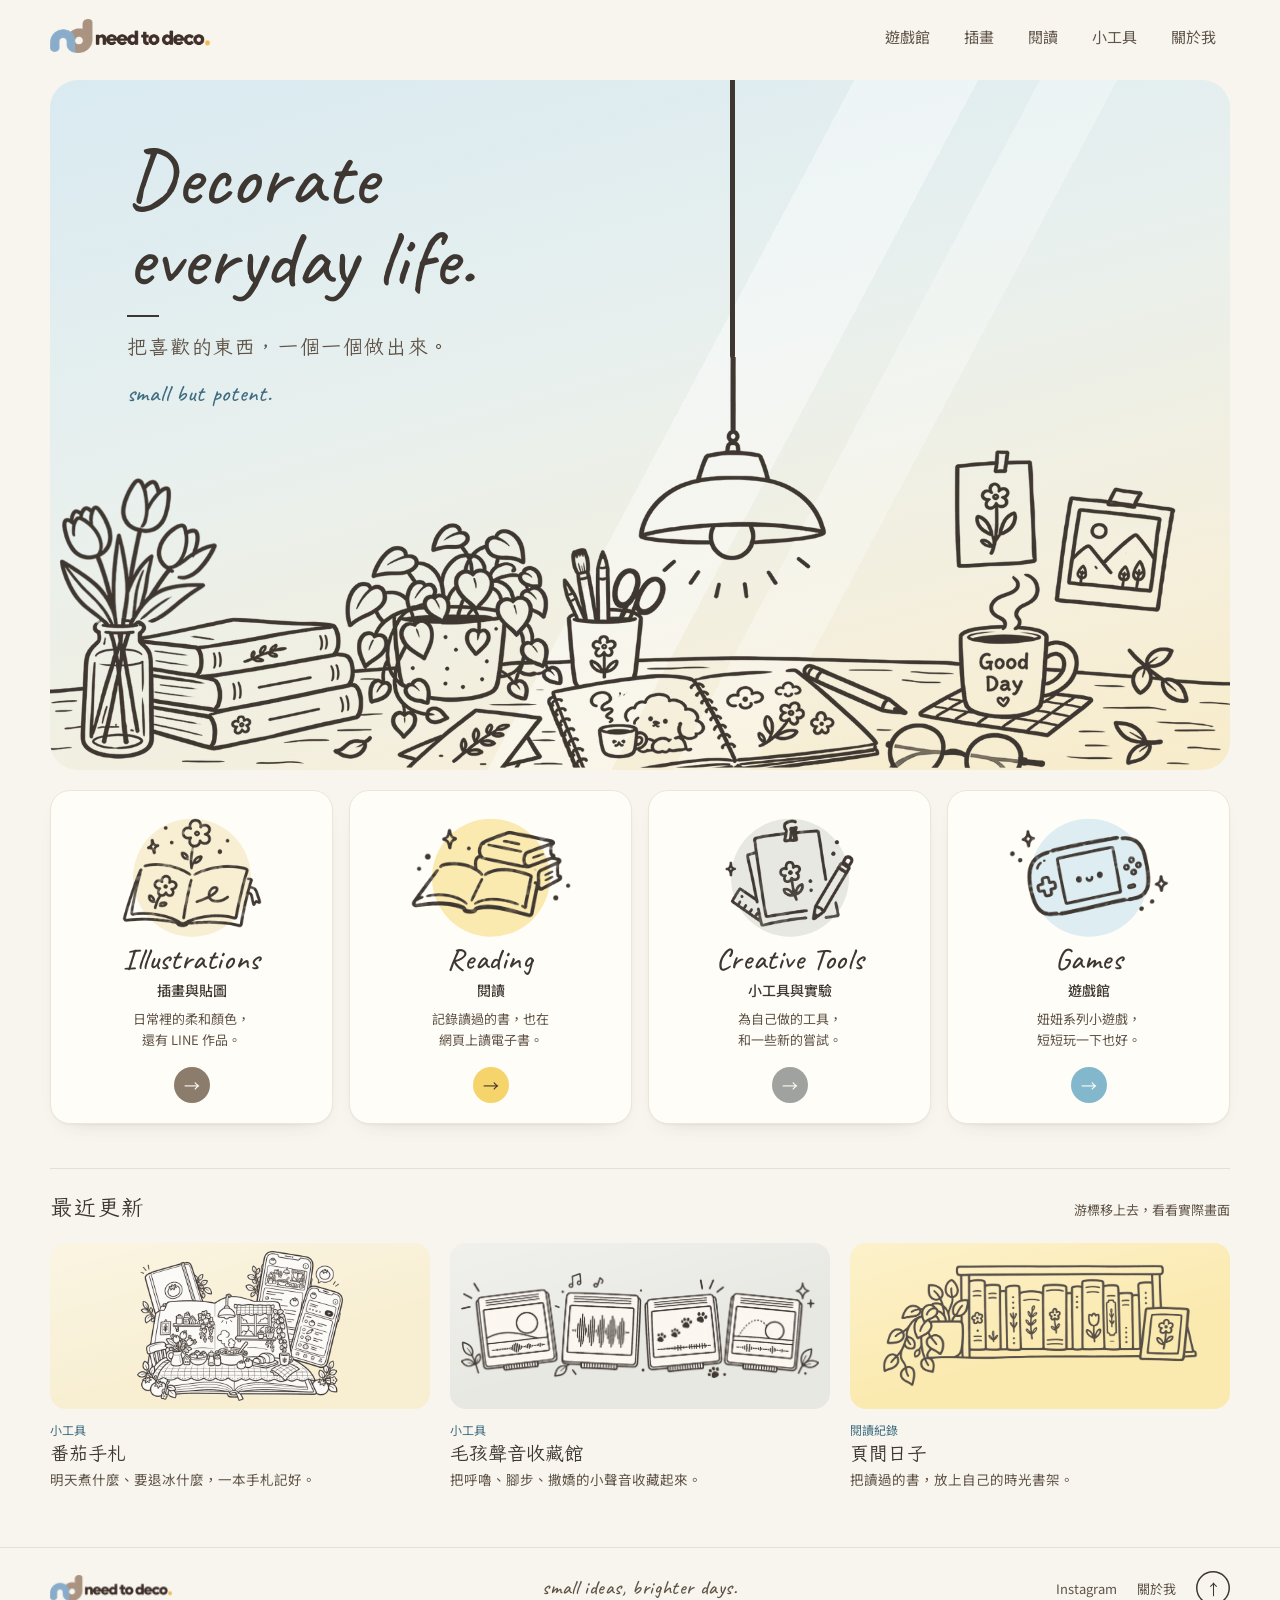
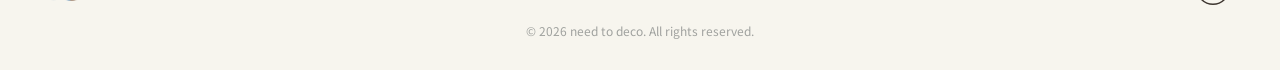
<file: index.html>
<!doctype html>
<html lang="zh-Hant">
<head>
  <meta charset="utf-8" />
  <meta name="viewport" content="width=device-width, initial-scale=1" />
  <meta name="theme-color" content="#f7f5ee" />
  <title>need to deco｜Phoebe 的遊戲、插畫與小工具</title>
  <meta name="description" content="need to deco：Phoebe 的作品小屋，收著妞妞系列遊戲、插畫、LINE 貼圖和自己做的網頁小工具。" />
  <meta property="og:title" content="need to deco｜Phoebe 的遊戲、插畫與小工具" />
  <meta property="og:description" content="need to deco：Phoebe 的作品小屋，收著妞妞系列遊戲、插畫、LINE 貼圖和自己做的網頁小工具。" />
  <link rel="icon" type="image/png" sizes="64x64" href="assets/needtodeco-mark-64.png" />
  <link rel="icon" type="image/png" sizes="192x192" href="assets/needtodeco-mark-192.png" />
  <link rel="apple-touch-icon" href="assets/needtodeco-touch-180.png" />
  <link rel="preconnect" href="https://fonts.googleapis.com">
  <link rel="preconnect" href="https://fonts.gstatic.com" crossorigin>
  <link href="https://fonts.googleapis.com/css2?family=Caveat:wght@500;600&family=Iansui&family=Noto+Sans+TC:wght@400;500;700&display=swap" rel="stylesheet">
  <link rel="stylesheet" href="styles.css?v=79" />
</head>
<body>
  <header class="site-header">
    <div class="shell header-inner">
      <a class="brand" href="index.html" aria-label="need to deco 首頁">
        <img src="assets/needtodeco-logo.png" alt="need to deco" width="1000" height="213" />
      </a>
      <nav class="nav" aria-label="主要導覽">
        <a href="games.html">遊戲館</a>
        <a href="illustrations.html">插畫</a>
        <a href="reading.html">閱讀</a>
        <a href="tools.html">小工具</a>
        <a href="about.html">關於我</a>
      </nav>
      <button class="menu-btn" aria-label="開啟選單" aria-expanded="false">選單</button>
    </div>
  </header>
  <main id="top">
    <section class="hero shell" aria-labelledby="hero-title">
      <div class="hero-copy">
        <h1 id="hero-title" lang="en"><span class="ink-line">Decorate</span><br><span class="ink-line">everyday life.</span></h1>
        <p class="hero-zh">把喜歡的東西，一個一個做出來。</p>
        <p class="hero-sub" lang="en">small but potent.</p>
      </div>
      <div class="hero-art-wrap"><span class="lamp-glow" aria-hidden="true"></span><button type="button" class="lamp-switch" aria-pressed="false" aria-label="開燈"></button><svg class="desk-fx" viewBox="0 0 1800 630" preserveAspectRatio="none" aria-hidden="true">
          <g class="steam" fill="none" stroke="#3e3630" stroke-width="7" stroke-linecap="round">
            <path class="wisp w1" d="M1446 404 q-9 -12 0 -24 q9 -12 0 -24"/>
            <path class="wisp w2" d="M1478 402 q9 -13 0 -26 q-9 -13 0 -26"/>
            <path class="wisp w3" d="M1510 405 q-8 -11 0 -22 q8 -11 0 -22"/>
          </g>
          <g class="bubble">
            <image href="assets/woof-bubble.webp" x="925" y="352" width="200" height="160.5"/>
            <image class="heart" href="assets/woof-heart.webp" x="1112" y="340" width="54" height="44"/>
          </g>
        </svg>
        <button type="button" class="desk-hit hit-cup" aria-label="咖啡杯，點一下冒熱氣"></button>
        <button type="button" class="desk-hit hit-tulip" aria-label="鬱金香，碰一下會搖一搖"></button>
        <button type="button" class="desk-hit hit-dog" aria-label="素描本裡的妞妞，點一下跟她打招呼"></button>
        <img class="hero-tulips" src="assets/hero-tulips.webp" alt="" aria-hidden="true" width="265" height="228" />
        <img class="hero-art" src="assets/hero-desk-base.webp" alt="手繪線稿：書桌上有鬱金香、書本、盆栽、筆筒、吊燈、畫著妞妞的素描本和寫著 Good Day 的咖啡杯" width="1800" height="630" /></div>
    </section>

    <section class="shell cats" aria-label="作品分類">
      <div class="cat-grid">
        <a class="cat-card c-puff" href="illustrations.html">
          <span class="cat-icon"><img src="assets/icon-illustrations.png" alt="" loading="lazy" /></span>
          <span class="cat-en" lang="en">Illustrations</span>
          <span class="cat-zh">插畫與貼圖</span>
          <span class="cat-desc">日常裡的柔和顏色，還有 LINE 作品。</span>
          <span class="cat-go" aria-hidden="true">→</span>
        </a>
        <a class="cat-card c-sun" href="reading.html">
          <span class="cat-icon"><img src="assets/icon-reading.png" alt="" loading="lazy" /></span>
          <span class="cat-en" lang="en">Reading</span>
          <span class="cat-zh">閱讀</span>
          <span class="cat-desc">記錄讀過的書，也在網頁上讀電子書。</span>
          <span class="cat-go" aria-hidden="true">→</span>
        </a>
        <a class="cat-card c-stone" href="tools.html">
          <span class="cat-icon"><img src="assets/icon-tools.png" alt="" loading="lazy" /></span>
          <span class="cat-en" lang="en">Creative Tools</span>
          <span class="cat-zh">小工具與實驗</span>
          <span class="cat-desc">為自己做的工具，和一些新的嘗試。</span>
          <span class="cat-go" aria-hidden="true">→</span>
        </a>
        <a class="cat-card c-sky" href="games.html">
          <span class="cat-icon"><img src="assets/icon-games.png" alt="" loading="lazy" /></span>
          <span class="cat-en" lang="en">Games</span>
          <span class="cat-zh">遊戲館</span>
          <span class="cat-desc">妞妞系列小遊戲，短短玩一下也好。</span>
          <span class="cat-go" aria-hidden="true">→</span>
        </a>
      </div>
    </section>

    <section class="shell recent" aria-labelledby="recent-title">
      <div class="row-head">
        <h2 id="recent-title">最近更新</h2>
        <p class="row-hint"><span class="hint-hover">游標移上去，看看實際畫面</span><span class="hint-touch">滑到卡片時，線稿會變成實際畫面</span></p>
      </div>
      <div class="recent-grid">
        <a class="recent-card" href="tomato-notes.html">
          <span class="recent-img c-puff">
            <img class="sketch" style="inset:5% 4%;width:92%;height:90%" src="assets/tomato/sketch-tomato-hand.webp?v=2" alt="" loading="lazy" />
            <img class="real" src="assets/tomato/tomato-card.webp?v=2" alt="番茄手札的實際畫面：紅色布面手札和手機上的明天菜單" loading="lazy" />
          </span>
          <span class="recent-kind">小工具</span>
          <span class="recent-name">番茄手札</span>
          <span class="recent-desc">明天煮什麼、要退冰什麼，一本手札記好。</span>
        </a>
        <a class="recent-card" href="pet-sound-archive.html">
          <span class="recent-img c-stone">
            <img class="sketch" style="inset:6% 3%;width:94%;height:88%" src="assets/sketch-pet-sound.webp" alt="" loading="lazy" />
            <img class="real" src="assets/pet-sound-shot.webp" alt="毛孩聲音收藏館的實際畫面：四張毛孩聲音標本卡" loading="lazy" />
          </span>
          <span class="recent-kind">小工具</span>
          <span class="recent-name">毛孩聲音收藏館</span>
          <span class="recent-desc">把呼嚕、腳步、撒嬌的小聲音收藏起來。</span>
        </a>
        <a class="recent-card" href="pages-between-days.html">
          <span class="recent-img c-sun">
            <img class="sketch" src="assets/sketch-pages-between-days.webp" alt="" loading="lazy" />
            <img class="real" src="assets/pages-between-days-shelf.webp" alt="頁間日子的實際畫面：依月份排列、放滿書封的木書架" loading="lazy" />
          </span>
          <span class="recent-kind">閱讀紀錄</span>
          <span class="recent-name">頁間日子</span>
          <span class="recent-desc">把讀過的書，放上自己的時光書架。</span>
        </a>
      </div>
    </section>
  </main>
  <footer class="site-footer">
    <div class="shell footer-inner">
      <a class="footer-brand" href="index.html"><img src="assets/needtodeco-logo.png" alt="need to deco" width="1000" height="213" loading="lazy" /></a>
      <p class="footer-motto" lang="en">small ideas, brighter days.</p>
      <nav class="footer-links" aria-label="外部連結">
        <a href="https://www.instagram.com/needtodeco/" target="_blank" rel="noreferrer">Instagram</a>
        <a href="about.html">關於我</a>
        <a href="#top" class="to-top" aria-label="回到最上面">↑</a>
      </nav>
    </div>
    <p class="shell copyright">© 2026 need to deco. All rights reserved.</p>
  </footer>
  <script src="script.js?v=75"></script>
</body>
</html>
</file>
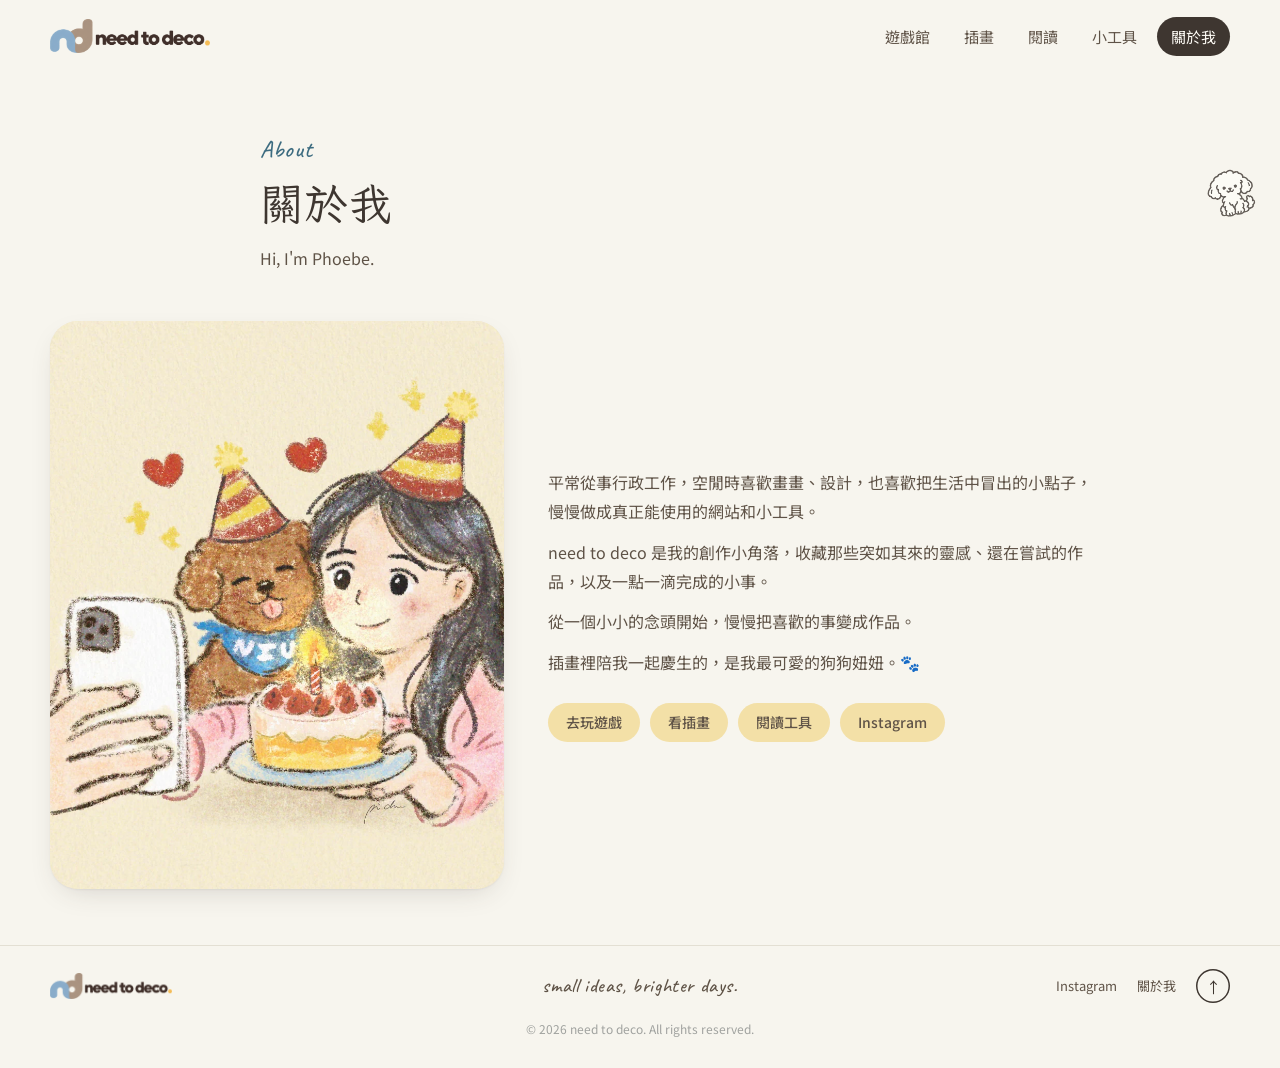
<file: about.html>
<!doctype html>
<html lang="zh-Hant">
<head>
  <meta charset="utf-8" />
  <meta name="viewport" content="width=device-width, initial-scale=1" />
  <meta name="theme-color" content="#f7f5ee" />
  <title>關於我｜need to deco</title>
  <meta name="description" content="關於 Phoebe 與 need to deco。" />
  <meta property="og:title" content="關於我｜need to deco" />
  <meta property="og:description" content="關於 Phoebe 與 need to deco。" />
  <link rel="icon" type="image/png" sizes="64x64" href="assets/needtodeco-mark-64.png" />
  <link rel="icon" type="image/png" sizes="192x192" href="assets/needtodeco-mark-192.png" />
  <link rel="apple-touch-icon" href="assets/needtodeco-touch-180.png" />
  <link rel="preconnect" href="https://fonts.googleapis.com">
  <link rel="preconnect" href="https://fonts.gstatic.com" crossorigin>
  <link href="https://fonts.googleapis.com/css2?family=Caveat:wght@500;600&family=Iansui&family=Noto+Sans+TC:wght@400;500;700&display=swap" rel="stylesheet">
  <link rel="stylesheet" href="styles.css?v=79" />
</head>
<body>
  <header class="site-header">
    <div class="shell header-inner">
      <a class="brand" href="index.html" aria-label="need to deco 首頁">
        <img src="assets/needtodeco-logo.png" alt="need to deco" width="1000" height="213" />
      </a>
      <nav class="nav" aria-label="主要導覽">
        <a href="games.html">遊戲館</a>
        <a href="illustrations.html">插畫</a>
        <a href="reading.html">閱讀</a>
        <a href="tools.html">小工具</a>
        <a href="about.html" aria-current="page">關於我</a>
      </nav>
      <button class="menu-btn" aria-label="開啟選單" aria-expanded="false">選單</button>
    </div>
  </header>
  <main id="top">
    <section class="page-head shell">
      <p class="page-en" lang="en">About</p>
      <h1>關於我</h1>
      <p class="page-lead">Hi, I'm Phoebe.</p>
    </section>
    <section class="shell block about">
      <div class="about-art is-photo"><img src="assets/about-birthday.webp" width="880" height="1100" alt="手繪插畫：戴著派對帽的我和我的狗狗妞妞，捧著生日蛋糕一起自拍" loading="lazy" /></div>
      <div class="about-copy">
        <p>平常從事行政工作，空閒時喜歡畫畫、設計，也喜歡把生活中冒出的小點子，慢慢做成真正能使用的網站和小工具。</p>
        <p>need to deco 是我的創作小角落，收藏那些突如其來的靈感、還在嘗試的作品，以及一點一滴完成的小事。</p>
        <p>從一個小小的念頭開始，慢慢把喜歡的事變成作品。</p>
        <p>插畫裡陪我一起慶生的，是我最可愛的狗狗妞妞。🐾</p>
        <div class="pill-links"><a href="games.html">去玩遊戲</a><a href="illustrations.html">看插畫</a><a href="reading.html">閱讀工具</a><a href="https://www.instagram.com/needtodeco/" target="_blank" rel="noreferrer">Instagram</a></div>
      </div>
    </section>

    <button type="button" class="niu-peek" data-spot="about" style="right:2%;top:12%;--rot:-12deg" aria-label="找到躲起來的妞妞了！"><img src="assets/niuniu-peek.webp" alt="" width="180" height="181" /></button>
  </main>
  <footer class="site-footer">
    <div class="shell footer-inner">
      <a class="footer-brand" href="index.html"><img src="assets/needtodeco-logo.png" alt="need to deco" width="1000" height="213" loading="lazy" /></a>
      <p class="footer-motto" lang="en">small ideas, brighter days.</p>
      <nav class="footer-links" aria-label="外部連結">
        <a href="https://www.instagram.com/needtodeco/" target="_blank" rel="noreferrer">Instagram</a>
        <a href="about.html">關於我</a>
        <a href="#top" class="to-top" aria-label="回到最上面">↑</a>
      </nav>
    </div>
    <p class="shell copyright">© 2026 need to deco. All rights reserved.</p>
  </footer>
  <script src="script.js?v=75"></script>
</body>
</html>
</file>
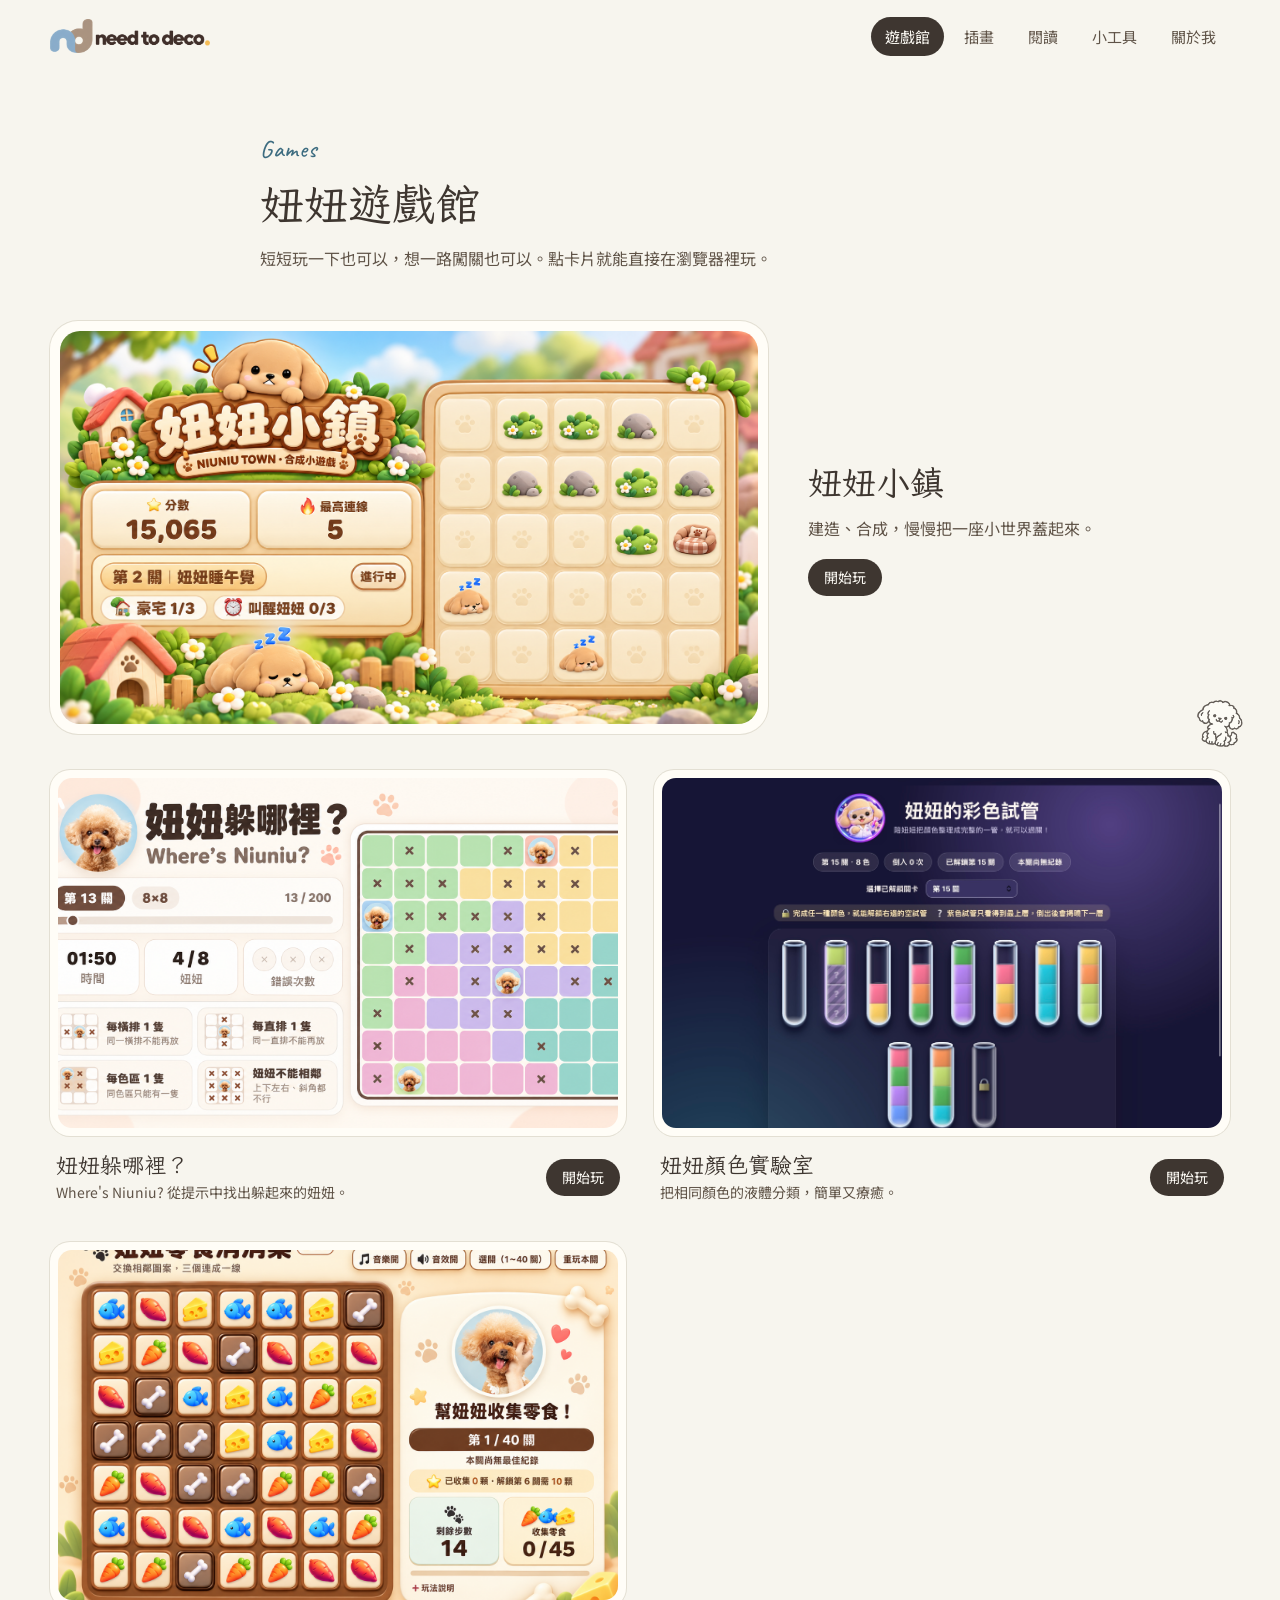
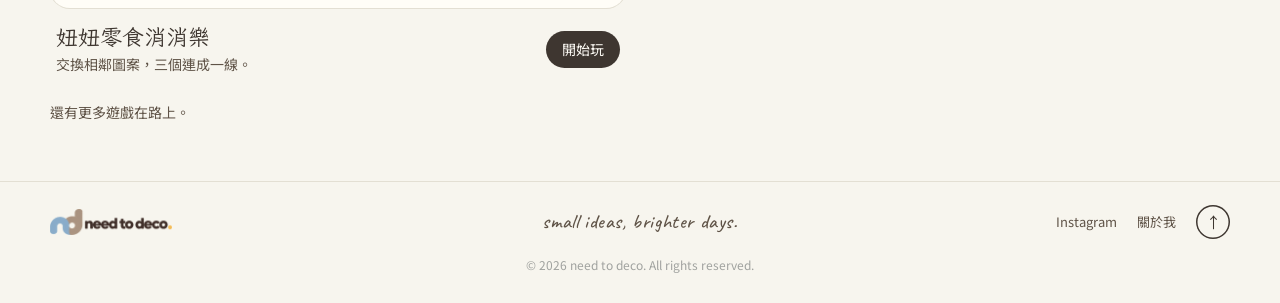
<file: games.html>
<!doctype html>
<html lang="zh-Hant">
<head>
  <meta charset="utf-8" />
  <meta name="viewport" content="width=device-width, initial-scale=1" />
  <meta name="theme-color" content="#f7f5ee" />
  <title>妞妞遊戲館｜need to deco</title>
  <meta name="description" content="妞妞系列網頁小遊戲：妞妞小鎮、妞妞躲哪裡、顏色實驗室、零食消消樂。" />
  <meta property="og:title" content="妞妞遊戲館｜need to deco" />
  <meta property="og:description" content="妞妞系列網頁小遊戲：妞妞小鎮、妞妞躲哪裡、顏色實驗室、零食消消樂。" />
  <link rel="icon" type="image/png" sizes="64x64" href="assets/needtodeco-mark-64.png" />
  <link rel="icon" type="image/png" sizes="192x192" href="assets/needtodeco-mark-192.png" />
  <link rel="apple-touch-icon" href="assets/needtodeco-touch-180.png" />
  <link rel="preconnect" href="https://fonts.googleapis.com">
  <link rel="preconnect" href="https://fonts.gstatic.com" crossorigin>
  <link href="https://fonts.googleapis.com/css2?family=Caveat:wght@500;600&family=Iansui&family=Noto+Sans+TC:wght@400;500;700&display=swap" rel="stylesheet">
  <link rel="stylesheet" href="styles.css?v=79" />
</head>
<body>
  <header class="site-header">
    <div class="shell header-inner">
      <a class="brand" href="index.html" aria-label="need to deco 首頁">
        <img src="assets/needtodeco-logo.png" alt="need to deco" width="1000" height="213" />
      </a>
      <nav class="nav" aria-label="主要導覽">
        <a href="games.html" aria-current="page">遊戲館</a>
        <a href="illustrations.html">插畫</a>
        <a href="reading.html">閱讀</a>
        <a href="tools.html">小工具</a>
        <a href="about.html">關於我</a>
      </nav>
      <button class="menu-btn" aria-label="開啟選單" aria-expanded="false">選單</button>
    </div>
  </header>
  <main id="top">
    <section class="page-head shell">
      <p class="page-en" lang="en">Games</p>
      <h1>妞妞遊戲館</h1>
      <p class="page-lead">短短玩一下也可以，想一路闖關也可以。點卡片就能直接在瀏覽器裡玩。</p>
    </section>
    <section class="shell block">
      <div class="work-grid">
        <a class="work-card feature" href="https://town.needtodeco.com/" target="_blank" rel="noreferrer">
          <span class="work-screen"><img class="" src="assets/town-actual.png" alt="妞妞小鎮遊戲畫面" loading="lazy" /></span>
          <span class="work-meta"><span class="work-name">妞妞小鎮</span><span class="work-desc">建造、合成，慢慢把一座小世界蓋起來。</span><span class="work-go">開始玩</span></span>
        </a>
        <a class="work-card" href="https://hide.needtodeco.com/" target="_blank" rel="noreferrer">
          <span class="work-screen"><img class="" src="assets/find-actual.png" alt="妞妞躲哪裡？遊戲畫面" loading="lazy" /></span>
          <span class="work-meta"><span class="work-name">妞妞躲哪裡？</span><span class="work-desc">Where's Niuniu? 從提示中找出躲起來的妞妞。</span><span class="work-go">開始玩</span></span>
        </a>
        <a class="work-card" href="https://color.needtodeco.com/" target="_blank" rel="noreferrer">
          <span class="work-screen"><img class="pos-top" src="assets/tubes-actual.jpg?v=2" alt="妞妞顏色實驗室遊戲畫面" loading="lazy" /></span>
          <span class="work-meta"><span class="work-name">妞妞顏色實驗室</span><span class="work-desc">把相同顏色的液體分類，簡單又療癒。</span><span class="work-go">開始玩</span></span>
        </a>
        <a class="work-card" href="https://match.needtodeco.com/" target="_blank" rel="noreferrer">
          <span class="work-screen"><img class="" src="assets/match3-actual.png" alt="妞妞零食消消樂遊戲畫面" loading="lazy" /></span>
          <span class="work-meta"><span class="work-name">妞妞零食消消樂</span><span class="work-desc">交換相鄰圖案，三個連成一線。</span><span class="work-go">開始玩</span></span>
        </a>
      </div>
      <p class="more-note">還有更多遊戲在路上。</p>
    </section>

    <button type="button" class="niu-peek" data-spot="games" style="right:3%;top:38%;--rot:12deg" aria-label="找到躲起來的妞妞了！"><img src="assets/niuniu-peek.webp" alt="" width="180" height="181" /></button>
  </main>
  <footer class="site-footer">
    <div class="shell footer-inner">
      <a class="footer-brand" href="index.html"><img src="assets/needtodeco-logo.png" alt="need to deco" width="1000" height="213" loading="lazy" /></a>
      <p class="footer-motto" lang="en">small ideas, brighter days.</p>
      <nav class="footer-links" aria-label="外部連結">
        <a href="https://www.instagram.com/needtodeco/" target="_blank" rel="noreferrer">Instagram</a>
        <a href="about.html">關於我</a>
        <a href="#top" class="to-top" aria-label="回到最上面">↑</a>
      </nav>
    </div>
    <p class="shell copyright">© 2026 need to deco. All rights reserved.</p>
  </footer>
  <script src="script.js?v=75"></script>
</body>
</html>
</file>
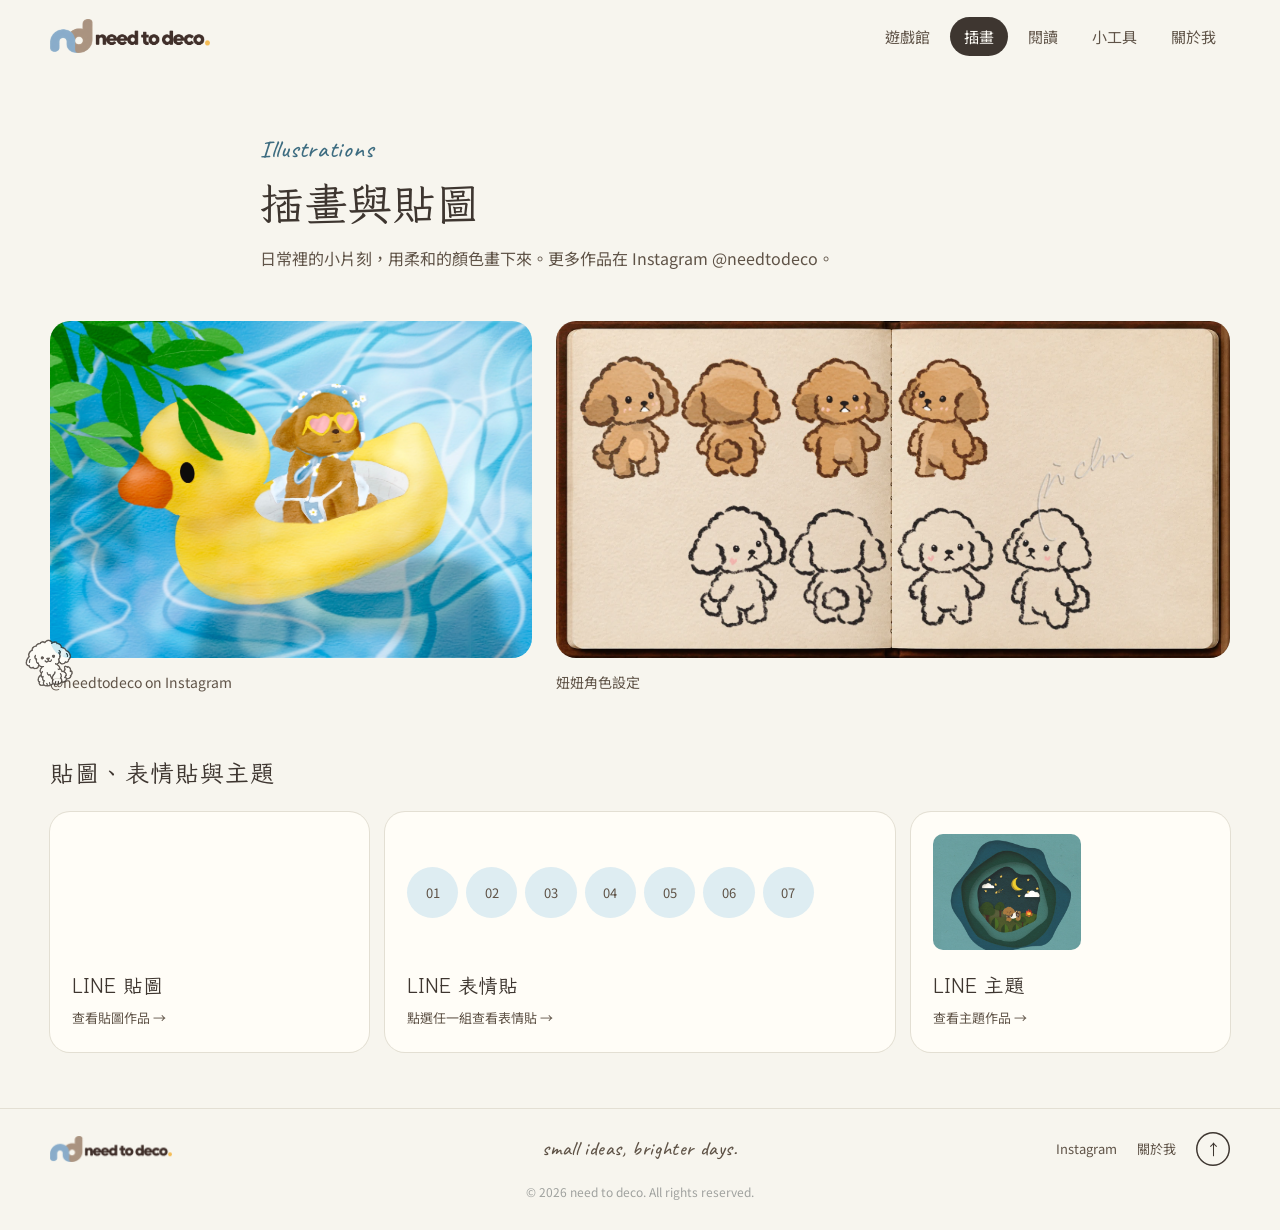
<file: illustrations.html>
<!doctype html>
<html lang="zh-Hant">
<head>
  <meta charset="utf-8" />
  <meta name="viewport" content="width=device-width, initial-scale=1" />
  <meta name="theme-color" content="#f7f5ee" />
  <title>插畫與貼圖｜need to deco</title>
  <meta name="description" content="needtodeco 的插畫、妞妞角色設定，以及 LINE 貼圖、表情貼與主題。" />
  <meta property="og:title" content="插畫與貼圖｜need to deco" />
  <meta property="og:description" content="needtodeco 的插畫、妞妞角色設定，以及 LINE 貼圖、表情貼與主題。" />
  <link rel="icon" type="image/png" sizes="64x64" href="assets/needtodeco-mark-64.png" />
  <link rel="icon" type="image/png" sizes="192x192" href="assets/needtodeco-mark-192.png" />
  <link rel="apple-touch-icon" href="assets/needtodeco-touch-180.png" />
  <link rel="preconnect" href="https://fonts.googleapis.com">
  <link rel="preconnect" href="https://fonts.gstatic.com" crossorigin>
  <link href="https://fonts.googleapis.com/css2?family=Caveat:wght@500;600&family=Iansui&family=Noto+Sans+TC:wght@400;500;700&display=swap" rel="stylesheet">
  <link rel="stylesheet" href="styles.css?v=79" />
</head>
<body>
  <header class="site-header">
    <div class="shell header-inner">
      <a class="brand" href="index.html" aria-label="need to deco 首頁">
        <img src="assets/needtodeco-logo.png" alt="need to deco" width="1000" height="213" />
      </a>
      <nav class="nav" aria-label="主要導覽">
        <a href="games.html">遊戲館</a>
        <a href="illustrations.html" aria-current="page">插畫</a>
        <a href="reading.html">閱讀</a>
        <a href="tools.html">小工具</a>
        <a href="about.html">關於我</a>
      </nav>
      <button class="menu-btn" aria-label="開啟選單" aria-expanded="false">選單</button>
    </div>
  </header>
  <main id="top">
    <section class="page-head shell">
      <p class="page-en" lang="en">Illustrations</p>
      <h1>插畫與貼圖</h1>
      <p class="page-lead">日常裡的小片刻，用柔和的顏色畫下來。更多作品在 Instagram @needtodeco。</p>
    </section>
    <section class="shell block">
      <div class="illus-gallery">
        <a class="illus-pic pic-duck" href="https://www.instagram.com/needtodeco/" target="_blank" rel="noreferrer">
          <img src="assets/illustration-cover.jpg" alt="needtodeco 插畫：妞妞坐在黃色小鴨泳圈上" loading="lazy" width="2048" height="1430" />
          <span class="pic-label">@needtodeco on Instagram</span>
        </a>
        <figure class="illus-pic pic-sheet">
          <img src="assets/niuniu-sheet.webp" alt="妞妞角色設定：正面、背面與側面的上色稿和線稿" loading="lazy" width="1774" height="887" />
          <figcaption class="pic-label">妞妞角色設定</figcaption>
        </figure>
      </div>
    </section>
    <section class="shell block">
      <div class="line-store-panel" id="line">
        <h3 class="sub-title">貼圖、表情貼與主題</h3>

        <div class="line-store-grid">
          <a class="line-product line-product-feature" href="https://store.line.me/stickershop/product/17339391/zh-Hant?utm_source=gnsh_stickerDetail" target="_blank" rel="noreferrer">
            <span class="line-thumb"><img src="https://stickershop.line-scdn.net/stickershop/v1/product/17339391/LINEStorePC/main.png" alt="LINE 貼圖封面" loading="lazy" onerror="this.parentElement.remove()" /></span>
            <strong>LINE 貼圖</strong>
            <span>查看貼圖作品 →</span>
          </a>

          <div class="line-product line-emoji-group">
            <div class="emoji-links" aria-label="LINE 表情貼作品">
              <a href="https://store.line.me/emojishop/product/6298157a02450a0831387b84/zh-Hant" target="_blank" rel="noreferrer" aria-label="LINE 表情貼 01"><span>01</span><img src="https://stickershop.line-scdn.net/sticonshop/v1/product/6298157a02450a0831387b84/iPhone/main.png" alt="" loading="lazy" onerror="this.remove()" /></a>
              <a href="https://store.line.me/emojishop/product/681dbb161405823fb2ed10bc/zh-Hant?lang=zh-Hant&amp;utm_source=gnsh_sticonDetail" target="_blank" rel="noreferrer" aria-label="LINE 表情貼 02"><span>02</span><img src="https://stickershop.line-scdn.net/sticonshop/v1/product/681dbb161405823fb2ed10bc/iPhone/main.png" alt="" loading="lazy" onerror="this.remove()" /></a>
              <a href="https://store.line.me/emojishop/product/6878ae0548df014043ba25ea/zh-Hant" target="_blank" rel="noreferrer" aria-label="LINE 表情貼 03"><span>03</span><img src="https://stickershop.line-scdn.net/sticonshop/v1/product/6878ae0548df014043ba25ea/iPhone/main.png" alt="" loading="lazy" onerror="this.remove()" /></a>
              <a href="https://store.line.me/emojishop/product/683409067c063c41352eb0d3/zh-Hant" target="_blank" rel="noreferrer" aria-label="LINE 表情貼 04"><span>04</span><img src="https://stickershop.line-scdn.net/sticonshop/v1/product/683409067c063c41352eb0d3/iPhone/main.png" alt="" loading="lazy" onerror="this.remove()" /></a>
              <a href="https://store.line.me/emojishop/product/68537244690f116e3be35861/zh-Hant" target="_blank" rel="noreferrer" aria-label="LINE 表情貼 05"><span>05</span><img src="https://stickershop.line-scdn.net/sticonshop/v1/product/68537244690f116e3be35861/iPhone/main.png" alt="" loading="lazy" onerror="this.remove()" /></a>
              <a href="https://store.line.me/emojishop/product/685e3877eaa20a6f72d6ddb5/zh-Hant" target="_blank" rel="noreferrer" aria-label="LINE 表情貼 06"><span>06</span><img src="https://stickershop.line-scdn.net/sticonshop/v1/product/685e3877eaa20a6f72d6ddb5/iPhone/main.png" alt="" loading="lazy" onerror="this.remove()" /></a>
              <a href="https://store.line.me/emojishop/product/684a8bc9690f116e3be34178/zh-Hant" target="_blank" rel="noreferrer" aria-label="LINE 表情貼 07"><span>07</span><img src="https://stickershop.line-scdn.net/sticonshop/v1/product/684a8bc9690f116e3be34178/iPhone/main.png" alt="" loading="lazy" onerror="this.remove()" /></a>
            </div>
            <strong>LINE 表情貼</strong>
            <span>點選任一組查看表情貼 →</span>
          </div>

          <a class="line-product line-product-theme" href="https://store.line.me/themeshop/product/181d70fa-5ddb-4bf8-8a29-758d72087d2b/zh-Hant?lang=zh-Hant&amp;ref=lsh_themeDetail" target="_blank" rel="noreferrer">
            <span class="line-thumb line-thumb-theme"><img src="assets/line-theme.png" data-line-theme="181d70fa-5ddb-4bf8-8a29-758d72087d2b" alt="LINE 主題封面" /></span>
            <strong>LINE 主題</strong>
            <span>查看主題作品 →</span>
          </a>
        </div>
      </div>
    </section>

    <button type="button" class="niu-peek" data-spot="illustrations" style="left:2%;top:58%;--rot:-10deg" aria-label="找到躲起來的妞妞了！"><img src="assets/niuniu-peek.webp" alt="" width="180" height="181" /></button>
  </main>
  <footer class="site-footer">
    <div class="shell footer-inner">
      <a class="footer-brand" href="index.html"><img src="assets/needtodeco-logo.png" alt="need to deco" width="1000" height="213" loading="lazy" /></a>
      <p class="footer-motto" lang="en">small ideas, brighter days.</p>
      <nav class="footer-links" aria-label="外部連結">
        <a href="https://www.instagram.com/needtodeco/" target="_blank" rel="noreferrer">Instagram</a>
        <a href="about.html">關於我</a>
        <a href="#top" class="to-top" aria-label="回到最上面">↑</a>
      </nav>
    </div>
    <p class="shell copyright">© 2026 need to deco. All rights reserved.</p>
  </footer>
  <script src="script.js?v=75"></script>
</body>
</html>
</file>
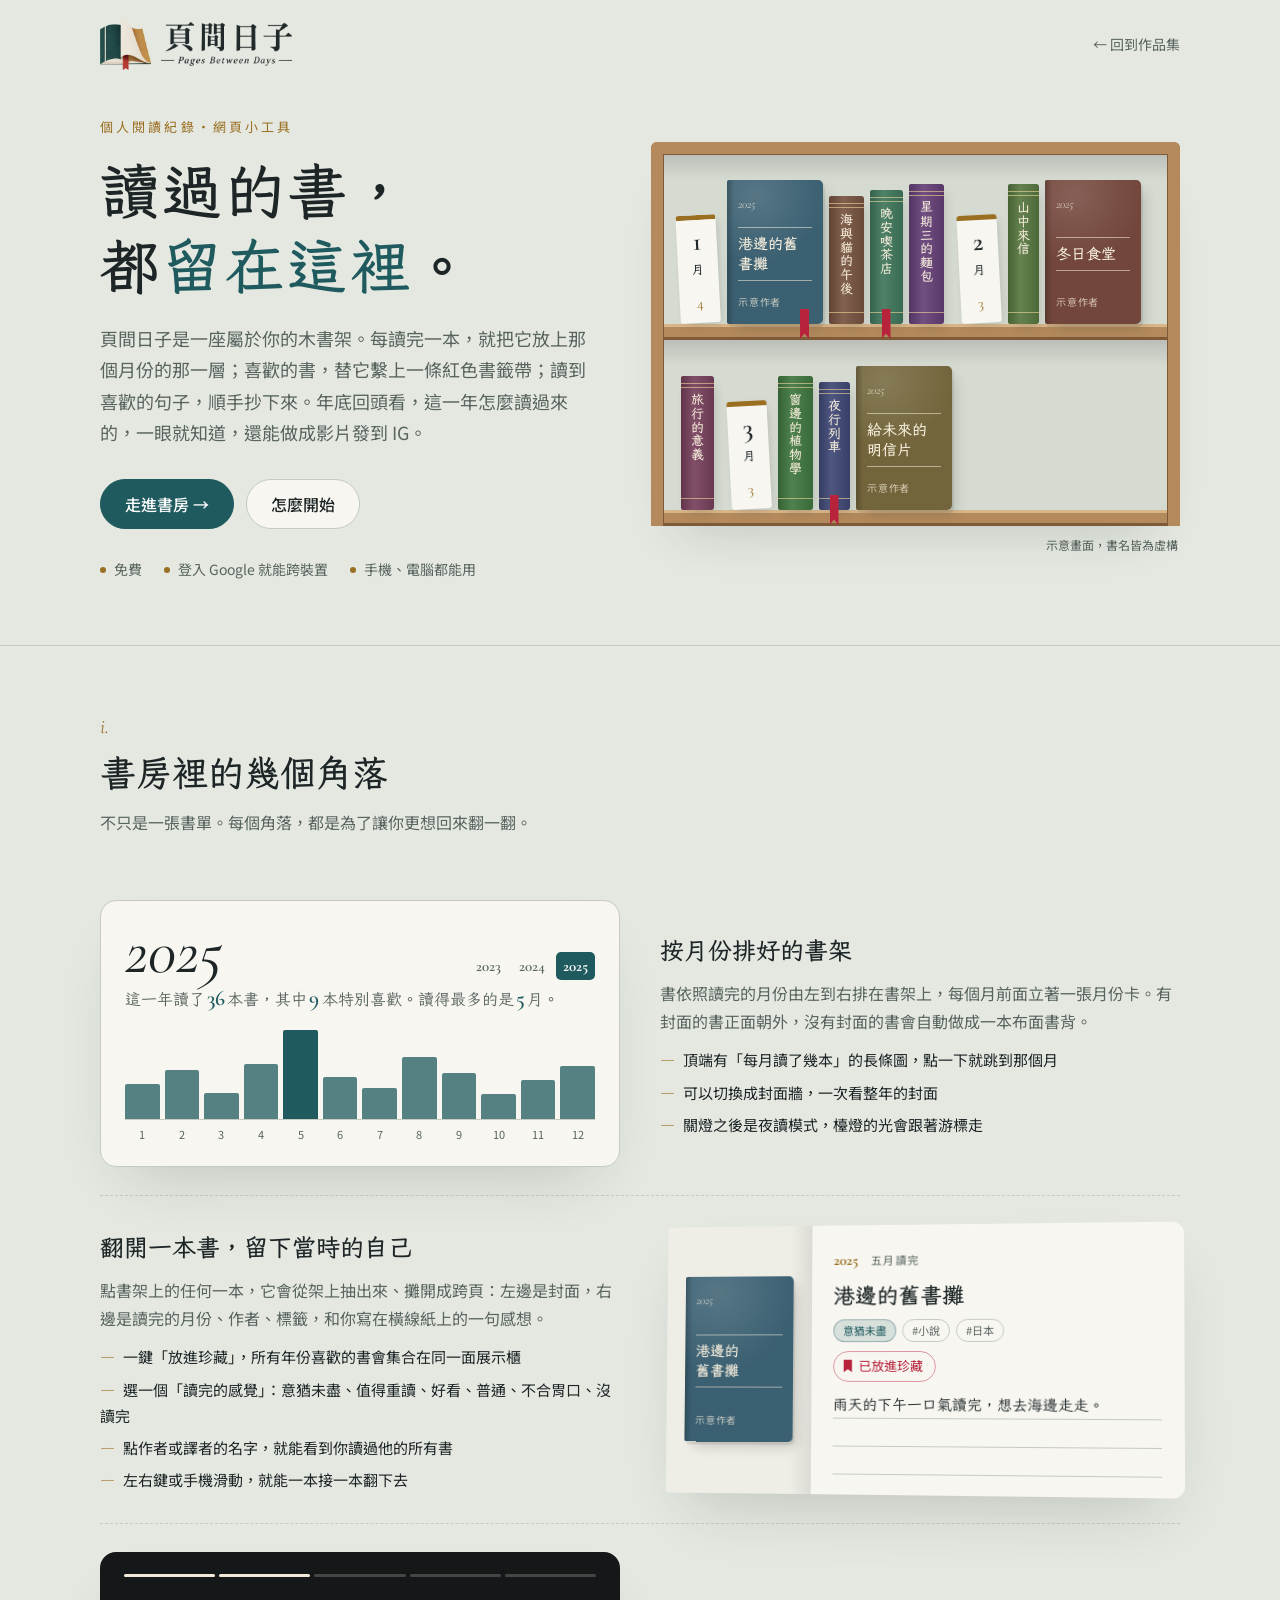
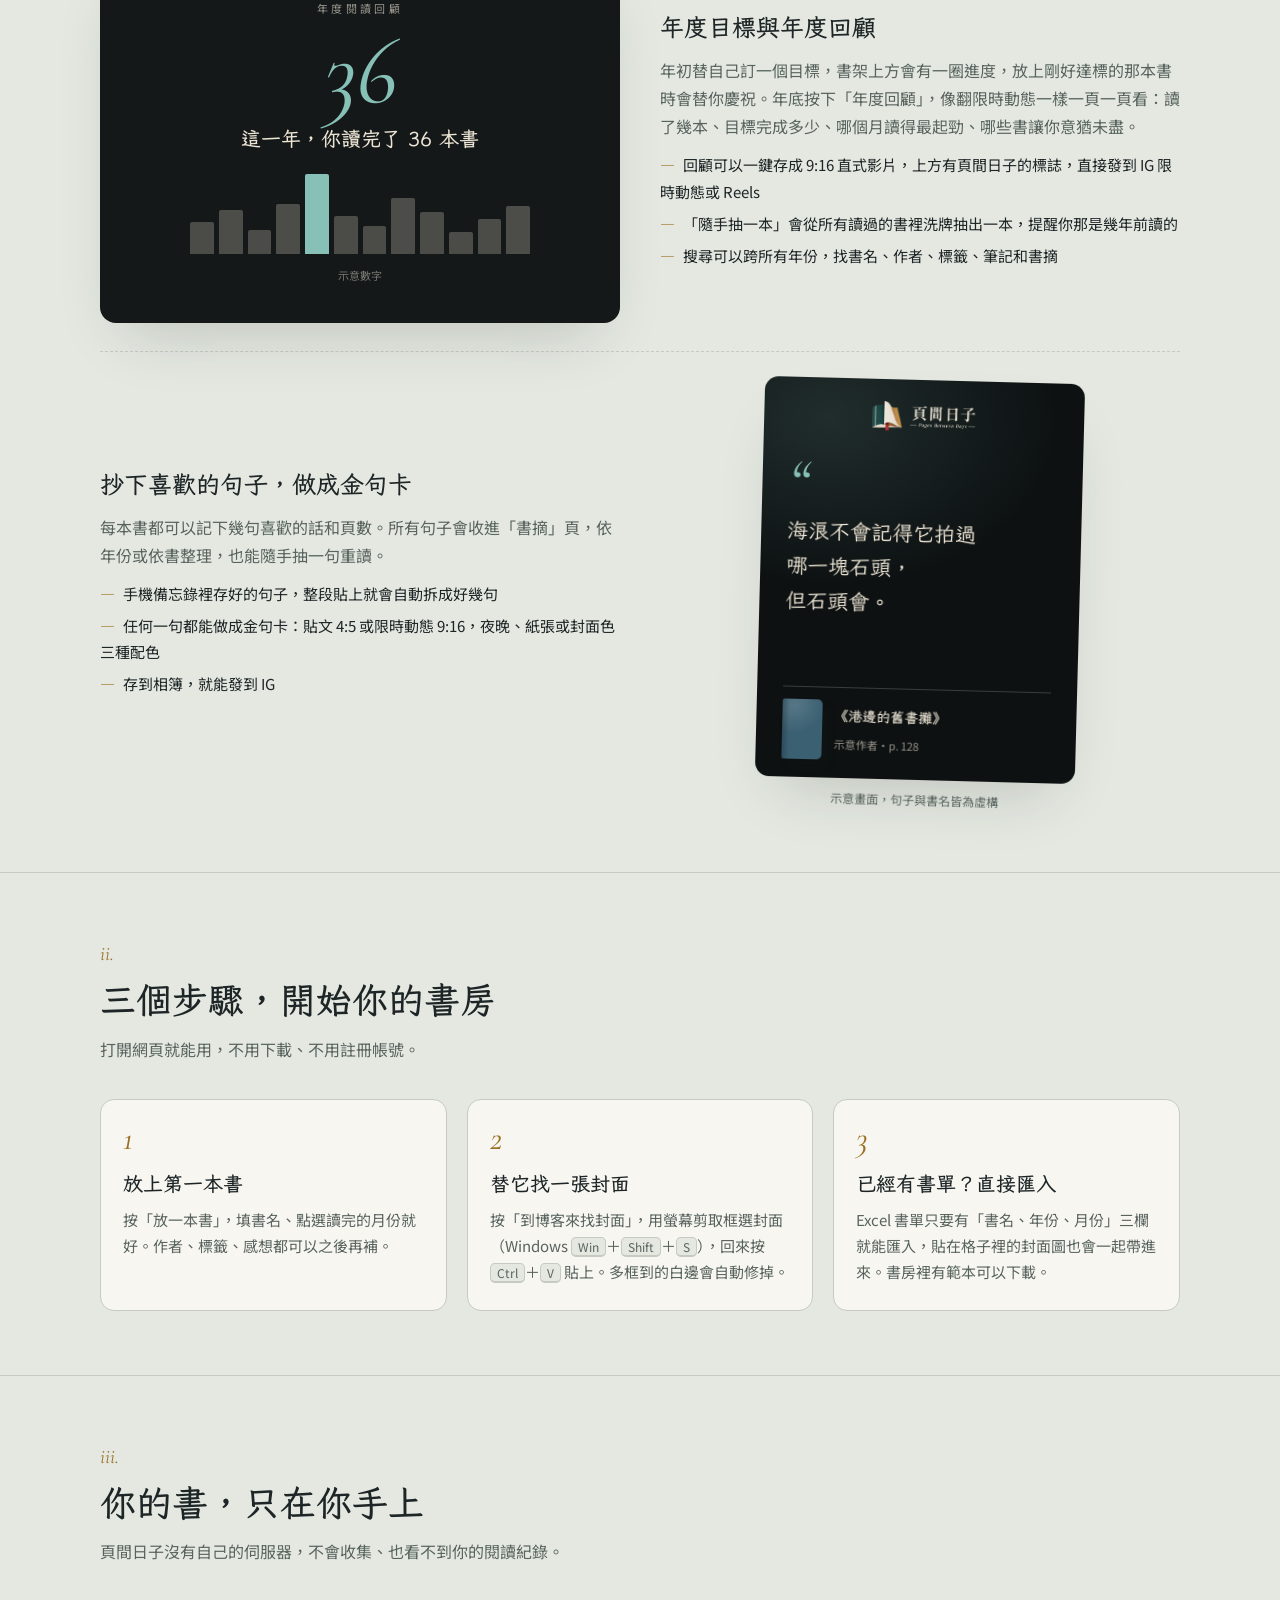
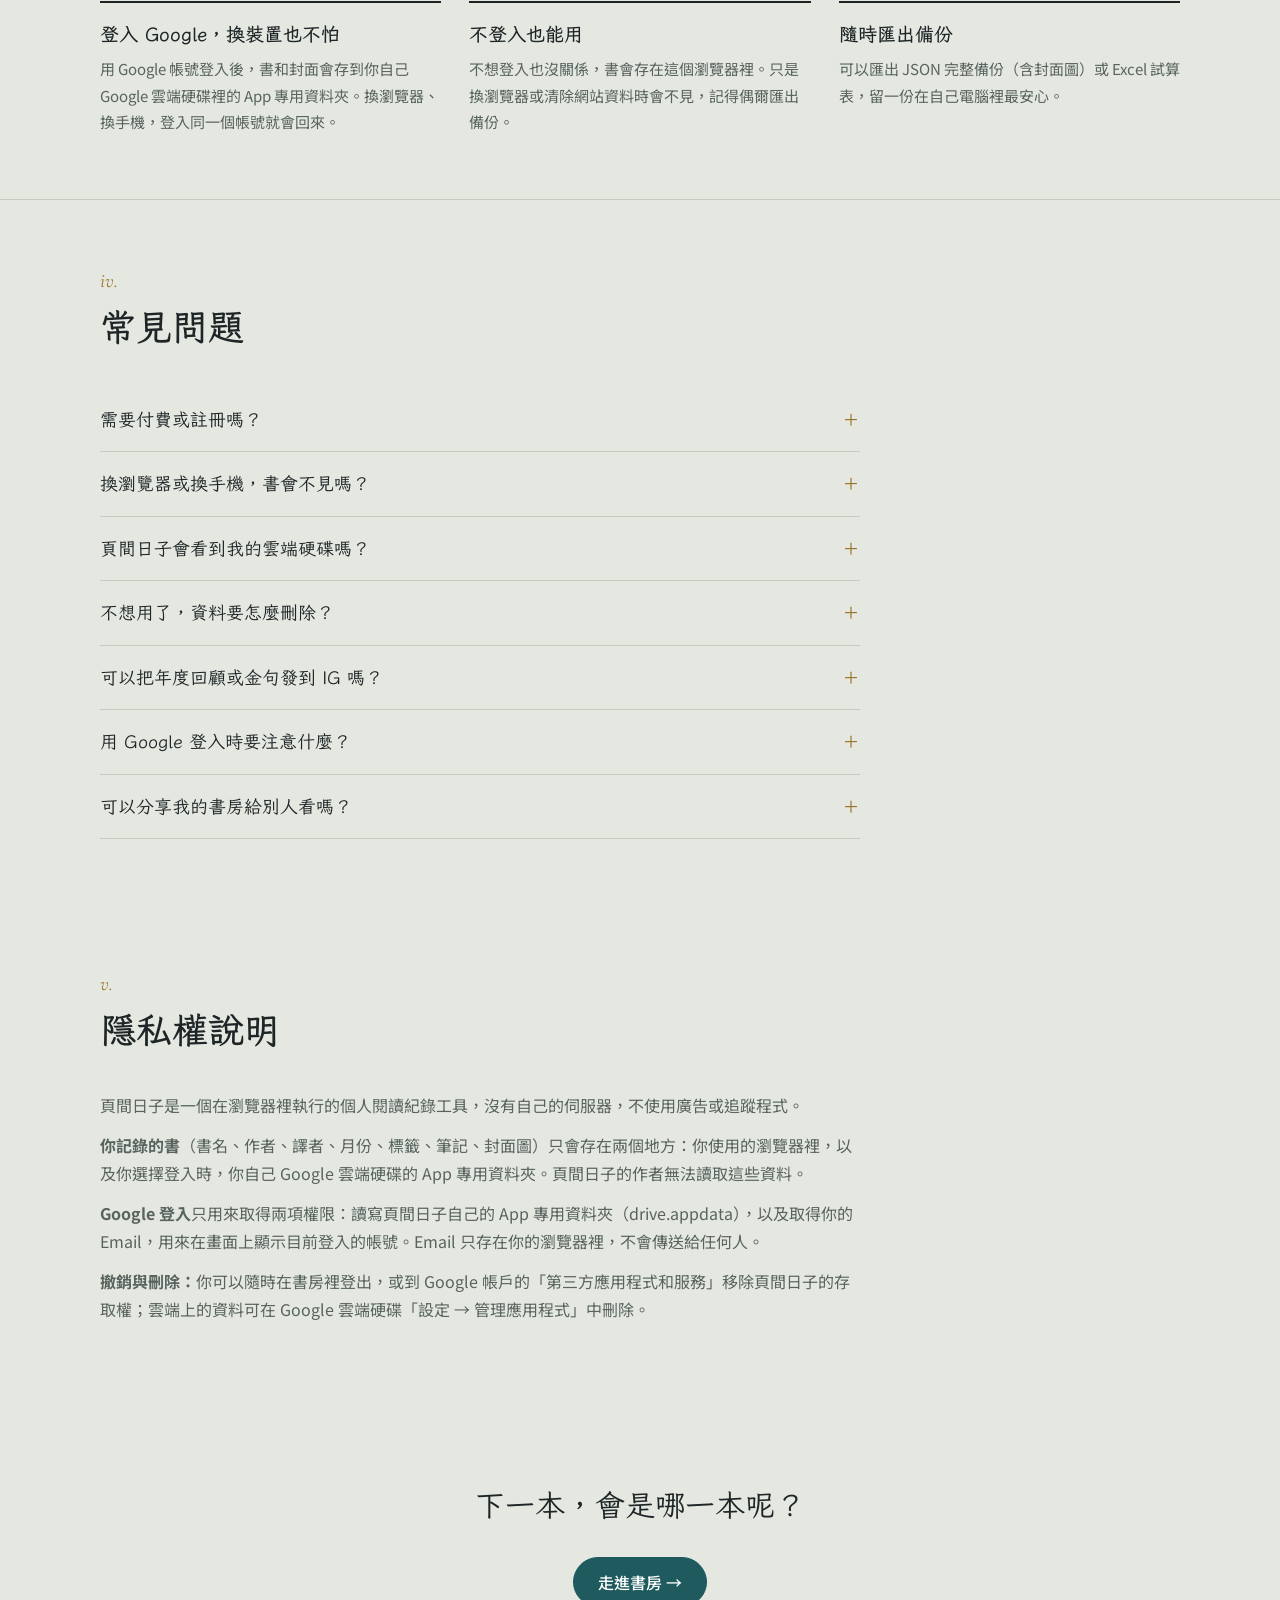
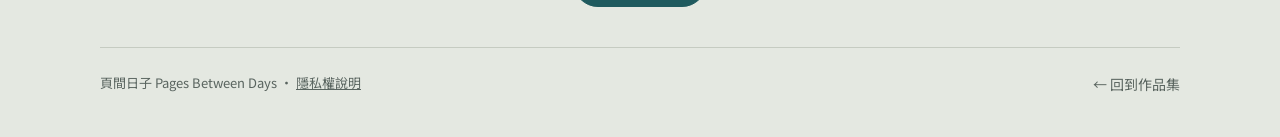
<file: pages-between-days.html>
<!DOCTYPE html>
<html lang="zh-Hant">
<head>
<meta charset="utf-8">
<meta name="viewport" content="width=device-width, initial-scale=1, viewport-fit=cover">
<title>頁間日子 Pages Between Days</title>
<meta name="description" content="頁間日子：把讀過的書，一本一本放上自己的書架。按月份排列的書櫃、珍藏書籤、讀完的感覺、書摘金句卡、年度目標和可以發到 IG 的年度回顧影片。免費、免註冊，資料只存在你自己手上。">
<link rel="icon" type="image/png" href="[data-uri]">
<link rel="preconnect" href="https://fonts.googleapis.com">
<link rel="preconnect" href="https://fonts.gstatic.com" crossorigin>
<link rel="stylesheet" href="https://fonts.googleapis.com/css2?family=Cormorant+Garamond:ital,wght@0,500;0,600;1,500;1,600&family=LXGW+WenKai+TC:wght@400;700&family=Noto+Sans+TC:wght@400;500;700&display=swap">
<style>
/* Layout: 一張書房的導覽單。開頭是一座正在被放上書的木書架，接著用三個「書房裡的角落」介紹功能，最後是開始使用的三步和資料保管方式。 */
:root{
  --wall:#e4e8e1; --wall-2:#d6dbd2; --paper:#f7f6f1; --paper-2:#eeede6;
  --ink:#1d2526; --ink-soft:#59645f; --rule:#c5cbc1;
  --wood-hi:#d9b68a; --wood:#b48a5c; --wood-lo:#7e5a37;
  --accent:#1f5a5e; --accent-ink:#ffffff; --brass:#9a6f22; --ribbon:#b8233c;
  --night:#141819; --night-ink:#ece4d4; --shadow:rgba(32,38,32,.20);
  --f-display:"LXGW WenKai TC","Noto Serif TC","PingFang TC",serif;
  --f-body:"Noto Sans TC","PingFang TC","Microsoft JhengHei",system-ui,sans-serif;
  --f-num:"Cormorant Garamond",Georgia,"Times New Roman",serif;
  color-scheme:light;
}
@media (prefers-color-scheme: dark){
  :root:not([data-theme="light"]){
    --wall:#141819; --wall-2:#1b2022; --paper:#22282a; --paper-2:#1b2022;
    --ink:#ece4d4; --ink-soft:#a59e90; --rule:#343c3e;
    --wood-hi:#6e4c31; --wood:#4f3420; --wood-lo:#2a1a0f;
    --accent:#86c0b6; --accent-ink:#0f1a1a; --brass:#d8ad5c; --ribbon:#e05a6f;
    --night:#0d1112; --night-ink:#ece4d4; --shadow:rgba(0,0,0,.55);
    color-scheme:dark;
  }
}
:root[data-theme="dark"]{
  --wall:#141819; --wall-2:#1b2022; --paper:#22282a; --paper-2:#1b2022;
  --ink:#ece4d4; --ink-soft:#a59e90; --rule:#343c3e;
  --wood-hi:#6e4c31; --wood:#4f3420; --wood-lo:#2a1a0f;
  --accent:#86c0b6; --accent-ink:#0f1a1a; --brass:#d8ad5c; --ribbon:#e05a6f;
  --night:#0d1112; --night-ink:#ece4d4; --shadow:rgba(0,0,0,.55);
  color-scheme:dark;
}
[hidden]{display:none!important}
*{box-sizing:border-box}
html{background:var(--wall)}
body{margin:0;background:var(--wall);color:var(--ink);font-family:var(--f-body);font-size:16px;line-height:1.75;-webkit-font-smoothing:antialiased}
img{max-width:100%}
a{color:inherit}
:focus-visible{outline:2px solid var(--accent);outline-offset:3px;border-radius:4px}
.wrap{max-width:1120px;margin:0 auto;padding-inline:20px}

/* 頁首 */
.top{display:flex;align-items:center;justify-content:space-between;gap:12px;padding-block:18px}
.brand{display:flex;align-items:center;gap:10px;text-decoration:none}
.brand .ic{height:52px;width:auto;display:block}
.brand .wm{display:block;height:44px;aspect-ratio:357/120;background:var(--ink);-webkit-mask:url([data-uri]) left center/contain no-repeat;mask:url([data-uri]) left center/contain no-repeat}
.back{font-size:14px;color:var(--ink-soft);text-decoration:none;white-space:nowrap}
.back:hover{color:var(--ink)}

/* 開場 */
.hero{display:grid;grid-template-columns:minmax(0,1fr) minmax(0,1.05fr);gap:48px;align-items:center;padding-block:28px 64px}
.eyebrow{font-size:13px;letter-spacing:.24em;color:var(--brass);margin:0 0 14px}
h1{font-family:var(--f-display);font-weight:700;font-size:clamp(36px,5.4vw,60px);line-height:1.25;margin:0;text-wrap:balance;letter-spacing:.04em}
h1 em{font-style:normal;color:var(--accent)}
.lead{font-size:18px;color:var(--ink-soft);max-width:30em;margin:20px 0 30px;text-wrap:pretty}
.ctas{display:flex;gap:12px;flex-wrap:wrap}
.btn{display:inline-flex;align-items:center;gap:8px;height:50px;padding:0 24px;border-radius:999px;font-weight:500;text-decoration:none;border:1px solid var(--rule);background:var(--paper);transition:transform .2s,border-color .2s}
.btn:hover{border-color:var(--ink-soft);transform:translateY(-2px)}
.btn.primary{background:var(--accent);border-color:var(--accent);color:var(--accent-ink)}
.facts{display:flex;gap:22px;flex-wrap:wrap;margin-top:28px;font-size:14px;color:var(--ink-soft)}
.facts span::before{content:"";display:inline-block;width:6px;height:6px;border-radius:50%;background:var(--brass);margin-right:8px;vertical-align:2px}

/* 書架插畫 */
.case{--row:186px;position:relative;border:12px solid var(--wood);border-bottom-width:0;border-radius:6px 6px 0 0;padding:0 18px;display:flex;flex-wrap:wrap;align-items:flex-end;column-gap:6px;box-shadow:inset 0 0 0 1px var(--wood-lo),0 30px 50px -30px var(--shadow);
  background:linear-gradient(to bottom,rgba(0,0,0,.13) 0,transparent 26px,transparent calc(100% - 16px),var(--wood-hi) calc(100% - 16px),var(--wood-hi) calc(100% - 13px),var(--wood) calc(100% - 13px),var(--wood) calc(100% - 3px),var(--wood-lo) calc(100% - 3px)) 0 0/100% var(--row) repeat-y,var(--wall-2)}
.slot{height:var(--row);display:flex;align-items:flex-end;padding-bottom:16px;flex:none}
.bk{position:relative;display:block;animation:drop .8s cubic-bezier(.3,1.35,.5,1) both;animation-delay:calc(var(--i) * 70ms + 200ms);transition:transform .25s}
.bk:hover{transform:translateY(-10px) rotate(-1.5deg)}
@keyframes drop{from{transform:translateY(-120px) rotate(-5deg);opacity:0}to{transform:none;opacity:1}}
.sp{display:flex;justify-content:center;width:var(--w);height:var(--h);padding-top:16px;border-radius:2px 3px 3px 2px;color:#f5ecda;box-shadow:4px 6px 12px -4px var(--shadow);background:
  linear-gradient(180deg,transparent 7px,rgba(255,226,160,.55) 7px 8px,transparent 8px 11px,rgba(255,226,160,.55) 11px 12px,transparent 12px calc(100% - 12px),rgba(255,226,160,.55) calc(100% - 12px) calc(100% - 11px),transparent calc(100% - 11px)),
  linear-gradient(90deg,rgba(0,0,0,.18),rgba(255,255,255,.08) 40%,rgba(0,0,0,.12)),hsl(var(--c) 30% 36%)}
.sp span{writing-mode:vertical-rl;text-orientation:upright;font-family:var(--f-display);font-weight:700;font-size:13px;letter-spacing:.06em;line-height:1.1;height:calc(100% - 28px);overflow:hidden;white-space:nowrap}
.fc{display:flex;flex-direction:column;justify-content:space-between;width:96px;height:144px;padding:14px 11px;border-radius:2px 5px 5px 2px;color:#f6eedc;box-shadow:2px 3px 0 rgba(0,0,0,.08),6px 8px 14px -4px var(--shadow);background:radial-gradient(120% 80% at 30% 10%,rgba(255,255,255,.14),transparent 60%),hsl(var(--c) 32% 34%);position:relative;overflow:hidden}
.fc::after{content:"";position:absolute;inset:0 auto 0 0;width:7px;background:linear-gradient(90deg,rgba(0,0,0,.22),transparent)}
.fc b{font-family:var(--f-display);font-size:15px;line-height:1.35;border-top:1px solid rgba(246,238,220,.55);border-bottom:1px solid rgba(246,238,220,.55);padding:6px 0}
.fc small{font-family:var(--f-num);font-style:italic;font-size:12px;opacity:.75}
.fc i{font-style:normal;font-size:10px;opacity:.7;letter-spacing:.08em}
.rb{position:absolute;right:14px;bottom:-15px;width:9px;height:30px;background:var(--ribbon);clip-path:polygon(0 0,100% 0,100% 100%,50% 82%,0 100%);transform-origin:top center;animation:sway 5s ease-in-out infinite}
.sp + .rb{right:calc(50% - 4px)}
@keyframes sway{0%,100%{transform:rotate(0)}50%{transform:rotate(5deg)}}
.tag{height:var(--row);display:flex;align-items:flex-end;padding-bottom:16px;margin-left:12px;flex:none}
.tag:first-child{margin-left:0}
.tag div{width:40px;height:108px;display:flex;flex-direction:column;align-items:center;gap:4px;padding:9px 0 7px;background:var(--paper);border-top:5px solid var(--brass);border-radius:3px;box-shadow:3px 4px 10px -3px var(--shadow);transform:rotate(-3deg);transform-origin:bottom left}
.tag b{font-family:var(--f-num);font-size:26px;line-height:1;font-weight:600}
.tag small{font-family:var(--f-display);font-size:12px;font-weight:700}
.tag em{font-style:normal;font-family:var(--f-num);font-size:15px;color:var(--brass);margin-top:auto}
.case-note{font-size:12px;color:var(--ink-soft);text-align:right;margin:8px 2px 0}

/* 區段 */
section{padding-block:64px}
.sec-head{max-width:640px;margin-bottom:36px}
.sec-head .no{font-family:var(--f-num);font-style:italic;font-size:20px;color:var(--brass)}
h2{font-family:var(--f-display);font-size:clamp(26px,3.4vw,36px);line-height:1.35;margin:4px 0 10px;text-wrap:balance}
.sec-head p{margin:0;color:var(--ink-soft)}
.divider{border:0;border-top:1px solid var(--rule);margin:0}

/* 功能角落 */
.corner{display:grid;grid-template-columns:minmax(0,1fr) minmax(0,1fr);gap:40px;align-items:center;padding-block:28px}
.corner + .corner{border-top:1px dashed var(--rule)}
.corner:nth-of-type(even) .visual{order:-1}
.corner h3{font-family:var(--f-display);font-size:24px;margin:0 0 8px}
.corner p{margin:0 0 12px;color:var(--ink-soft)}
.corner ul{margin:0;padding:0;list-style:none;display:flex;flex-direction:column;gap:6px;font-size:15px}
.corner li::before{content:"—";color:var(--brass);margin-right:8px}
.visual{min-width:0}

/* 翻開的書 示意 */
.spread{display:grid;grid-template-columns:150px minmax(0,1fr);background:var(--paper);border-radius:4px 12px 12px 4px;box-shadow:0 30px 60px -24px var(--shadow);overflow:hidden;transform:perspective(1200px) rotateY(-6deg) rotateX(2deg)}
.spread .l{background:linear-gradient(90deg,transparent 85%,rgba(0,0,0,.08)),var(--paper-2);display:flex;align-items:center;justify-content:center;padding:24px 18px}
.spread .r{padding:22px 22px 20px;display:flex;flex-direction:column;gap:9px;min-width:0}
.when{font-size:11px;letter-spacing:.14em;color:var(--ink-soft)}
.when b{font-family:var(--f-num);font-size:15px;color:var(--brass);letter-spacing:0}
.spread h4{font-family:var(--f-display);font-size:22px;margin:0;line-height:1.3}
.chips{display:flex;gap:6px;flex-wrap:wrap}
.chips span{font-size:11px;border:1px solid var(--rule);border-radius:999px;padding:1px 9px;color:var(--ink-soft)}
.fav{display:inline-flex;align-items:center;gap:6px;font-size:13px;color:var(--ribbon);border:1px solid color-mix(in srgb,var(--ribbon) 45%,transparent);border-radius:999px;padding:3px 12px 3px 9px;align-self:flex-start}
.fav svg{width:10px;height:14px;fill:var(--ribbon)}
.lined{font-family:var(--f-display);font-size:15px;line-height:28px;background:repeating-linear-gradient(180deg,transparent 0 27px,var(--rule) 27px 28px);min-height:84px}

/* 年度回顧 示意 */
.review{background:var(--night);color:var(--night-ink);border-radius:16px;padding:22px 24px 26px;box-shadow:0 30px 60px -24px var(--shadow);text-align:center}
.review .bars-top{display:flex;gap:4px;margin-bottom:22px}
.review .bars-top i{flex:1;height:3px;border-radius:2px;background:rgba(241,233,216,.22)}
.review .bars-top i.on{background:#f1e9d8}
.review .k{font-size:11px;letter-spacing:.3em;color:rgba(241,233,216,.6)}
.review .big{font-family:var(--f-num);font-style:italic;font-size:96px;line-height:.9;color:#86c0b6;margin:10px 0 6px}
.review h4{font-family:var(--f-display);font-size:20px;margin:0 0 18px}
.rh{display:grid;grid-template-columns:repeat(12,1fr);gap:5px;align-items:end;height:80px;max-width:340px;margin:0 auto}
.rh i{border-radius:2px 2px 0 0;background:rgba(241,233,216,.25);height:var(--v)}
.rh i.top{background:#86c0b6}
.review .note{font-size:11px;color:rgba(241,233,216,.45);margin-top:12px}

/* 年份卡 示意 */
.yearcard{background:var(--paper);border:1px solid var(--rule);border-radius:16px;padding:22px 24px;box-shadow:0 30px 60px -28px var(--shadow)}
.yc-top{display:flex;align-items:flex-end;justify-content:space-between;gap:10px}
.yc-num{font-family:var(--f-num);font-style:italic;font-size:64px;line-height:.9}
.yc-tabs{display:flex;gap:4px;font-family:var(--f-num);font-size:15px;font-weight:600}
.yc-tabs i{font-style:normal;color:var(--ink-soft);padding:1px 7px}
.yc-tabs b{background:var(--accent);color:var(--accent-ink);border-radius:5px;padding:1px 7px}
.yc-sum{font-family:var(--f-display);font-size:16px;margin:12px 0 16px}
.yc-sum em{font-style:normal;font-family:var(--f-num);font-weight:600;font-size:1.35em;color:var(--accent);padding:0 .1em}
.rh.light{max-width:none;height:90px;border-bottom:1px solid var(--rule)}
.rh.light i{background:var(--accent);opacity:.75}.rh.light i.top{opacity:1}
.rm{display:grid;grid-template-columns:repeat(12,1fr);gap:5px;font-size:11px;color:var(--ink-soft);text-align:center;margin-top:5px}
/* 抽一本 示意 */
.draw{position:relative;height:250px;display:flex;align-items:center;justify-content:center}
.draw .fc{position:absolute;width:118px;height:177px;transform:rotate(var(--r)) translateX(var(--x));transition:transform .5s cubic-bezier(.2,.8,.2,1)}
.draw:hover .fc{transform:rotate(calc(var(--r) * 1.6)) translateX(calc(var(--x) * 1.5))}
.draw .fc b{font-size:17px}
.draw .msg{position:absolute;bottom:-6px;left:0;right:0;text-align:center;font-family:var(--f-display);color:var(--brass);font-size:15px}

/* 三步 */
.steps{display:grid;grid-template-columns:repeat(3,minmax(0,1fr));gap:20px;counter-reset:s}
.step{background:var(--paper);border:1px solid var(--rule);border-radius:14px;padding:22px 22px 24px}
.step .n{font-family:var(--f-num);font-style:italic;font-size:34px;line-height:1;color:var(--brass)}
.step h3{font-family:var(--f-display);font-size:20px;margin:10px 0 6px}
.step p{margin:0;color:var(--ink-soft);font-size:15px}
kbd{font-family:var(--f-body);font-size:12px;border:1px solid var(--rule);border-bottom-width:2px;border-radius:5px;padding:0 6px;background:var(--wall);white-space:nowrap}

/* 資料 */
.keep{display:grid;grid-template-columns:repeat(3,minmax(0,1fr));gap:28px}
.keep div{border-top:2px solid var(--ink);padding-top:14px}
.keep h3{font-family:var(--f-display);font-size:19px;margin:0 0 6px}
.keep p{margin:0;color:var(--ink-soft);font-size:15px}

/* 問答 */
.faq{max-width:760px}
.faq details{border-bottom:1px solid var(--rule);padding:16px 0}
.faq summary{cursor:pointer;font-family:var(--f-display);font-size:18px;list-style:none;display:flex;justify-content:space-between;gap:12px}
.faq summary::-webkit-details-marker{display:none}
.faq summary::after{content:"＋";color:var(--brass);flex:none}
.faq details[open] summary::after{content:"－"}
.faq p{margin:10px 0 0;color:var(--ink-soft)}
.privacy .faq p{margin:0 0 12px}

/* 結尾 */
.end{text-align:center;padding-block:80px 40px}
.end p.q{font-family:var(--f-display);font-size:clamp(22px,3vw,30px);margin:0 0 26px}
footer{border-top:1px solid var(--rule);padding-block:24px 40px;font-size:13px;color:var(--ink-soft);display:flex;justify-content:space-between;gap:12px;flex-wrap:wrap}

@media (max-width:860px){
  .hero{grid-template-columns:1fr;gap:36px;padding-block:12px 40px}
  .corner{grid-template-columns:1fr;gap:22px}
  .corner:nth-of-type(even) .visual{order:0}
  .steps,.keep{grid-template-columns:1fr}
  section{padding-block:44px}
}
@media (max-width:520px){
  .brand .ic{height:42px}.brand .wm{height:36px}
  .case{--row:150px;border-width:8px;padding:0 8px;column-gap:4px}
  .fc{width:74px;height:111px;padding:10px 8px}.fc b{font-size:12px}
  .sp{height:calc(var(--h) * .78);width:calc(var(--w) * .85)}.sp span{font-size:11px}
  .tag{margin-left:8px}.tag div{width:32px;height:86px}.tag b{font-size:21px}
  .spread{grid-template-columns:1fr;transform:none}
  .spread .l{padding:20px}
  .lead{font-size:16px}
}
@media (prefers-reduced-motion: reduce){*,*::before,*::after{animation:none!important;transition:none!important}}
.chips .feel{background:color-mix(in srgb,var(--accent) 14%,transparent);color:var(--accent);border-color:color-mix(in srgb,var(--accent) 35%,transparent)}
.qcard{position:relative;max-width:320px;margin:0 auto;aspect-ratio:4/5;background:radial-gradient(120% 70% at 20% 10%,rgba(134,192,182,.16),transparent 60%),#0d1112;color:#f1e9d8;border-radius:14px;padding:22px 26px 18px;box-shadow:0 30px 60px -24px var(--shadow);display:flex;flex-direction:column;transform:rotate(1.5deg)}
.qc-logo{display:flex;align-items:center;justify-content:center;gap:8px}
.qc-logo img{height:30px}
.qc-logo .wm{display:block;height:22px;aspect-ratio:357/120;background:#f1e9d8;-webkit-mask:url([data-uri]) left center/contain no-repeat;mask:url([data-uri]) left center/contain no-repeat}
.qc-mark{font-family:var(--f-num);font-style:italic;font-size:64px;line-height:.6;color:#86c0b6;margin-top:34px}
.qcard .qc-text{flex:1;margin:12px 0 0;font-family:var(--f-display);font-size:21px;line-height:1.65;color:#f1e9d8}
.qc-src{display:flex;align-items:center;gap:12px;padding-top:12px;border-top:1px solid rgba(241,233,216,.2)}
.qc-src b{display:block;font-family:var(--f-display);font-size:14px}
.qc-src small{font-size:11px;color:rgba(241,233,216,.6)}
.qcard .note{position:absolute;left:0;right:0;bottom:-30px;text-align:center;font-size:12px;color:var(--ink-soft);margin:0}
</style>

</head>
<body>
<div class="wrap">
  <header class="top">
    <a class="brand" href="#" aria-label="頁間日子 Pages Between Days">
      <img class="ic" src="[data-uri]" alt="">
      <span class="wm" aria-hidden="true"></span>
    </a>
    <a class="back" href="reading.html">← 回到作品集</a>
  </header>

  <div class="hero">
    <div>
      <p class="eyebrow">個人閱讀紀錄・網頁小工具</p>
      <h1>讀過的書，<br>都<em>留在這裡</em>。</h1>
      <p class="lead">頁間日子是一座屬於你的木書架。每讀完一本，就把它放上那個月份的那一層；喜歡的書，替它繫上一條紅色書籤帶；讀到喜歡的句子，順手抄下來。年底回頭看，這一年怎麼讀過來的，一眼就知道，還能做成影片發到 IG。</p>
      <div class="ctas">
        <a class="btn primary" href="https://pages.needtodeco.com/">走進書房 →</a>
        <a class="btn" href="#start">怎麼開始</a>
      </div>
      <div class="facts"><span>免費</span><span>登入 Google 就能跨裝置</span><span>手機、電腦都能用</span></div>
    </div>
    <div>
      <div class="case" id="case" aria-label="示意的書架：一月到三月的書"></div>
      <p class="case-note">示意畫面，書名皆為虛構</p>
    </div>
  </div>
</div>

<hr class="divider">

<div class="wrap">
  <section>
    <div class="sec-head"><span class="no">i.</span><h2>書房裡的幾個角落</h2><p>不只是一張書單。每個角落，都是為了讓你更想回來翻一翻。</p></div>

    <div class="corner">
      <div>
        <h3>按月份排好的書架</h3>
        <p>書依照讀完的月份由左到右排在書架上，每個月前面立著一張月份卡。有封面的書正面朝外，沒有封面的書會自動做成一本布面書背。</p>
        <ul><li>頂端有「每月讀了幾本」的長條圖，點一下就跳到那個月</li><li>可以切換成封面牆，一次看整年的封面</li><li>關燈之後是夜讀模式，檯燈的光會跟著游標走</li></ul>
      </div>
      <div class="visual">
        <div class="yearcard" aria-hidden="true">
          <div class="yc-top"><span class="yc-num">2025</span><span class="yc-tabs"><i>2023</i><i>2024</i><b>2025</b></span></div>
          <p class="yc-sum">這一年讀了<em>36</em>本書，其中<em>9</em>本特別喜歡。讀得最多的是<em>5</em>月。</p>
          <div class="rh light"><i style="--v:40%"></i><i style="--v:55%"></i><i style="--v:30%"></i><i style="--v:62%"></i><i class="top" style="--v:100%"></i><i style="--v:48%"></i><i style="--v:35%"></i><i style="--v:70%"></i><i style="--v:52%"></i><i style="--v:28%"></i><i style="--v:44%"></i><i style="--v:60%"></i></div>
          <div class="rm"><span>1</span><span>2</span><span>3</span><span>4</span><span>5</span><span>6</span><span>7</span><span>8</span><span>9</span><span>10</span><span>11</span><span>12</span></div>
        </div>
      </div>
    </div>

    <div class="corner">
      <div>
        <h3>翻開一本書，留下當時的自己</h3>
        <p>點書架上的任何一本，它會從架上抽出來、攤開成跨頁：左邊是封面，右邊是讀完的月份、作者、標籤，和你寫在橫線紙上的一句感想。</p>
        <ul><li>一鍵「放進珍藏」，所有年份喜歡的書會集合在同一面展示櫃</li><li>選一個「讀完的感覺」：意猶未盡、值得重讀、好看、普通、不合胃口、沒讀完</li><li>點作者或譯者的名字，就能看到你讀過他的所有書</li><li>左右鍵或手機滑動，就能一本接一本翻下去</li></ul>
      </div>
      <div class="visual">
        <div class="spread" aria-hidden="true">
          <div class="l"><div class="fc" style="--c:200;width:112px;height:168px"><small>2025</small><b>港邊的<br>舊書攤</b><i>示意作者</i></div></div>
          <div class="r">
            <div class="when"><b>2025</b>　五月讀完</div>
            <h4>港邊的舊書攤</h4>
            <div class="chips"><span class="feel">意猶未盡</span><span>#小說</span><span>#日本</span></div>
            <span class="fav"><svg viewBox="0 0 14 20"><path d="M1 1h12v18l-6-4.5L1 19z"/></svg>已放進珍藏</span>
            <div class="lined">雨天的下午一口氣讀完，想去海邊走走。</div>
          </div>
        </div>
      </div>
    </div>

    <div class="corner">
      <div>
        <h3>年度目標與年度回顧</h3>
        <p>年初替自己訂一個目標，書架上方會有一圈進度，放上剛好達標的那本書時會替你慶祝。年底按下「年度回顧」，像翻限時動態一樣一頁一頁看：讀了幾本、目標完成多少、哪個月讀得最起勁、哪些書讓你意猶未盡。</p>
        <ul><li>回顧可以一鍵存成 9:16 直式影片，上方有頁間日子的標誌，直接發到 IG 限時動態或 Reels</li><li>「隨手抽一本」會從所有讀過的書裡洗牌抽出一本，提醒你那是幾年前讀的</li><li>搜尋可以跨所有年份，找書名、作者、標籤、筆記和書摘</li></ul>
      </div>
      <div class="visual">
        <div class="review" aria-hidden="true">
          <div class="bars-top"><i class="on"></i><i class="on"></i><i></i><i></i><i></i></div>
          <div class="k">年度閱讀回顧</div>
          <div class="big">36</div>
          <h4>這一年，你讀完了 36 本書</h4>
          <div class="rh"><i style="--v:40%"></i><i style="--v:55%"></i><i style="--v:30%"></i><i style="--v:62%"></i><i class="top" style="--v:100%"></i><i style="--v:48%"></i><i style="--v:35%"></i><i style="--v:70%"></i><i style="--v:52%"></i><i style="--v:28%"></i><i style="--v:44%"></i><i style="--v:60%"></i></div>
          <p class="note">示意數字</p>
        </div>
      </div>
    </div>

    <div class="corner">
      <div>
        <h3>抄下喜歡的句子，做成金句卡</h3>
        <p>每本書都可以記下幾句喜歡的話和頁數。所有句子會收進「書摘」頁，依年份或依書整理，也能隨手抽一句重讀。</p>
        <ul><li>手機備忘錄裡存好的句子，整段貼上就會自動拆成好幾句</li><li>任何一句都能做成金句卡：貼文 4:5 或限時動態 9:16，夜晚、紙張或封面色三種配色</li><li>存到相簿，就能發到 IG</li></ul>
      </div>
      <div class="visual">
        <div class="qcard" aria-hidden="true">
          <div class="qc-logo"><img src="[data-uri]" alt=""><span class="wm"></span></div>
          <div class="qc-mark">“</div>
          <p class="qc-text">海浪不會記得它拍過<br>哪一塊石頭，<br>但石頭會。</p>
          <div class="qc-src"><div class="fc" style="--c:200;width:40px;height:60px"></div><span><b>《港邊的舊書攤》</b><small>示意作者・p. 128</small></span></div>
          <p class="note">示意畫面，句子與書名皆為虛構</p>
        </div>
      </div>
    </div>
  </section>
</div>

<hr class="divider">

<div class="wrap">
  <section id="start">
    <div class="sec-head"><span class="no">ii.</span><h2>三個步驟，開始你的書房</h2><p>打開網頁就能用，不用下載、不用註冊帳號。</p></div>
    <div class="steps">
      <div class="step"><div class="n">1</div><h3>放上第一本書</h3><p>按「放一本書」，填書名、點選讀完的月份就好。作者、標籤、感想都可以之後再補。</p></div>
      <div class="step"><div class="n">2</div><h3>替它找一張封面</h3><p>按「到博客來找封面」，用螢幕剪取框選封面（Windows <kbd>Win</kbd>＋<kbd>Shift</kbd>＋<kbd>S</kbd>），回來按 <kbd>Ctrl</kbd>＋<kbd>V</kbd> 貼上。多框到的白邊會自動修掉。</p></div>
      <div class="step"><div class="n">3</div><h3>已經有書單？直接匯入</h3><p>Excel 書單只要有「書名、年份、月份」三欄就能匯入，貼在格子裡的封面圖也會一起帶進來。書房裡有範本可以下載。</p></div>
    </div>
  </section>
</div>

<hr class="divider">

<div class="wrap">
  <section>
    <div class="sec-head"><span class="no">iii.</span><h2>你的書，只在你手上</h2><p>頁間日子沒有自己的伺服器，不會收集、也看不到你的閱讀紀錄。</p></div>
    <div class="keep">
      <div><h3>登入 Google，換裝置也不怕</h3><p>用 Google 帳號登入後，書和封面會存到你自己 Google 雲端硬碟裡的 App 專用資料夾。換瀏覽器、換手機，登入同一個帳號就會回來。</p></div>
      <div><h3>不登入也能用</h3><p>不想登入也沒關係，書會存在這個瀏覽器裡。只是換瀏覽器或清除網站資料時會不見，記得偶爾匯出備份。</p></div>
      <div><h3>隨時匯出備份</h3><p>可以匯出 JSON 完整備份（含封面圖）或 Excel 試算表，留一份在自己電腦裡最安心。</p></div>
    </div>
  </section>
</div>

<hr class="divider">

<div class="wrap">
  <section>
    <div class="sec-head"><span class="no">iv.</span><h2>常見問題</h2></div>
    <div class="faq">
      <details><summary>需要付費或註冊嗎？</summary><p>不用。打開網頁就能直接使用，也沒有廣告。</p></details>
      <details><summary>換瀏覽器或換手機，書會不見嗎？</summary><p>有登入 Google 帳號就不會。在新的瀏覽器或手機打開頁間日子，用同一個 Google 帳號登入，書就會自動回來。沒登入的話，書只存在原本的瀏覽器裡。</p></details>
      <details><summary>頁間日子會看到我的雲端硬碟嗎？</summary><p>不會。頁間日子只申請「App 專用資料夾」的權限，只能讀寫它自己建立的那個隱藏資料夾，看不到也碰不到你雲端硬碟裡的其他檔案。</p></details>
      <details><summary>不想用了，資料要怎麼刪除？</summary><p>在書房選單按「清空這台裝置的書房」可以刪除這個瀏覽器裡的資料。雲端上的資料，可以到 Google 雲端硬碟的「設定 → 管理應用程式」找到頁間日子，選「刪除隱藏的應用程式資料」。</p></details>
      <details><summary>可以把年度回顧或金句發到 IG 嗎？</summary><p>可以。在年度回顧按「存成影片」，會做出一支 9:16 的直式影片；在書摘按「做成金句卡」，會做出一張圖片。用手機的話，按「分享或存到相簿」存進照片，就能在 IG 發佈。影片沒有聲音，可以在 IG 裡挑配樂。</p></details>
      <details><summary>用 Google 登入時要注意什麼？</summary><p>登入畫面會列出「查看、建立及刪除此應用程式本身在您 Google 雲端硬碟中的設定資料」，請記得把右邊那一格打勾，書才能存到雲端硬碟。這個權限只能存取頁間日子自己的資料夾，看不到你雲端硬碟裡的其他檔案。</p></details>
      <details><summary>可以分享我的書房給別人看嗎？</summary><p>目前不行，書房是只給自己看的。可以把網址分享給朋友，讓他們建立自己的書房。</p></details>
    </div>
  </section>

  <section id="privacy" class="privacy">
    <div class="sec-head"><span class="no">v.</span><h2>隱私權說明</h2></div>
    <div class="faq" style="color:var(--ink-soft)">
      <p>頁間日子是一個在瀏覽器裡執行的個人閱讀紀錄工具，沒有自己的伺服器，不使用廣告或追蹤程式。</p>
      <p><b>你記錄的書</b>（書名、作者、譯者、月份、標籤、筆記、封面圖）只會存在兩個地方：你使用的瀏覽器裡，以及你選擇登入時，你自己 Google 雲端硬碟的 App 專用資料夾。頁間日子的作者無法讀取這些資料。</p>
      <p><b>Google 登入</b>只用來取得兩項權限：讀寫頁間日子自己的 App 專用資料夾（drive.appdata），以及取得你的 Email，用來在畫面上顯示目前登入的帳號。Email 只存在你的瀏覽器裡，不會傳送給任何人。</p>
      <p><b>撤銷與刪除：</b>你可以隨時在書房裡登出，或到 Google 帳戶的「第三方應用程式和服務」移除頁間日子的存取權；雲端上的資料可在 Google 雲端硬碟「設定 → 管理應用程式」中刪除。</p>
    </div>
  </section>

  <div class="end">
    <p class="q">下一本，會是哪一本呢？</p>
    <a class="btn primary" href="https://pages.needtodeco.com/">走進書房 →</a>
  </div>

  <footer><span>頁間日子 Pages Between Days ・ <a href="#privacy">隱私權說明</a></span><a class="back" href="reading.html">← 回到作品集</a></footer>
</div>

<script>
// 示意書架：虛構書名
(function(){
  const months=[
    {m:1,books:[{t:'港邊的舊書攤',c:200,face:1,fav:1},{t:'海與貓的午後',c:20},{t:'晚安喫茶店',c:150,fav:1},{t:'星期三的麵包',c:280}]},
    {m:2,books:[{t:'山中來信',c:95},{t:'冬日食堂',c:12,face:1},{t:'旅行的意義',c:330}]},
    {m:3,books:[{t:'窗邊的植物學',c:120},{t:'夜行列車',c:230,fav:1},{t:'給未來的明信片',c:45,face:1}]}
  ];
  const h=s=>{let x=0;for(const ch of s)x=(x*31+ch.charCodeAt(0))%997;return x};
  let i=0,html='';
  for(const g of months){
    html+=`<div class="tag"><div><b>${g.m}</b><small>月</small><em>${g.books.length}</em></div></div>`;
    for(const b of g.books){
      const rib=b.fav?'<span class="rb"></span>':'';
      if(b.face)html+=`<div class="slot"><span class="bk" style="--i:${i++}"><span class="fc" style="--c:${b.c}"><small>2025</small><b>${b.t}</b><i>示意作者</i></span>${rib}</span></div>`;
      else{const w=Math.round(Math.min(48,Math.max(30,22+b.t.length*2.2))),hh=128+(h(b.t)%5)*6;html+=`<div class="slot"><span class="bk" style="--i:${i++}"><span class="sp" style="--c:${b.c};--w:${w}px;--h:${hh}px"><span>${b.t}</span></span>${rib}</span></div>`}
    }
  }
  document.getElementById('case').innerHTML=html;
})();
</script>
</body>
</html>
</file>
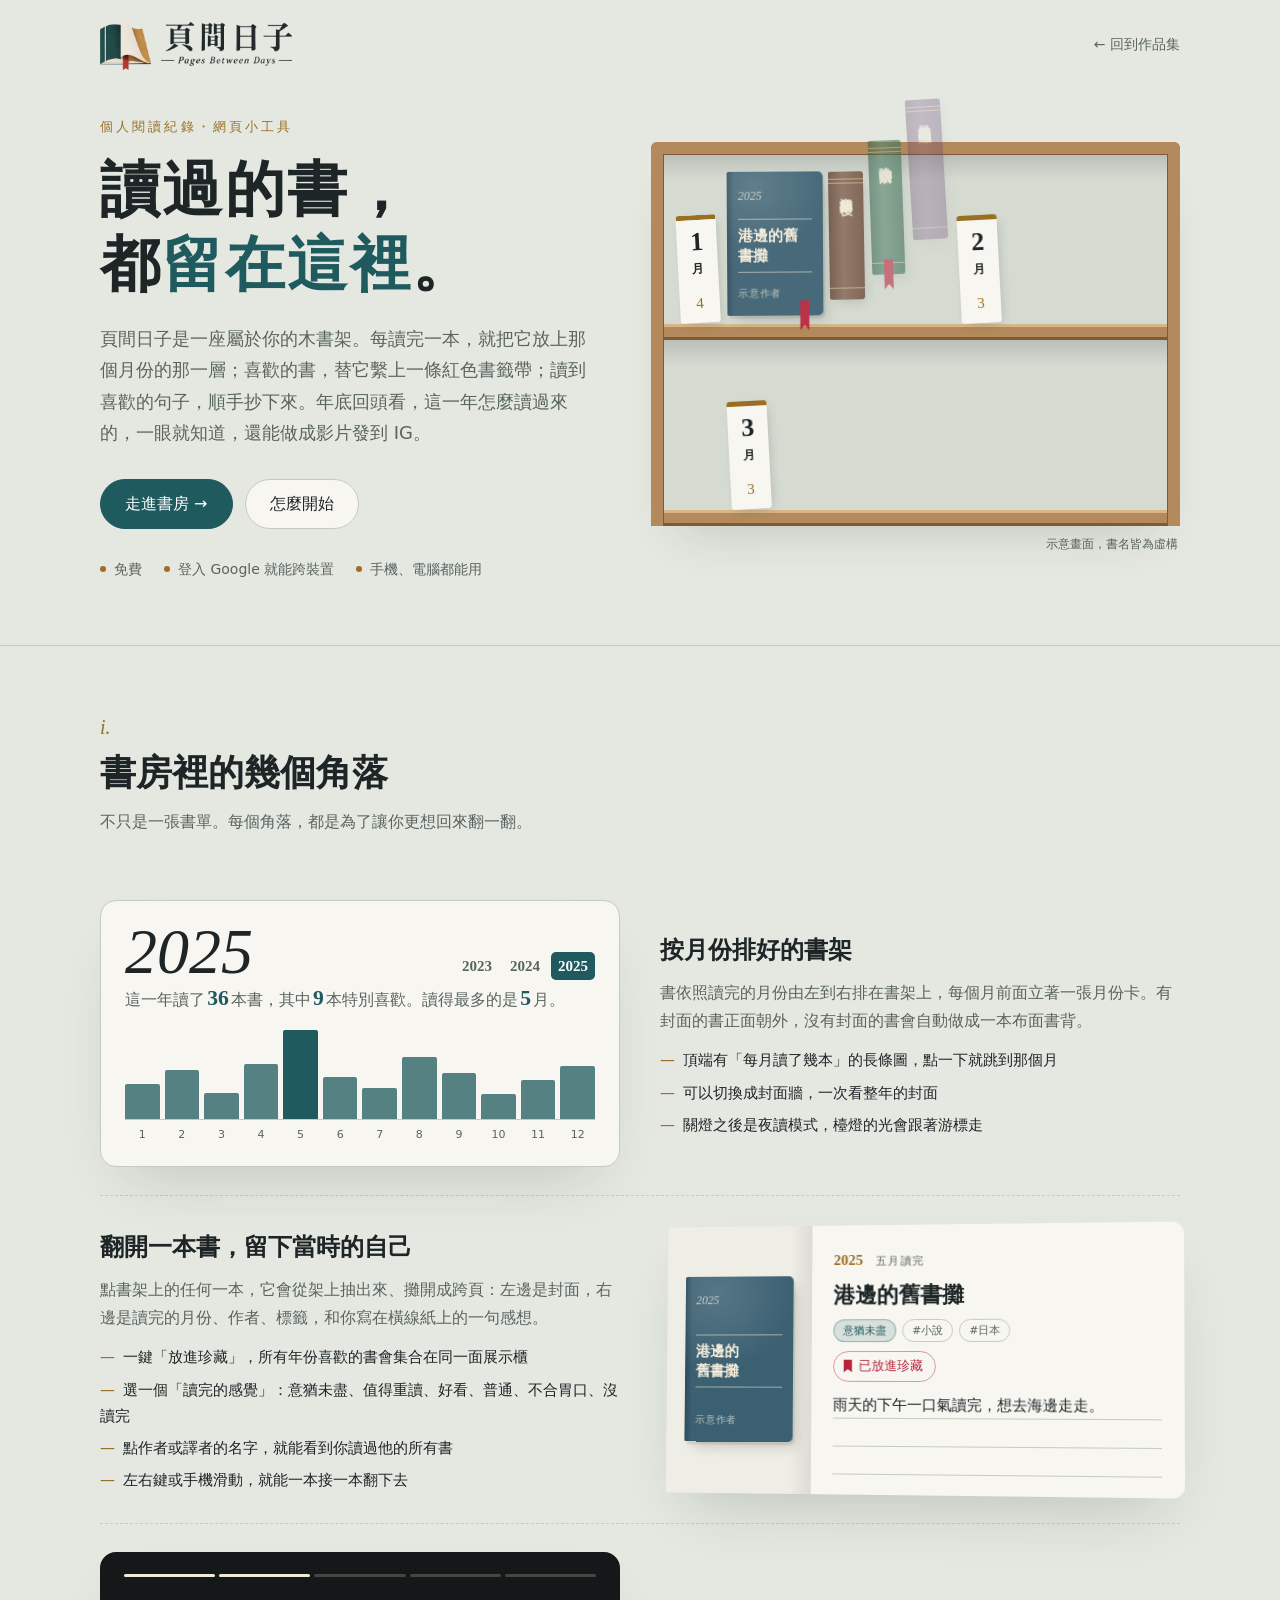
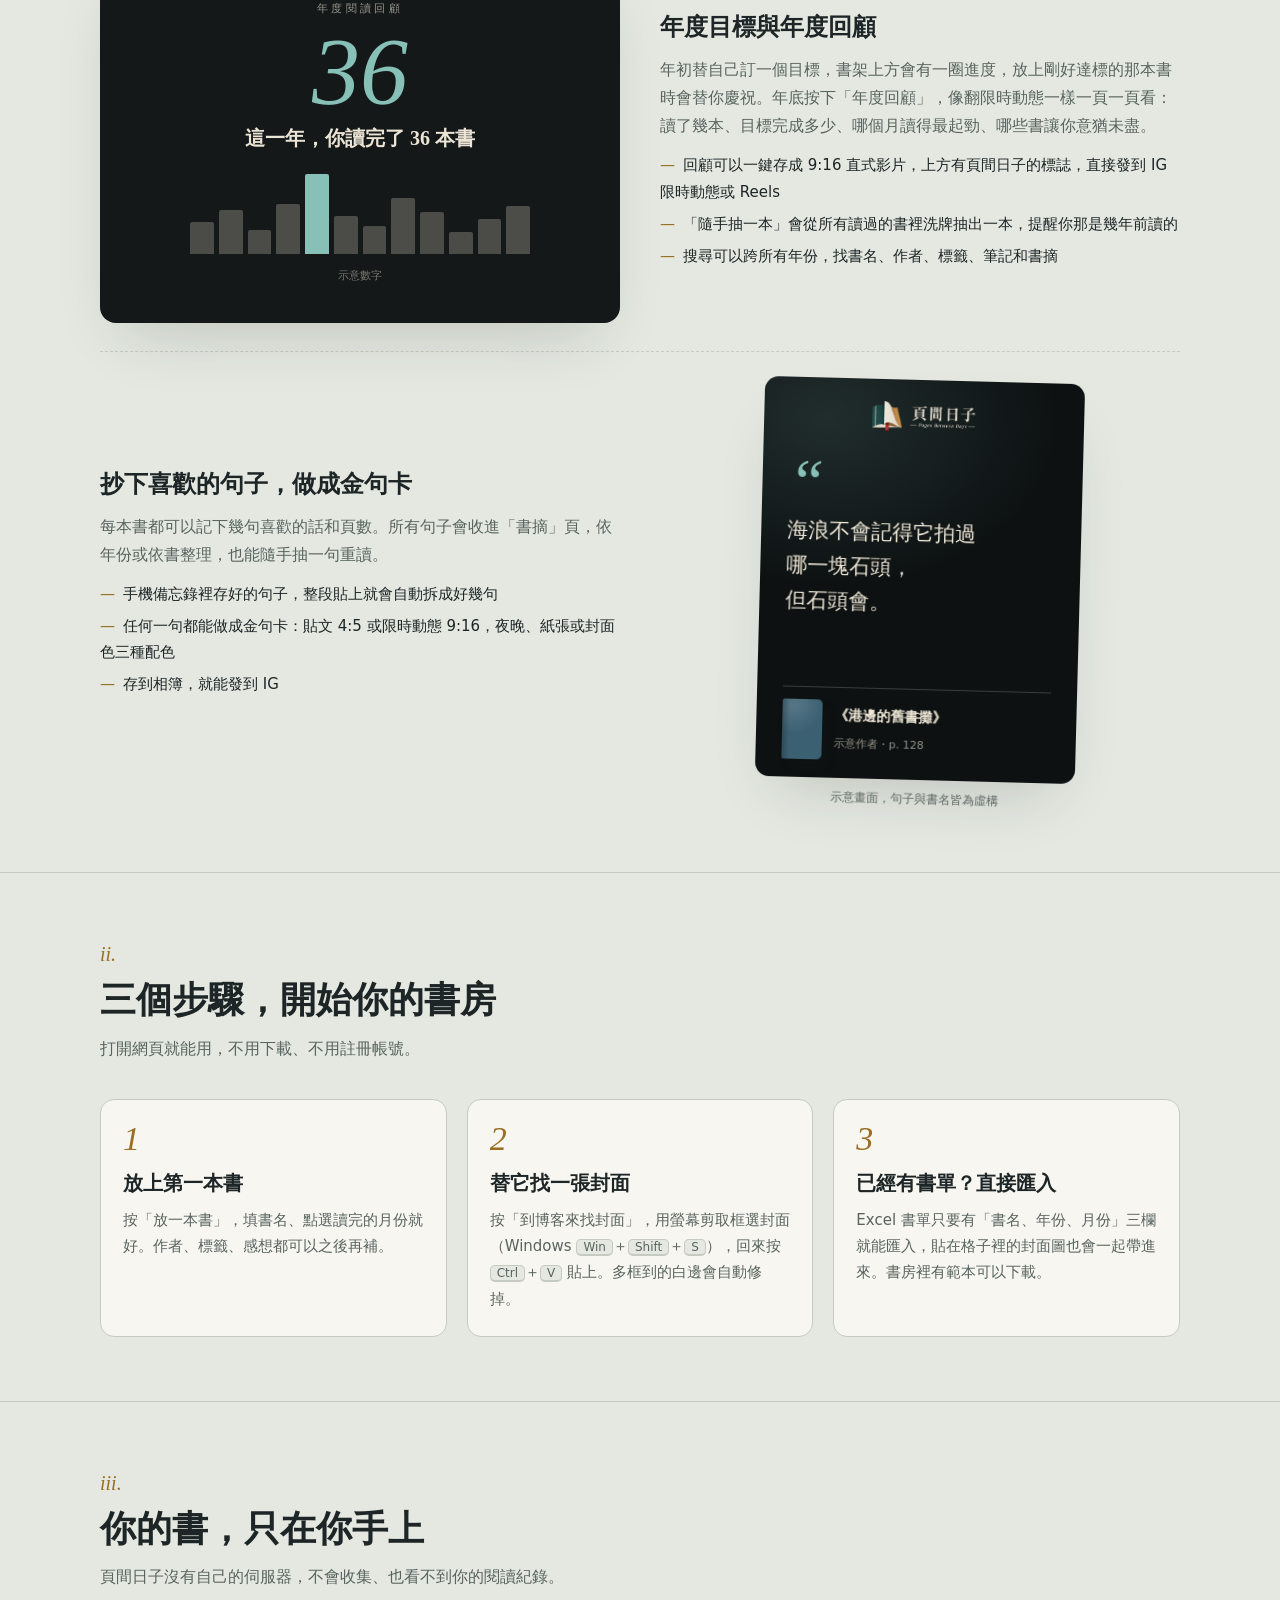
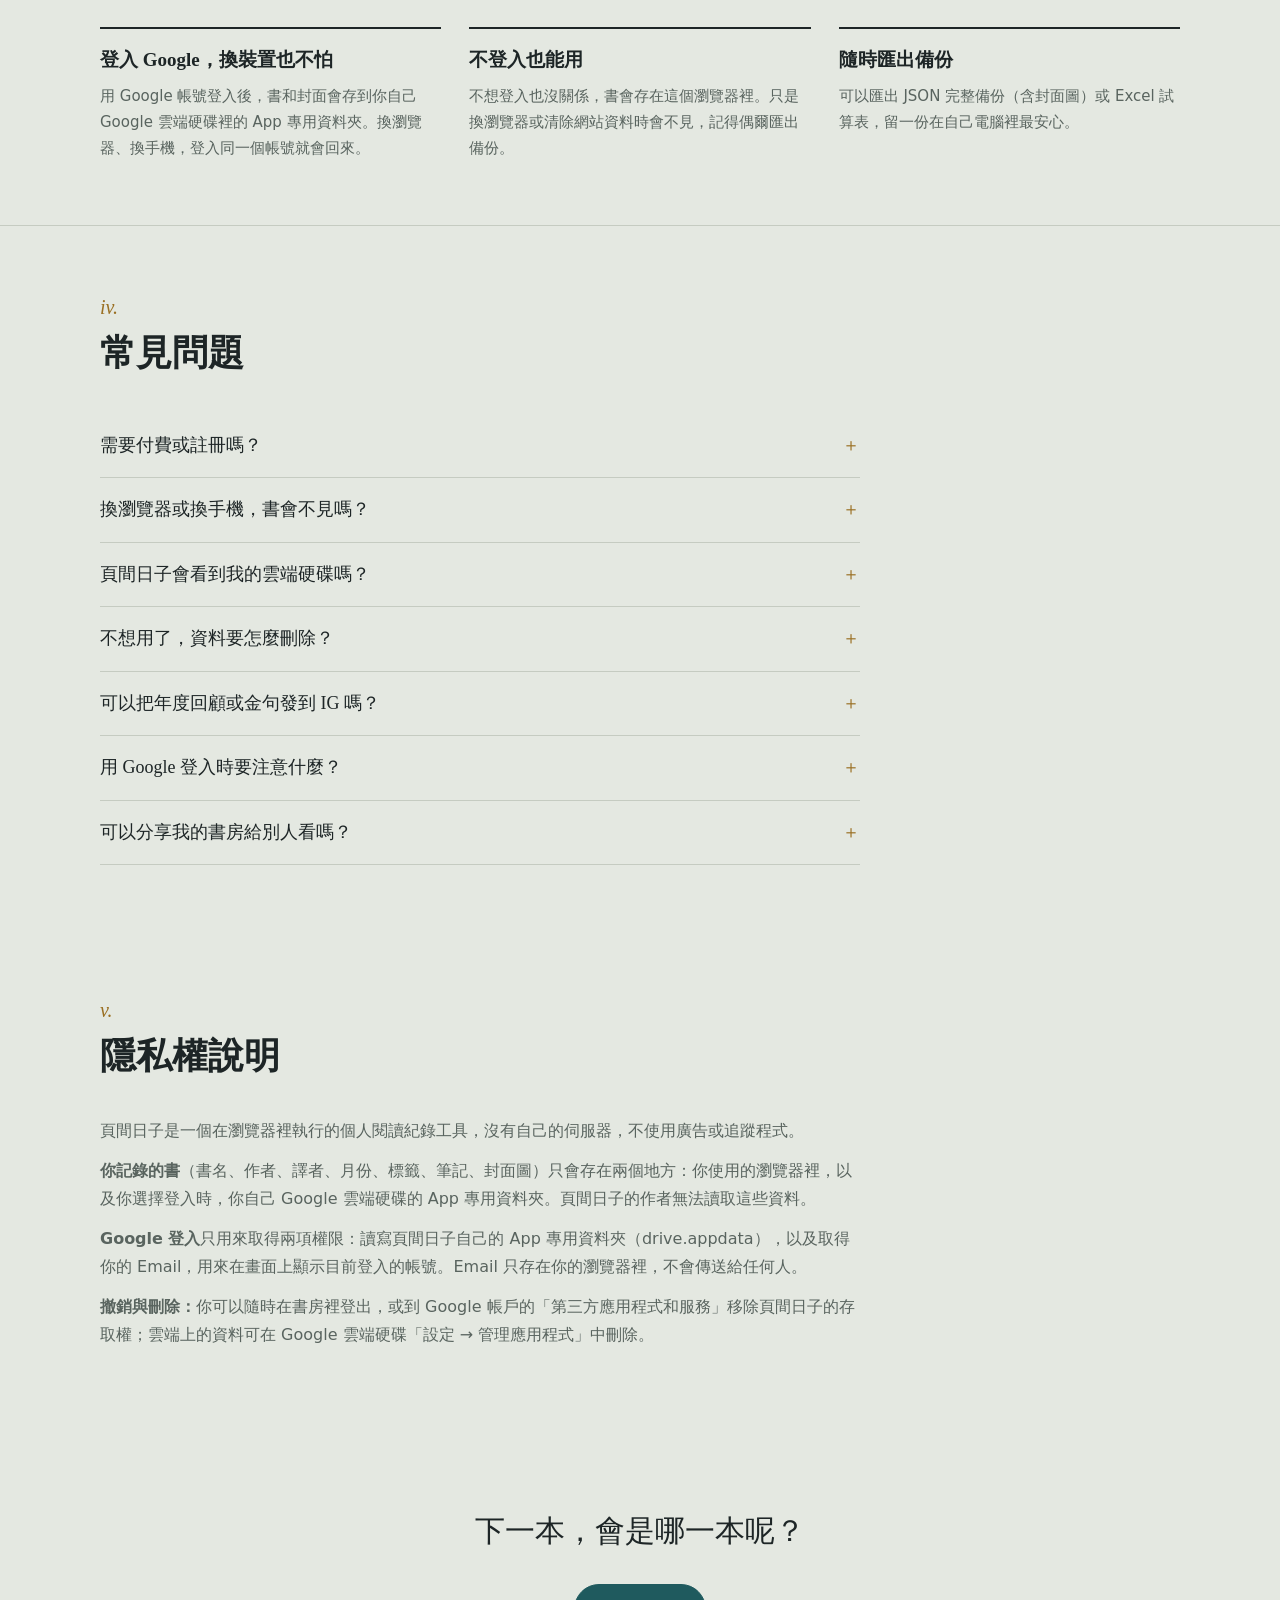
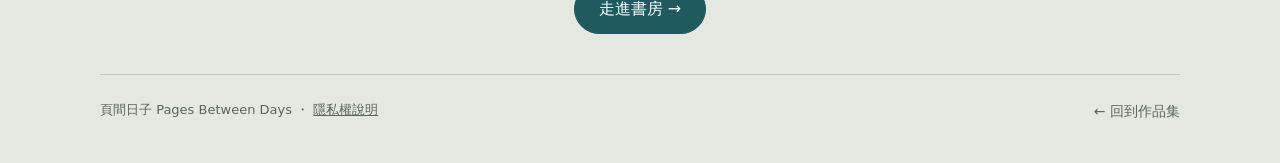
<file: pages-kept.html>
<!doctype html>
<html lang="zh-Hant">
<head>
<meta charset="utf-8">
<meta name="viewport" content="width=device-width, initial-scale=1">
<title>頁間日子 Pages Between Days</title>
<meta http-equiv="refresh" content="0; url=pages-between-days.html">
<link rel="canonical" href="pages-between-days.html">
</head>
<body style="font-family:system-ui,sans-serif;padding:24px">
<p>拾頁書房已改名為「頁間日子」，正在帶你前往<a href="pages-between-days.html">新頁面</a>。</p>
</body>
</html>
</file>
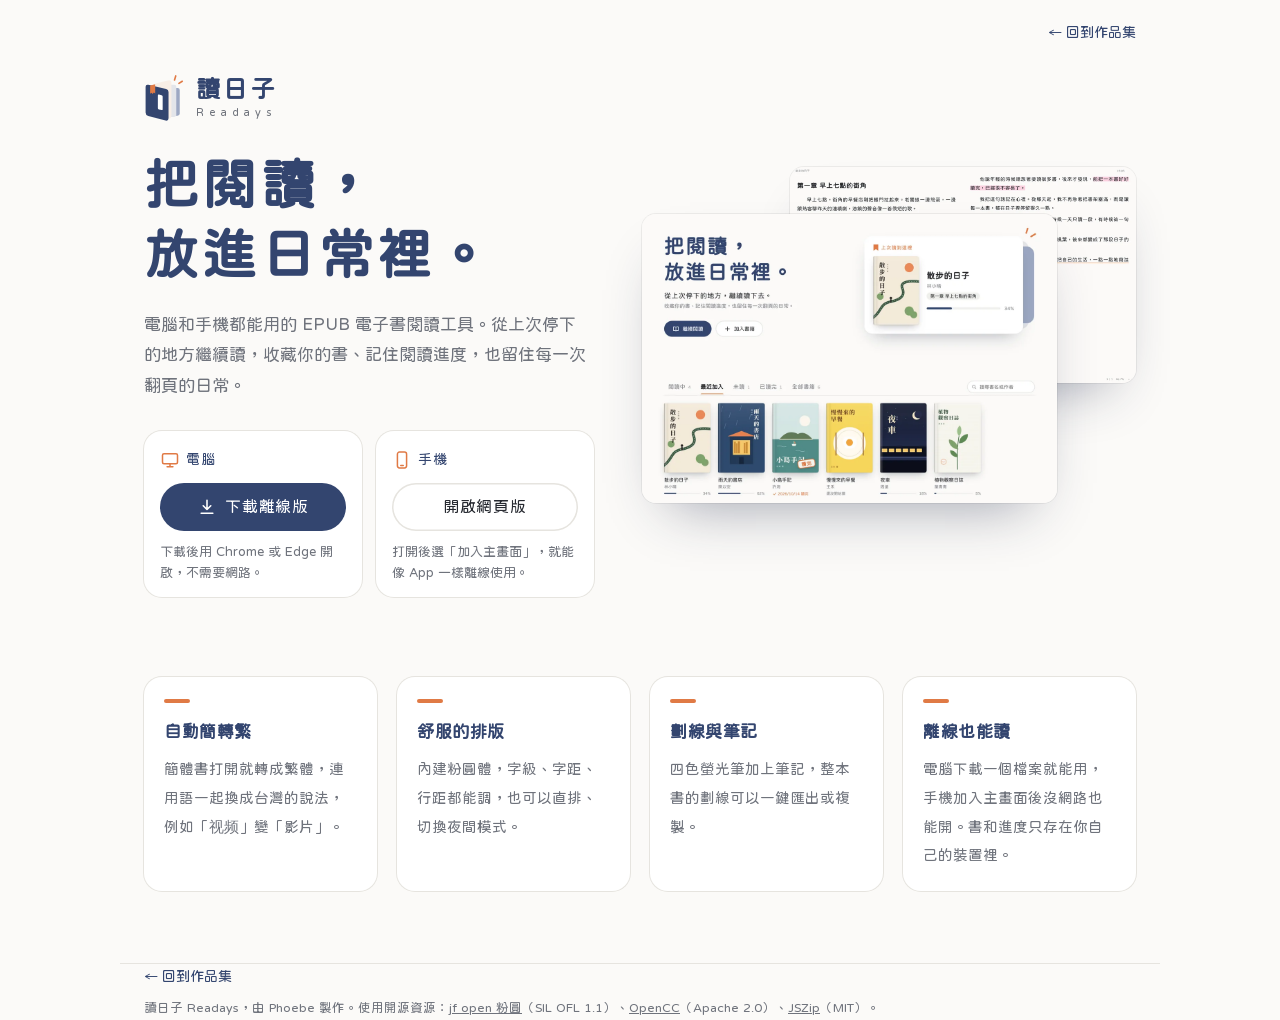
<file: readays.html>
<!doctype html>
<html lang="zh-Hant-TW">
<head>
<meta charset="utf-8">
<meta name="viewport" content="width=device-width,initial-scale=1">
<title>讀日子 Readays｜EPUB 閱讀工具</title>
<meta name="description" content="電腦和手機都能用的 EPUB 電子書閱讀工具：自動簡轉繁、粉圓體閱讀、劃線筆記，書只存在你自己的裝置。">
<link rel="icon" type="image/svg+xml" href="[data-uri]">
<style>
@font-face{font-family:"Huninn";src:url([data-uri]) format("woff");font-display:swap}
:root{--ink:#33456f;--orange:#e07a45;--paper:#fbfaf8;--text:#262930;--muted:#6f737c;--line:#e6e4df;--card:#fff}
@media (prefers-color-scheme:dark){:root{--ink:#aebde4;--paper:#16171a;--text:#dedbd4;--muted:#9a9ca3;--line:#2c2e34;--card:#1f2025}}
*{box-sizing:border-box}
body{margin:0;background:var(--paper);color:var(--text);font-family:"Huninn","PingFang TC","Noto Sans TC","Microsoft JhengHei",sans-serif;line-height:1.8;-webkit-font-smoothing:antialiased}
img{display:block;max-width:100%;height:auto}
.wrap{max-width:1040px;margin:0 auto;padding:0 24px}

.hero{display:grid;grid-template-columns:1fr 1.1fr;gap:48px;align-items:center;padding-top:28px;padding-bottom:56px}
.brand{display:flex;align-items:center;gap:12px;margin-bottom:28px}
.brand svg{width:40px;height:48px}
.brand b{display:block;font-size:24px;letter-spacing:.14em;color:var(--ink);line-height:1}
.brand small{display:block;font-size:11px;letter-spacing:.42em;color:var(--muted);margin-top:6px;line-height:1}
h1{margin:0;font-size:clamp(36px,5vw,54px);line-height:1.3;letter-spacing:.08em;color:var(--ink)}
.lead{margin:20px 0 0;font-size:17px;color:var(--muted);max-width:26em}
.cta{display:flex;flex-wrap:wrap;gap:12px;margin-top:30px}
.btn{display:inline-flex;align-items:center;height:48px;padding:0 26px;border-radius:999px;font-size:16px;text-decoration:none;letter-spacing:.04em}
.btn.primary{background:var(--ink);color:#fff}
@media (prefers-color-scheme:dark){.btn.primary{color:#141822}}
.btn.line{box-shadow:inset 0 0 0 1.5px var(--line);color:var(--text)}
.btn.line:hover{box-shadow:inset 0 0 0 1.5px var(--ink)}

.shots{position:relative;padding:0 0 120px 0}
.shots .pc{border-radius:14px;overflow:hidden;box-shadow:0 28px 56px -28px rgba(30,40,70,.45),0 0 0 1px rgba(0,0,0,.06)}
.shots .back{width:70%;margin-left:auto}
.shots .front{position:absolute;left:0;bottom:0;width:84%}
.btn svg{width:20px;height:20px;margin-right:8px;fill:none;stroke:currentColor;stroke-width:1.9;stroke-linecap:round;stroke-linejoin:round}
.ways{display:grid;grid-template-columns:1fr 1fr;gap:14px;margin-top:30px;max-width:520px}
.way{display:flex;flex-direction:column;align-items:flex-start;gap:10px;padding:16px 16px 14px;border-radius:18px;background:var(--card);box-shadow:0 0 0 1px var(--line)}
.way .who{display:flex;align-items:center;gap:6px;font-size:14px;color:var(--ink);letter-spacing:.06em}
.way .who svg{width:20px;height:20px;fill:none;stroke:var(--orange);stroke-width:1.8;stroke-linecap:round;stroke-linejoin:round}
.way .btn{width:100%;justify-content:center;padding:0 16px}
.way p{margin:0;font-size:13px;line-height:1.65;color:var(--muted)}
@media (hover:none) and (pointer:coarse){.way-phone{order:-1}.way-phone .btn{background:var(--ink);color:#fff;box-shadow:none}.way-pc .btn{background:none;color:var(--text);box-shadow:inset 0 0 0 1.5px var(--line)}}
.pc-note{display:flex;align-items:center;gap:8px;margin:16px 0 0;font-size:14.5px;color:var(--muted)}
.pc-note svg{width:20px;height:20px;flex:none;fill:none;stroke:var(--orange);stroke-width:1.8;stroke-linecap:round;stroke-linejoin:round}

.features{display:grid;grid-template-columns:repeat(4,1fr);gap:20px;padding-top:24px;padding-bottom:72px}
.features div{background:var(--card);border-radius:18px;padding:22px 20px;box-shadow:0 0 0 1px var(--line)}
.features b{display:block;font-size:17px;color:var(--ink);margin-bottom:6px;letter-spacing:.03em}
.features span{font-size:14.5px;color:var(--muted);line-height:1.75}
.features i{display:block;width:26px;height:4px;border-radius:2px;background:var(--orange);margin-bottom:14px}

footer{border-top:1px solid var(--line);padding-top:22px;padding-bottom:36px;font-size:12.5px;color:var(--muted)}
footer a{color:var(--muted)}
.top{display:flex;justify-content:flex-end;padding-top:20px}
.top .home,footer .home{font-size:14px;color:var(--ink);text-decoration:none}
footer .home{display:inline-block;margin-bottom:8px}
.top .home:hover{text-decoration:underline}
footer .home:hover{text-decoration:underline}

@media (max-width:860px){
  .hero{grid-template-columns:1fr;padding-top:36px;gap:36px}
  .features{grid-template-columns:1fr 1fr}
}
@media (max-width:520px){
  .wrap{padding:0 16px}
  .features{grid-template-columns:1fr}
  .ways{grid-template-columns:1fr}
  .shots{padding-bottom:40px}
}
</style>
</head>
<body>
<header class="wrap top"><a class="home" href="reading.html">← 回到作品集</a></header>
<main class="wrap">
  <section class="hero">
    <div>
      <div class="brand">
        <svg viewBox="0 0 300 360" aria-hidden="true"><line x1="238" y1="22" x2="229" y2="52" stroke="#E07A45" stroke-width="12" stroke-linecap="round"/><line x1="262" y1="78" x2="287" y2="62" stroke="#E07A45" stroke-width="12" stroke-linecap="round"/><rect x="208" y="112" width="60" height="208" rx="16" fill="#9DA8C3"/><rect x="180" y="88" width="62" height="242" rx="16" fill="#E3E5EA"/><path d="M86 78 L180 56 Q206 50 206 76 L206 318 Q206 340 184 342 L122 346 Z" fill="#F8EEE6"/><path d="M12 104 Q12 84 32 88 L166 120 Q184 124 184 142 L184 340 Q184 362 162 357 L32 322 Q12 317 12 296 Z" fill="#33456F"/><path d="M46 94 L84 84 L84 154 L74 146 L64 158 L56 148 L46 156 Z" fill="#E07A45"/><path d="M104 168 Q104 160 112 162 L132 166 Q140 168 140 176 L140 272 Q140 280 132 278 L112 274 Q104 272 104 264 Z" fill="#fff"/></svg>
        <span><b>讀日子</b><small>Readays</small></span>
      </div>
      <h1>把閱讀，<br>放進日常裡。</h1>
      <p class="lead">電腦和手機都能用的 EPUB 電子書閱讀工具。從上次停下的地方繼續讀，收藏你的書、記住閱讀進度，也留住每一次翻頁的日常。</p>
      <div class="ways">
        <div class="way way-pc">
          <span class="who"><svg viewBox="0 0 24 24" aria-hidden="true"><rect x="3" y="4.5" width="18" height="12" rx="1.8"/><path d="M8.5 20h7M12 16.5V20"/></svg>電腦</span>
          <a class="btn primary" href="readays/index.html" download="讀日子.html"><svg viewBox="0 0 24 24" aria-hidden="true"><path d="M12 4v11M7.5 10.5L12 15l4.5-4.5M5 19.5h14"/></svg>下載離線版</a>
          <p>下載後用 Chrome 或 Edge 開啟，不需要網路。</p>
        </div>
        <div class="way way-phone">
          <span class="who"><svg viewBox="0 0 24 24" aria-hidden="true"><rect x="6.5" y="2.5" width="11" height="19" rx="2.5"/><path d="M10.5 18.5h3"/></svg>手機</span>
          <a class="btn line" href="readays/">開啟網頁版</a>
          <p>打開後選「加入主畫面」，就能像 App 一樣離線使用。</p>
        </div>
      </div>
    </div>
    <div class="shots">
      <img class="pc back" src="[data-uri]" width="1200" height="750" alt="讀日子的閱讀與劃線畫面">
      <img class="pc front" src="[data-uri]" width="1200" height="836" alt="讀日子的書櫃畫面：上次讀到這裡與最近加入的書">
    </div>
  </section>

  <section class="features">
    <div><i></i><b>自動簡轉繁</b><span>簡體書打開就轉成繁體，連用語一起換成台灣的說法，例如「视频」變「影片」。</span></div>
    <div><i></i><b>舒服的排版</b><span>內建粉圓體，字級、字距、行距都能調，也可以直排、切換夜間模式。</span></div>
    <div><i></i><b>劃線與筆記</b><span>四色螢光筆加上筆記，整本書的劃線可以一鍵匯出或複製。</span></div>
    <div><i></i><b>離線也能讀</b><span>電腦下載一個檔案就能用，手機加入主畫面後沒網路也能開。書和進度只存在你自己的裝置裡。</span></div>
  </section>
</main>
<footer class="wrap"><a class="home" href="reading.html">← 回到作品集</a><br>讀日子 Readays，由 Phoebe 製作。使用開源資源：<a href="https://github.com/justfont/open-huninn-font">jf open 粉圓</a>（SIL OFL 1.1）、<a href="https://github.com/BYVoid/OpenCC">OpenCC</a>（Apache 2.0）、<a href="https://stuk.github.io/jszip/">JSZip</a>（MIT）。</footer>
</body>
</html>
</file>
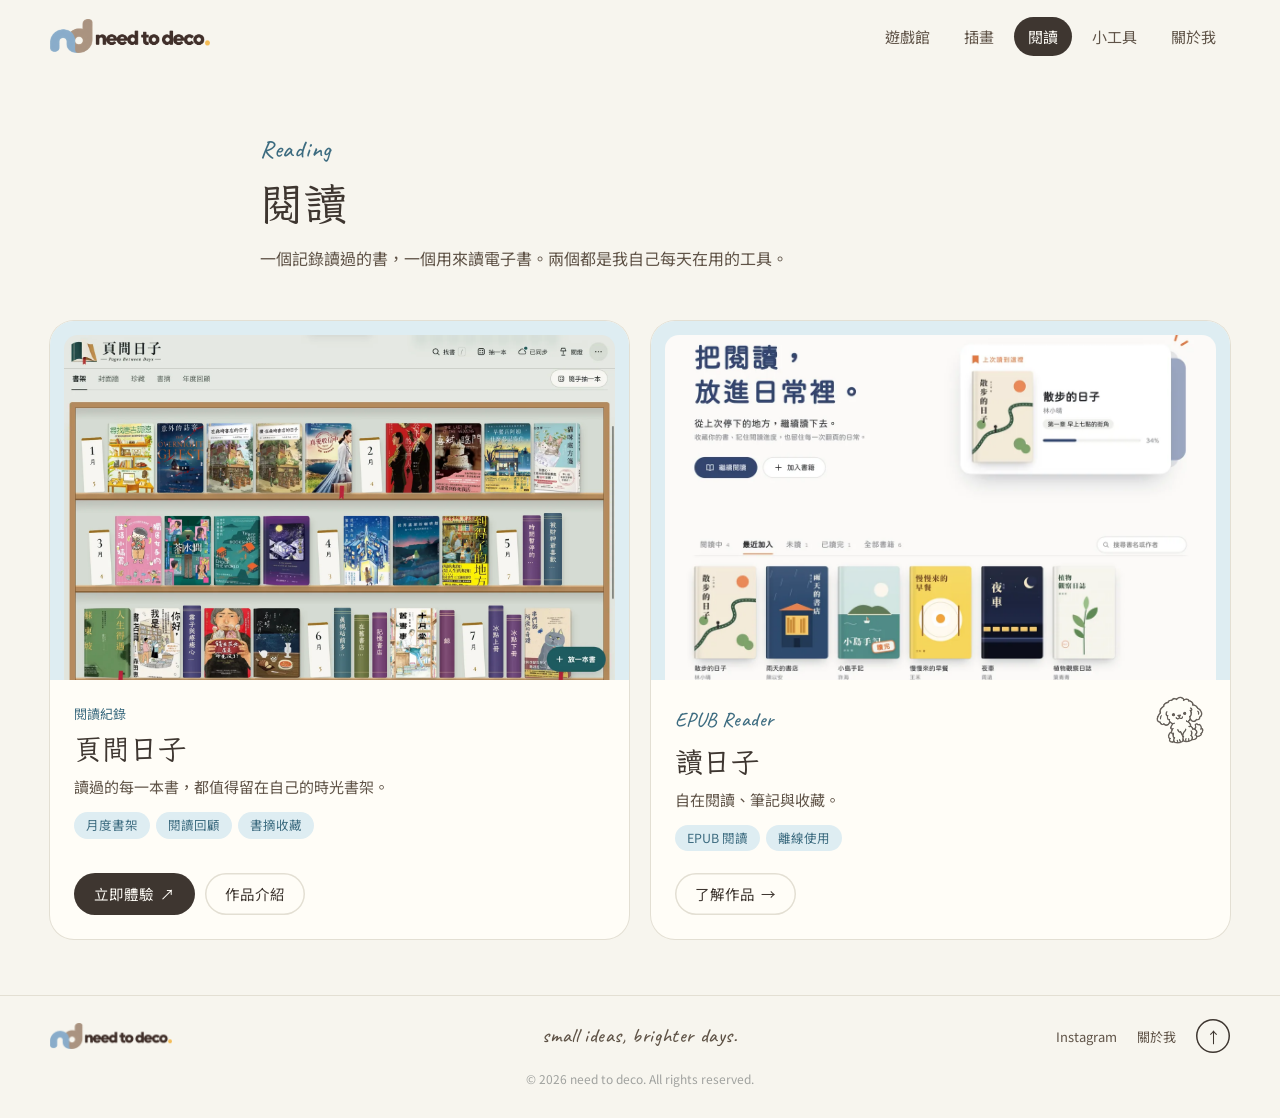
<file: reading.html>
<!doctype html>
<html lang="zh-Hant">
<head>
  <meta charset="utf-8" />
  <meta name="viewport" content="width=device-width, initial-scale=1" />
  <meta name="theme-color" content="#f7f5ee" />
  <title>閱讀｜need to deco</title>
  <meta name="description" content="頁間日子（閱讀紀錄書架）與讀日子（EPUB 閱讀工具）。" />
  <meta property="og:title" content="閱讀｜need to deco" />
  <meta property="og:description" content="頁間日子（閱讀紀錄書架）與讀日子（EPUB 閱讀工具）。" />
  <link rel="icon" type="image/png" sizes="64x64" href="assets/needtodeco-mark-64.png" />
  <link rel="icon" type="image/png" sizes="192x192" href="assets/needtodeco-mark-192.png" />
  <link rel="apple-touch-icon" href="assets/needtodeco-touch-180.png" />
  <link rel="preconnect" href="https://fonts.googleapis.com">
  <link rel="preconnect" href="https://fonts.gstatic.com" crossorigin>
  <link href="https://fonts.googleapis.com/css2?family=Caveat:wght@500;600&family=Iansui&family=Noto+Sans+TC:wght@400;500;700&display=swap" rel="stylesheet">
  <link rel="stylesheet" href="styles.css?v=79" />
</head>
<body>
  <header class="site-header">
    <div class="shell header-inner">
      <a class="brand" href="index.html" aria-label="need to deco 首頁">
        <img src="assets/needtodeco-logo.png" alt="need to deco" width="1000" height="213" />
      </a>
      <nav class="nav" aria-label="主要導覽">
        <a href="games.html">遊戲館</a>
        <a href="illustrations.html">插畫</a>
        <a href="reading.html" aria-current="page">閱讀</a>
        <a href="tools.html">小工具</a>
        <a href="about.html">關於我</a>
      </nav>
      <button class="menu-btn" aria-label="開啟選單" aria-expanded="false">選單</button>
    </div>
  </header>
  <main id="top">
    <section class="page-head shell">
      <p class="page-en" lang="en">Reading</p>
      <h1>閱讀</h1>
      <p class="page-lead">一個記錄讀過的書，一個用來讀電子書。兩個都是我自己每天在用的工具。</p>
    </section>
    <section class="shell block">
      <div class="tools-grid">
          <article class="tool-card" aria-labelledby="tool-pbd">
            <div class="tool-media">
              <img src="assets/pages-between-days-shelf.webp" alt="頁間日子的書架畫面：依月份排列、放滿書封的木書架" width="1600" height="1000" loading="lazy" />
            </div>
            <div class="tool-body">
              <p class="tool-kicker">閱讀紀錄</p>
              <h3 id="tool-pbd" class="tool-name">頁間日子</h3>
              <p class="tool-desc">讀過的每一本書，都值得留在自己的時光書架。</p>
              <ul class="tool-tags" aria-label="功能">
                <li>月度書架</li><li>閱讀回顧</li><li>書摘收藏</li>
              </ul>
              <div class="tool-actions">
                <a class="tool-btn is-primary" href="https://pages.needtodeco.com/" target="_blank" rel="noreferrer">立即體驗<span class="tool-btn-ext" aria-hidden="true">↗</span><span class="visually-hidden">（另開新視窗）</span></a>
                <a class="tool-btn is-secondary" href="pages-between-days.html">作品介紹</a>
              </div>
            </div>
          </article>
          <article class="tool-card" aria-labelledby="tool-readays">
            <div class="tool-media">
              <img src="assets/readays-cover.webp" alt="讀日子的書櫃畫面：上次讀到這裡與最近加入的書" width="1200" height="836" loading="lazy" />
            </div>
            <div class="tool-body">
              <p class="tool-kicker" lang="en">EPUB Reader</p>
              <h3 id="tool-readays" class="tool-name">讀日子</h3>
              <p class="tool-desc">自在閱讀、筆記與收藏。</p>
              <ul class="tool-tags" aria-label="功能">
                <li>EPUB 閱讀</li><li>離線使用</li>
              </ul>
              <div class="tool-actions">
                <a class="tool-btn is-secondary tool-stretch" href="readays.html">了解作品<span class="tool-btn-arrow" aria-hidden="true">→</span></a>
              </div>
            </div>
          </article>
      </div>
    </section>

    <button type="button" class="niu-peek" data-spot="reading" style="right:6%;top:72%;--rot:-8deg" aria-label="找到躲起來的妞妞了！"><img src="assets/niuniu-peek.webp" alt="" width="180" height="181" /></button>
  </main>
  <footer class="site-footer">
    <div class="shell footer-inner">
      <a class="footer-brand" href="index.html"><img src="assets/needtodeco-logo.png" alt="need to deco" width="1000" height="213" loading="lazy" /></a>
      <p class="footer-motto" lang="en">small ideas, brighter days.</p>
      <nav class="footer-links" aria-label="外部連結">
        <a href="https://www.instagram.com/needtodeco/" target="_blank" rel="noreferrer">Instagram</a>
        <a href="about.html">關於我</a>
        <a href="#top" class="to-top" aria-label="回到最上面">↑</a>
      </nav>
    </div>
    <p class="shell copyright">© 2026 need to deco. All rights reserved.</p>
  </footer>
  <script src="script.js?v=75"></script>
</body>
</html>
</file>
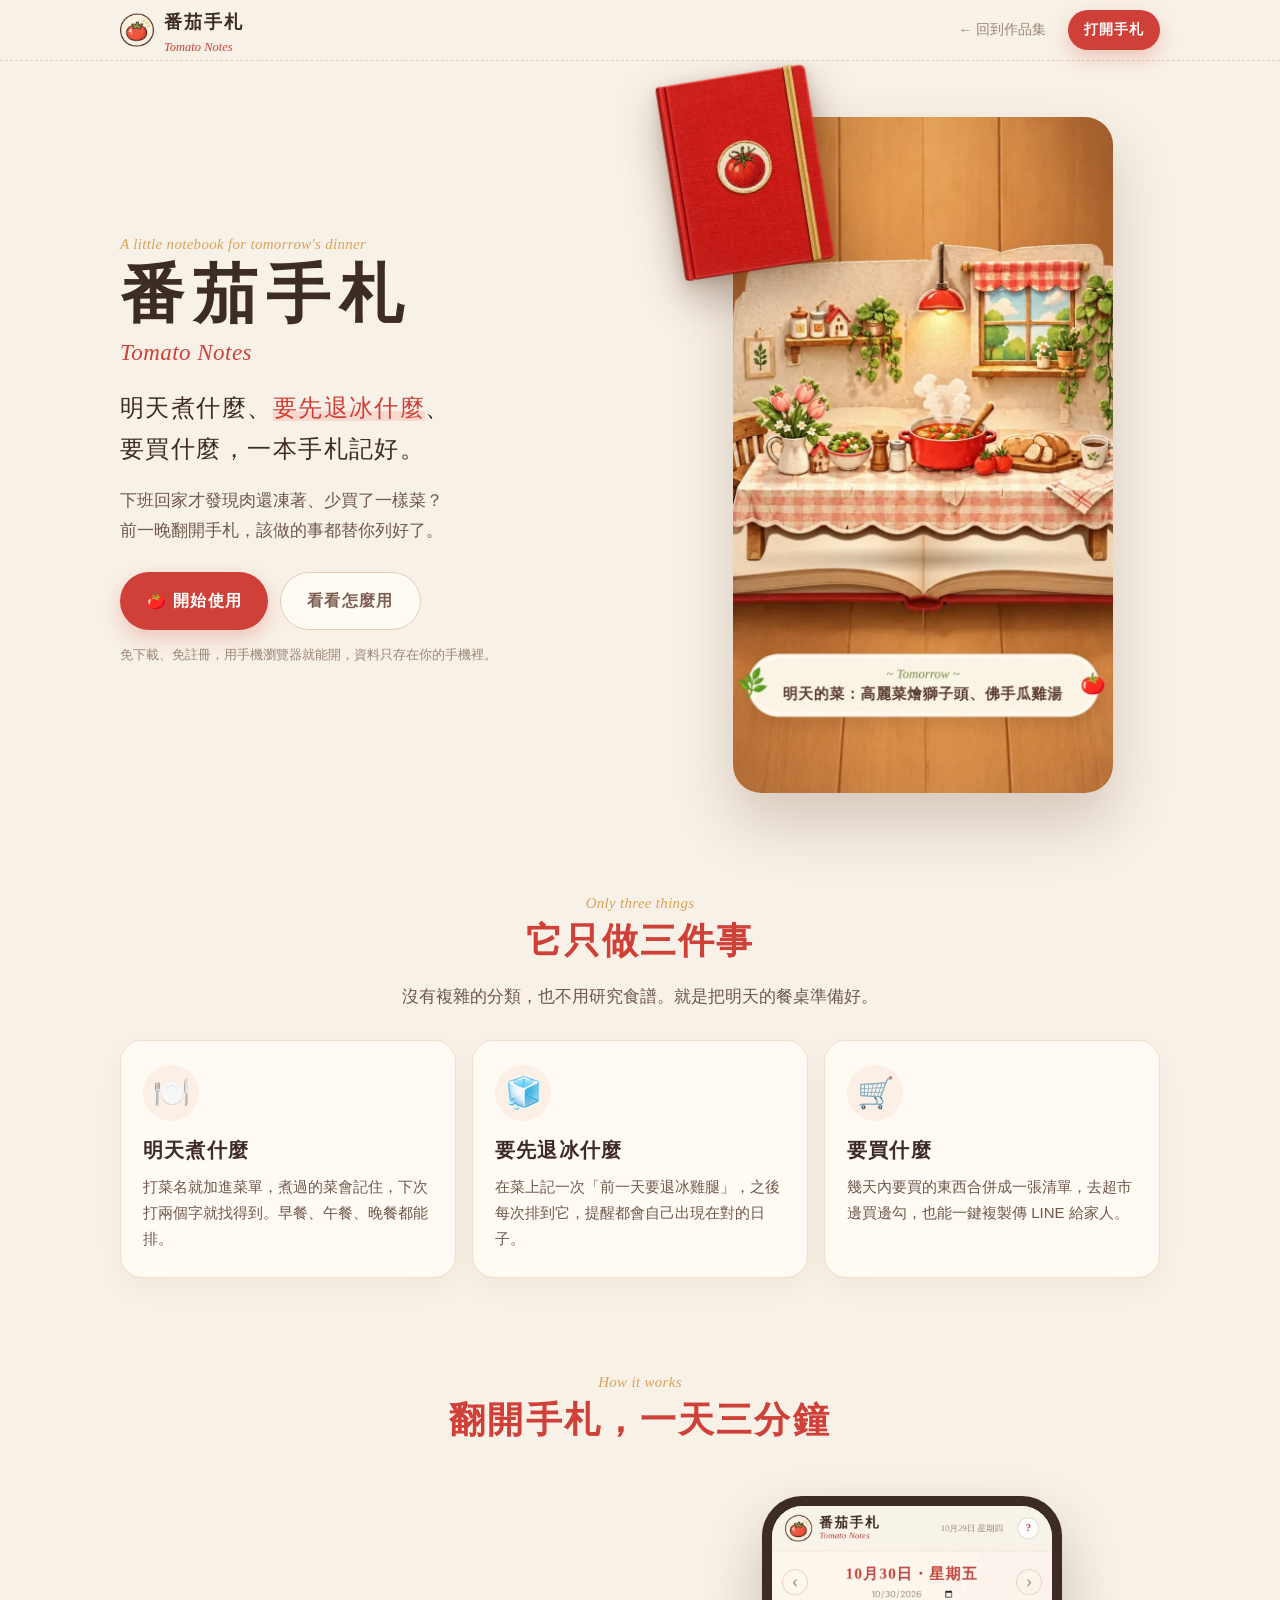
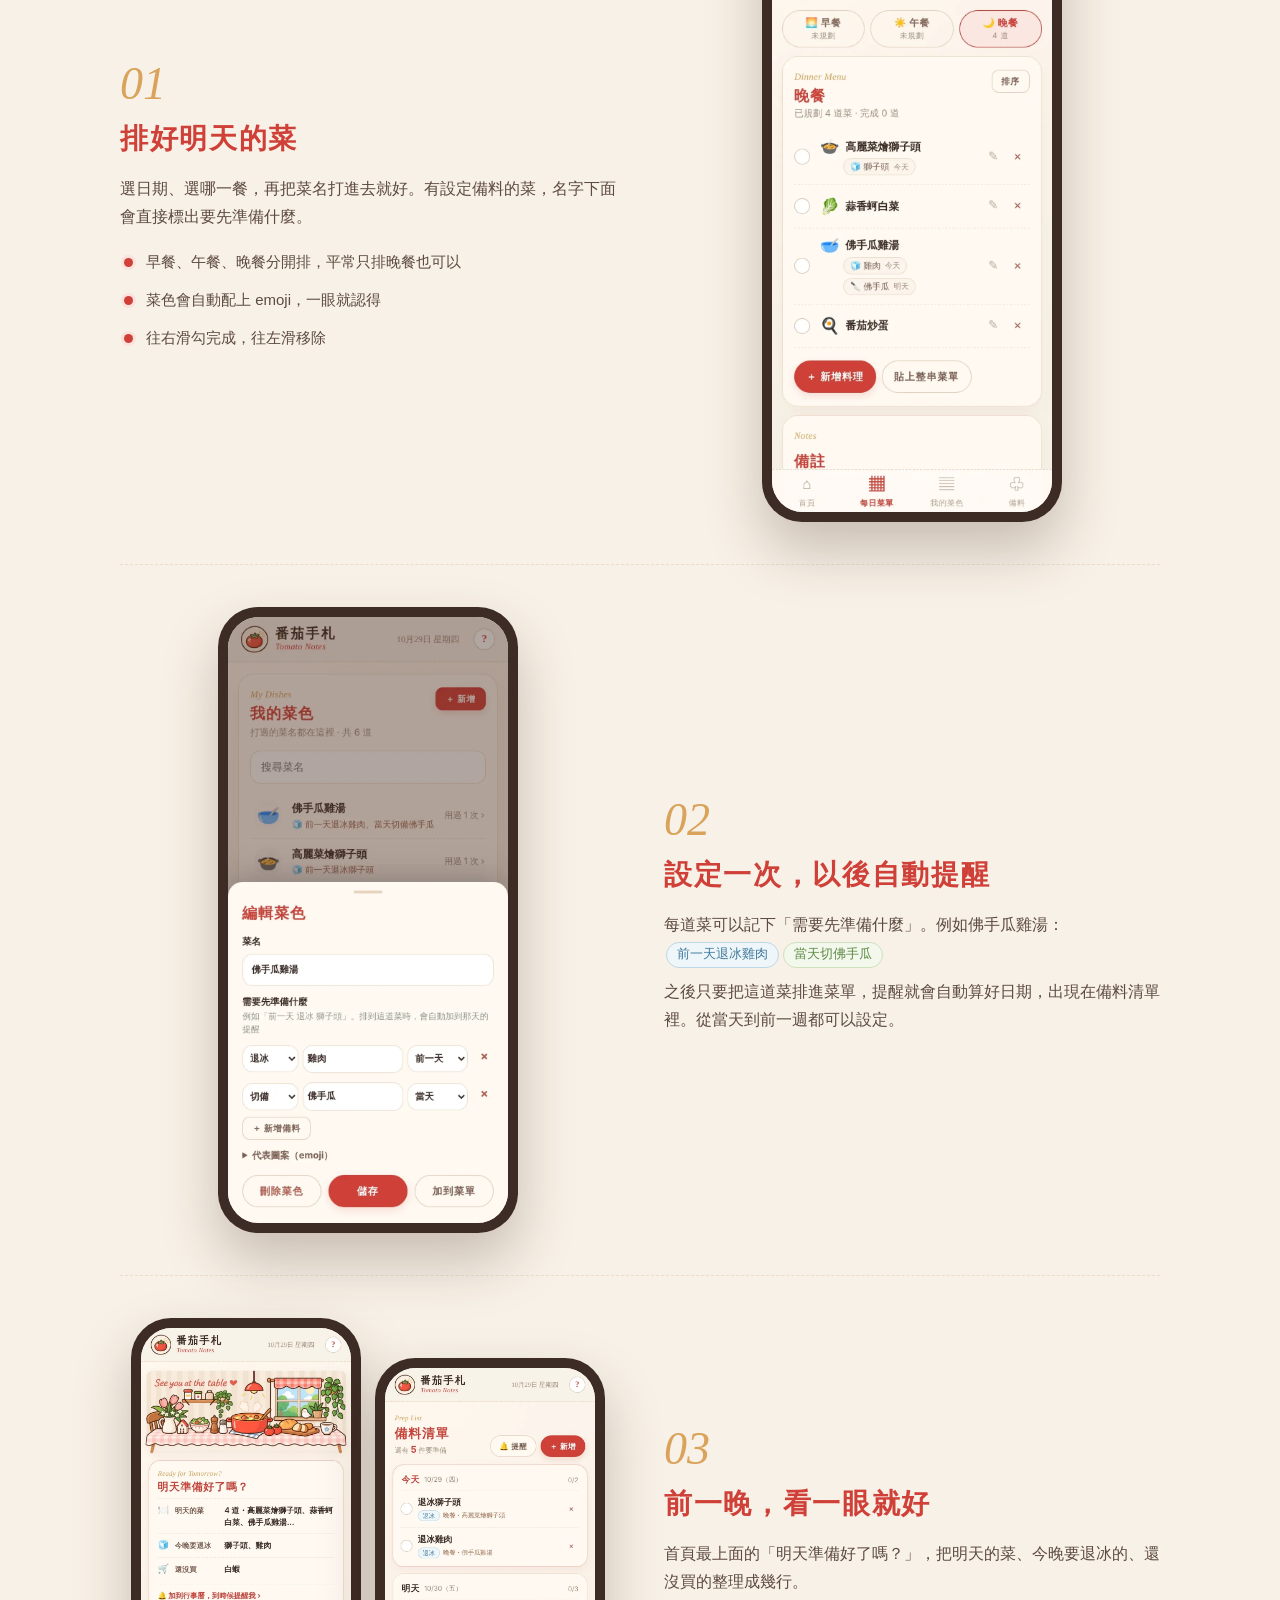
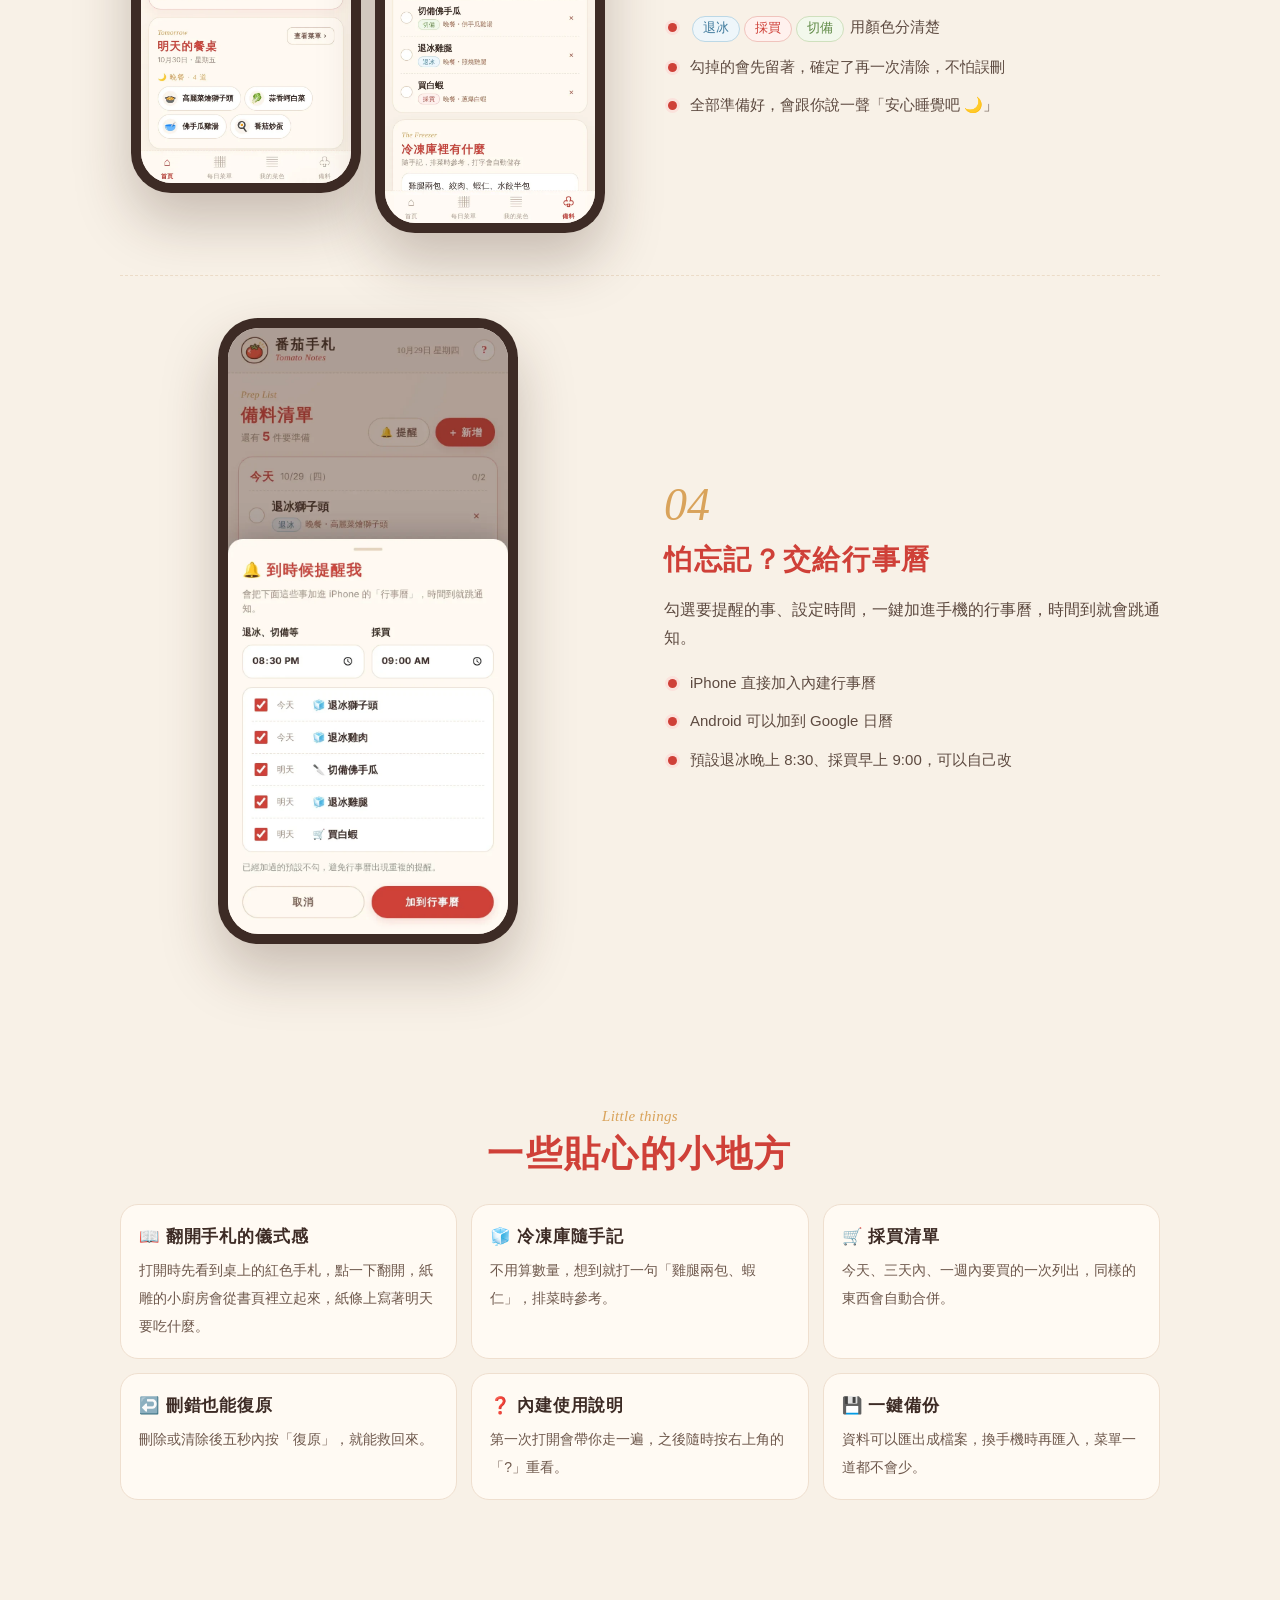
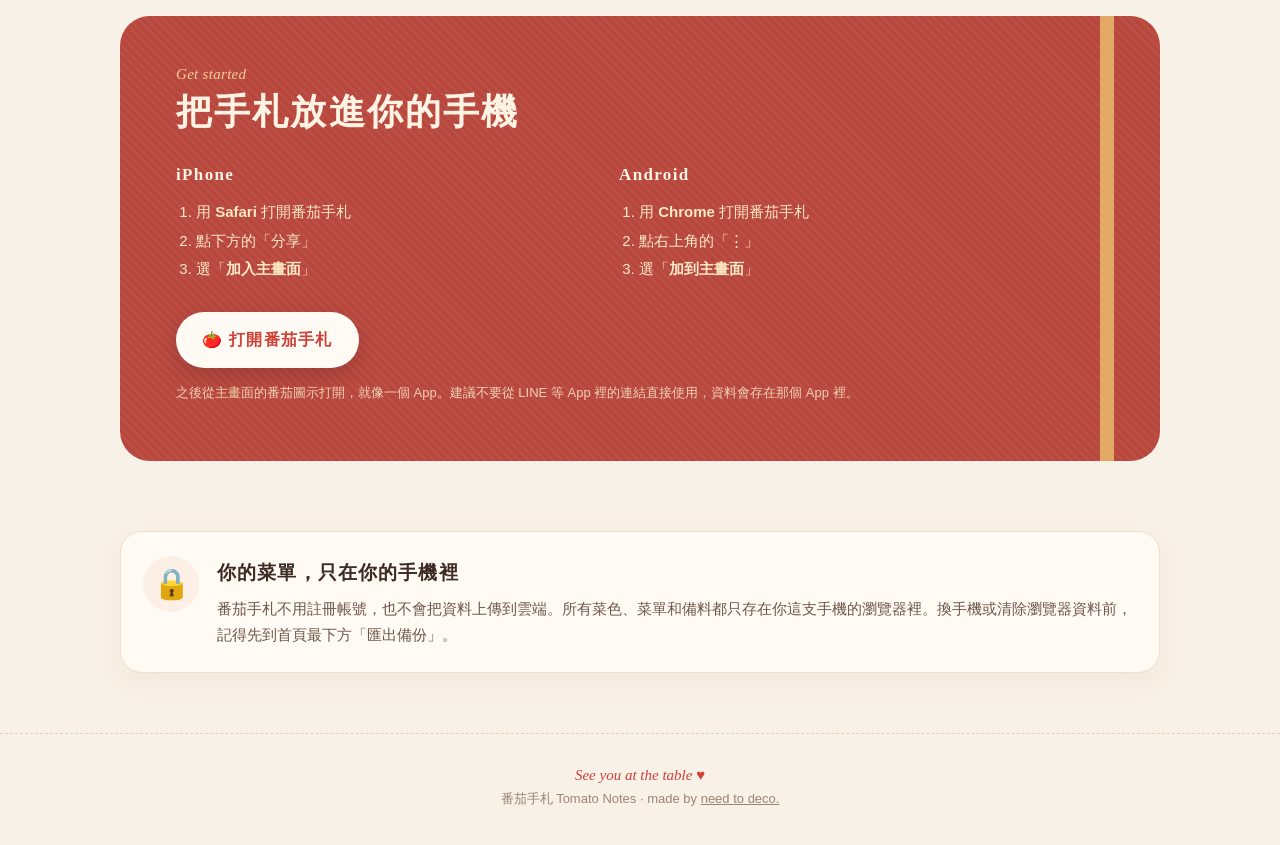
<file: tomato-notes.html>
<!doctype html>
<html lang="zh-Hant">
<head>
<meta charset="UTF-8">
<meta name="viewport" content="width=device-width,initial-scale=1,viewport-fit=cover">
<title>番茄手札 Tomato Notes｜明天煮什麼、要退冰什麼、要買什麼</title>
<meta name="description" content="番茄手札是一本放在手機裡的料理手札：排好明天的菜，前一晚自動提醒你要退冰、要切、要買的東西。">
<meta property="og:title" content="番茄手札 Tomato Notes">
<meta property="og:description" content="明天煮什麼、要先退冰什麼、要買什麼，一本手札記好。">
<meta property="og:image" content="https://needtodeco.com/assets/tomato/shot-open.webp">
<meta name="theme-color" content="#f8f1e7">
<link rel="icon" type="image/png" href="assets/tomato/logo.png?v=2">
<link rel="preconnect" href="https://fonts.googleapis.com"><link rel="preconnect" href="https://fonts.gstatic.com" crossorigin>
<link href="https://fonts.googleapis.com/css2?family=Playfair+Display:ital,wght@1,500;1,600&family=Noto+Serif+TC:wght@500;700;900&display=swap" rel="stylesheet">
<style>
:root{
  --bg:#f8f1e7;--paper:#fffaf3;--ink:#3d2b25;--muted:#9a8576;--line:#ecdcc8;
  --red:#cf4038;--red-d:#a8362f;--gold:#d9a35b;--green:#5f8a46;--blue:#3f7a9c;
  --serif:'Noto Serif TC','Songti TC',serif;--script:'Playfair Display',Georgia,serif;
  --sans:-apple-system,BlinkMacSystemFont,'PingFang TC','Noto Sans TC','Microsoft JhengHei',sans-serif;
}
*{box-sizing:border-box}
html{scroll-behavior:smooth}
body{margin:0;background:var(--bg);color:var(--ink);font:16px/1.75 var(--sans);-webkit-font-smoothing:antialiased;overflow-x:hidden}
img{display:block;max-width:100%}
a{color:inherit}
.wrap{max-width:1080px;margin:0 auto;padding:0 20px}
.eyebrow{font-family:var(--script);font-style:italic;color:var(--gold);font-size:15px;letter-spacing:.02em}
h1,h2,h3{font-family:var(--serif);margin:0;letter-spacing:.06em;font-weight:700}
h2{font-size:clamp(26px,4.4vw,36px);color:var(--red);line-height:1.35}
.lead{color:#6e584c;font-size:clamp(15px,2.2vw,17px)}
.btn{display:inline-flex;align-items:center;gap:8px;text-decoration:none;font-weight:700;letter-spacing:.08em;border-radius:999px;padding:14px 26px;transition:transform .15s ease,box-shadow .2s ease}
.btn:active{transform:scale(.97)}
.btn-main{background:var(--red);color:#fff;box-shadow:0 8px 20px rgba(207,64,56,.25)}
.btn-main:hover{box-shadow:0 10px 26px rgba(207,64,56,.33)}
.btn-ghost{border:1.5px solid #e3cdb9;color:#7d5f52;background:var(--paper)}

/* ===== 頁首 ===== */
.top{position:sticky;top:0;z-index:20;background:rgba(248,241,231,.9);backdrop-filter:blur(10px);-webkit-backdrop-filter:blur(10px);border-bottom:1px dashed #e6cfb9}
.top .wrap{display:flex;align-items:center;gap:10px;height:60px}
.top img{width:34px;height:34px}
.top b{font-family:var(--serif);font-size:18px;letter-spacing:.12em}
.top i{font-family:var(--script);color:var(--red);font-size:12.5px;display:block;line-height:1;margin-top:2px}
.top .back{margin-left:auto;font-size:13.5px;color:var(--muted);text-decoration:none}.top .back:hover{color:var(--ink)}
.top .btn{margin-left:12px;padding:8px 16px;font-size:13.5px}

/* ===== 主視覺 ===== */
.hero{padding:56px 0 40px}
.hero .wrap{display:grid;grid-template-columns:1.05fr .95fr;gap:40px;align-items:center}
.hero h1{font-size:clamp(40px,7vw,64px);letter-spacing:.14em;line-height:1.15}
.hero h1 small{display:block;font-family:var(--script);font-style:italic;font-weight:500;color:var(--red);font-size:.36em;letter-spacing:.02em;margin-top:8px}
.hero .say{font-family:var(--serif);font-size:clamp(19px,3vw,24px);line-height:1.7;margin:22px 0 10px;letter-spacing:.06em}
.hero .say em{font-style:normal;color:var(--red);background:linear-gradient(transparent 62%,#f9d9cf 62%)}
.hero .cta{display:flex;flex-wrap:wrap;gap:12px;margin-top:26px}
.hero .note{font-size:13px;color:var(--muted);margin-top:14px}
.hero-art{position:relative;justify-self:center;width:min(100%,380px)}
.hero-art .scene{border-radius:28px;box-shadow:0 30px 60px rgba(90,50,30,.22);aspect-ratio:9/16;object-fit:cover;width:100%}
.hero-art .peek{position:absolute;left:-58px;top:-34px;right:auto;bottom:auto;width:40%;transform:rotate(-5deg)!important;border-radius:20px;border:6px solid #fff;box-shadow:0 18px 36px rgba(90,50,30,.25);transform:rotate(4deg)}

/* ===== 三件事 ===== */
.three{padding:56px 0 30px}
.three .grid{display:grid;grid-template-columns:repeat(3,1fr);gap:16px;margin-top:28px}
.card{background:var(--paper);border:1px solid #efdfcf;border-radius:22px;padding:24px 22px;box-shadow:0 10px 26px rgba(150,95,60,.06)}
.card .ic{font-size:30px;width:56px;height:56px;border-radius:50%;background:#fbefe6;display:grid;place-items:center;margin-bottom:12px}
.card h3{font-size:20px;color:var(--ink);margin-bottom:6px}
.card p{margin:0;color:#6e584c;font-size:15px}

/* ===== 手札：怎麼用 ===== */
.how{padding:60px 0}
.how-head{text-align:center;max-width:620px;margin:0 auto 10px}
.step{display:grid;grid-template-columns:1fr 1fr;gap:48px;align-items:center;padding:42px 0;border-bottom:1px dashed var(--line)}
.step:last-child{border-bottom:0}
.step:nth-child(even) .phone{order:2}
.step .num{font-family:var(--script);font-style:italic;font-size:46px;color:var(--gold);line-height:1}
.step h3{font-size:clamp(22px,3.4vw,28px);color:var(--red);margin:6px 0 12px}
.step p{margin:0 0 10px;color:#5d4a40}
.step ul{margin:12px 0 0;padding:0;list-style:none}
.step li{padding:6px 0 6px 26px;position:relative;color:#5d4a40;font-size:15px}
.step li::before{content:'';position:absolute;left:4px;top:15px;width:9px;height:9px;border-radius:50%;background:var(--red);box-shadow:0 0 0 3px #fbe2dc}
.tag{display:inline-block;font-size:12.5px;padding:1px 10px;border-radius:999px;border:1px solid;margin:0 2px}
.tag.thaw{color:var(--blue);border-color:#bcd8e6;background:#eef6fa}
.tag.buy{color:var(--red);border-color:#f0c4bd;background:#fff1ee}
.tag.cut{color:var(--green);border-color:#cfe0bd;background:#f2f8ec}
.phone{justify-self:center;width:min(100%,300px);border-radius:40px;padding:10px;background:#3d2b25;box-shadow:0 28px 56px rgba(60,35,22,.25)}
.phone img{border-radius:31px;width:100%;aspect-ratio:390/844;object-fit:cover;object-position:top;background:var(--bg)}
.duo{display:flex;gap:14px;justify-self:center}
.duo .phone{width:min(46vw,230px)}
.duo .phone:last-child{margin-top:40px}

/* ===== 小細節 ===== */
.more{padding:56px 0}
.feat{display:grid;grid-template-columns:repeat(3,1fr);gap:14px;margin-top:26px}
.feat div{background:var(--paper);border:1px solid #efdfcf;border-radius:18px;padding:18px}
.feat b{display:block;font-family:var(--serif);font-size:16.5px;letter-spacing:.05em;margin-bottom:4px}
.feat span{font-size:14px;color:#6e584c}

/* ===== 開始使用 ===== */
.start{padding:60px 0}
.start .box{background:#b8473d;color:#fbe9c6;border-radius:30px;padding:44px clamp(22px,5vw,56px);position:relative;overflow:hidden;
  background-image:repeating-linear-gradient(45deg,rgba(255,255,255,.05) 0 2px,transparent 2px 6px)}
.start .box::after{content:'';position:absolute;right:46px;top:0;bottom:0;width:14px;background:#e7b46a;opacity:.9}
.start h2{color:#fff3e4}
.start .eyebrow{color:#f3cf98}
.start .cols{display:grid;grid-template-columns:1fr 1fr;gap:26px;margin:24px 0 28px;max-width:860px}
.start h4{margin:0 0 8px;font-family:var(--serif);font-size:17px;letter-spacing:.08em;color:#fff3e4}
.start ol{margin:0;padding-left:20px;font-size:15px;line-height:1.9}
.start .btn-main{background:#fffaf3;color:var(--red);box-shadow:0 8px 20px rgba(0,0,0,.15)}
.start .small{font-size:13px;opacity:.85;margin-top:14px}

/* ===== 隱私 ===== */
.privacy{padding:10px 0 60px}
.privacy .card{display:grid;grid-template-columns:auto 1fr;gap:18px;align-items:start}
.privacy .ic{margin:0}

footer{border-top:1px dashed #e6cfb9;padding:28px 0 calc(34px + env(safe-area-inset-bottom));text-align:center;color:var(--muted);font-size:13px}
footer .sig{font-family:var(--script);font-style:italic;color:var(--red);font-size:15px}

/* 進場 */
.reveal{opacity:0;transform:translateY(18px);transition:opacity .7s ease,transform .7s cubic-bezier(.2,.7,.2,1)}
.reveal.on{opacity:1;transform:none}
@media (prefers-reduced-motion:reduce){.reveal{opacity:1;transform:none;transition:none}html{scroll-behavior:auto}}

@media (max-width:820px){
  .hero{padding:34px 0 20px}
  .hero .wrap{grid-template-columns:1fr;gap:34px;text-align:center}
  .hero .cta{justify-content:center}
  .hero-art{width:min(78%,320px)}
  .hero-art .peek{left:-26px;top:-22px;width:38%}
  .three .grid,.feat{grid-template-columns:1fr}
  .step{grid-template-columns:1fr;gap:26px;padding:34px 0}
  .step:nth-child(even) .phone{order:0}
  .phone{width:min(76%,280px)}
  .duo .phone{width:min(40vw,200px)}
  .start .cols{grid-template-columns:1fr}
  .start .box::after{right:22px;width:10px}
  .top .wrap{height:56px}
}
.hero-art .peek{left:-64px!important;top:-44px!important;width:40%!important;border:0!important;border-radius:0!important;box-shadow:none!important;transform:rotate(-9deg)!important;filter:drop-shadow(0 18px 22px rgba(70,35,15,.32)) drop-shadow(0 4px 6px rgba(70,35,15,.2))}
@media (max-width:820px){.hero-art .peek{left:-26px!important;top:-26px!important;width:36%!important}}
.duo{align-items:flex-start}.duo .phone{height:auto}</style>
</head>
<body>

<header class="top">
  <div class="wrap">
    <img src="assets/tomato/logo.png?v=2" alt="">
    <div><b>番茄手札</b><i>Tomato Notes</i></div>
    <a class="back" href="tools.html">← 回到作品集</a>
    <a class="btn btn-main" href="https://tomorrow-table.needtodeco.com/">打開手札</a>
  </div>
</header>

<section class="hero">
  <div class="wrap">
    <div class="reveal">
      <span class="eyebrow">A little notebook for tomorrow's dinner</span>
      <h1>番茄手札<small>Tomato Notes</small></h1>
      <p class="say">明天煮什麼、<em>要先退冰什麼</em>、<br>要買什麼，一本手札記好。</p>
      <p class="lead">下班回家才發現肉還凍著、少買了一樣菜？<br>前一晚翻開手札，該做的事都替你列好了。</p>
      <div class="cta">
        <a class="btn btn-main" href="https://tomorrow-table.needtodeco.com/">🍅 開始使用</a>
        <a class="btn btn-ghost" href="#how">看看怎麼用</a>
      </div>
      <p class="note">免下載、免註冊，用手機瀏覽器就能開，資料只存在你的手機裡。</p>
    </div>
    <div class="hero-art reveal">
      <img class="scene" src="assets/tomato/shot-open.webp?v=2" alt="翻開手札，紙雕的小廚房從書頁裡立起來，下方紙條寫著明天的菜">
      <img class="peek" src="assets/tomato/book-cut.webp?v=2" alt="木頭桌上放著一本紅色布面、燙金字的番茄手札">
    </div>
  </div>
</section>

<section class="three">
  <div class="wrap">
    <div class="reveal" style="text-align:center">
      <span class="eyebrow">Only three things</span>
      <h2>它只做三件事</h2>
      <p class="lead">沒有複雜的分類，也不用研究食譜。就是把明天的餐桌準備好。</p>
    </div>
    <div class="grid">
      <div class="card reveal"><div class="ic">🍽️</div><h3>明天煮什麼</h3><p>打菜名就加進菜單，煮過的菜會記住，下次打兩個字就找得到。早餐、午餐、晚餐都能排。</p></div>
      <div class="card reveal"><div class="ic">🧊</div><h3>要先退冰什麼</h3><p>在菜上記一次「前一天要退冰雞腿」，之後每次排到它，提醒都會自己出現在對的日子。</p></div>
      <div class="card reveal"><div class="ic">🛒</div><h3>要買什麼</h3><p>幾天內要買的東西合併成一張清單，去超市邊買邊勾，也能一鍵複製傳 LINE 給家人。</p></div>
    </div>
  </div>
</section>

<section class="how" id="how">
  <div class="wrap">
    <div class="how-head reveal">
      <span class="eyebrow">How it works</span>
      <h2>翻開手札，一天三分鐘</h2>
    </div>

    <div class="step">
      <div class="phone reveal"><img src="assets/tomato/shot-menu.webp?v=2" alt="每日菜單頁，晚餐排了四道菜，菜名下標出要退冰的食材" loading="lazy"></div>
      <div class="reveal">
        <span class="num">01</span>
        <h3>排好明天的菜</h3>
        <p>選日期、選哪一餐，再把菜名打進去就好。有設定備料的菜，名字下面會直接標出要先準備什麼。</p>
        <ul>
          <li>早餐、午餐、晚餐分開排，平常只排晚餐也可以</li>
          <li>菜色會自動配上 emoji，一眼就認得</li>
          <li>往右滑勾完成，往左滑移除</li>
        </ul>
      </div>
    </div>

    <div class="step">
      <div class="phone reveal"><img src="assets/tomato/shot-dish.webp?v=2" alt="編輯菜色畫面，佛手瓜雞湯設定了前一天退冰雞肉、當天切備佛手瓜" loading="lazy"></div>
      <div class="reveal">
        <span class="num">02</span>
        <h3>設定一次，以後自動提醒</h3>
        <p>每道菜可以記下「需要先準備什麼」。例如佛手瓜雞湯：<span class="tag thaw">前一天退冰雞肉</span><span class="tag cut">當天切佛手瓜</span></p>
        <p>之後只要把這道菜排進菜單，提醒就會自動算好日期，出現在備料清單裡。從當天到前一週都可以設定。</p>
      </div>
    </div>

    <div class="step">
      <div class="duo reveal">
        <div class="phone"><img src="assets/tomato/shot-home.webp?v=2" alt="首頁的「明天準備好了嗎？」摘要卡" loading="lazy"></div>
        <div class="phone"><img src="assets/tomato/shot-prep.webp?v=2" alt="備料清單依今天、明天分組" loading="lazy"></div>
      </div>
      <div class="reveal">
        <span class="num">03</span>
        <h3>前一晚，看一眼就好</h3>
        <p>首頁最上面的「明天準備好了嗎？」，把明天的菜、今晚要退冰的、還沒買的整理成幾行。</p>
        <ul>
          <li><span class="tag thaw">退冰</span><span class="tag buy">採買</span><span class="tag cut">切備</span> 用顏色分清楚</li>
          <li>勾掉的會先留著，確定了再一次清除，不怕誤刪</li>
          <li>全部準備好，會跟你說一聲「安心睡覺吧 🌙」</li>
        </ul>
      </div>
    </div>

    <div class="step">
      <div class="phone reveal"><img src="assets/tomato/shot-remind.webp?v=2" alt="提醒設定畫面，勾選要加到行事曆的備料並設定時間" loading="lazy"></div>
      <div class="reveal">
        <span class="num">04</span>
        <h3>怕忘記？交給行事曆</h3>
        <p>勾選要提醒的事、設定時間，一鍵加進手機的行事曆，時間到就會跳通知。</p>
        <ul>
          <li>iPhone 直接加入內建行事曆</li>
          <li>Android 可以加到 Google 日曆</li>
          <li>預設退冰晚上 8:30、採買早上 9:00，可以自己改</li>
        </ul>
      </div>
    </div>
  </div>
</section>

<section class="more">
  <div class="wrap">
    <div class="reveal" style="text-align:center">
      <span class="eyebrow">Little things</span>
      <h2>一些貼心的小地方</h2>
    </div>
    <div class="feat">
      <div class="reveal"><b>📖 翻開手札的儀式感</b><span>打開時先看到桌上的紅色手札，點一下翻開，紙雕的小廚房會從書頁裡立起來，紙條上寫著明天要吃什麼。</span></div>
      <div class="reveal"><b>🧊 冷凍庫隨手記</b><span>不用算數量，想到就打一句「雞腿兩包、蝦仁」，排菜時參考。</span></div>
      <div class="reveal"><b>🛒 採買清單</b><span>今天、三天內、一週內要買的一次列出，同樣的東西會自動合併。</span></div>
      <div class="reveal"><b>↩️ 刪錯也能復原</b><span>刪除或清除後五秒內按「復原」，就能救回來。</span></div>
      <div class="reveal"><b>❓ 內建使用說明</b><span>第一次打開會帶你走一遍，之後隨時按右上角的「?」重看。</span></div>
      <div class="reveal"><b>💾 一鍵備份</b><span>資料可以匯出成檔案，換手機時再匯入，菜單一道都不會少。</span></div>
    </div>
  </div>
</section>

<section class="start" id="start">
  <div class="wrap">
    <div class="box reveal">
      <span class="eyebrow">Get started</span>
      <h2>把手札放進你的手機</h2>
      <div class="cols">
        <div>
          <h4>iPhone</h4>
          <ol><li>用 <b>Safari</b> 打開番茄手札</li><li>點下方的「分享」</li><li>選「<b>加入主畫面</b>」</li></ol>
        </div>
        <div>
          <h4>Android</h4>
          <ol><li>用 <b>Chrome</b> 打開番茄手札</li><li>點右上角的「⋮」</li><li>選「<b>加到主畫面</b>」</li></ol>
        </div>
      </div>
      <a class="btn btn-main" href="https://tomorrow-table.needtodeco.com/">🍅 打開番茄手札</a>
      <p class="small">之後從主畫面的番茄圖示打開，就像一個 App。建議不要從 LINE 等 App 裡的連結直接使用，資料會存在那個 App 裡。</p>
    </div>
  </div>
</section>

<section class="privacy">
  <div class="wrap">
    <div class="card reveal">
      <div class="ic">🔒</div>
      <div>
        <h3 style="font-size:19px;margin-bottom:6px">你的菜單，只在你的手機裡</h3>
        <p style="margin:0;color:#6e584c;font-size:15px">番茄手札不用註冊帳號，也不會把資料上傳到雲端。所有菜色、菜單和備料都只存在你這支手機的瀏覽器裡。換手機或清除瀏覽器資料前，記得先到首頁最下方「匯出備份」。</p>
      </div>
    </div>
  </div>
</section>

<footer>
  <div class="sig">See you at the table ♥</div>
  番茄手札 Tomato Notes · made by <a href="index.html">need to deco.</a>
</footer>

<script>
(()=>{const els=document.querySelectorAll('.reveal');if(!('IntersectionObserver' in window)){els.forEach(e=>e.classList.add('on'));return}
const io=new IntersectionObserver(es=>es.forEach(e=>{if(e.isIntersecting){e.target.classList.add('on');io.unobserve(e.target)}}),{rootMargin:'0px 0px -8% 0px'});els.forEach(e=>io.observe(e))})();
</script>
</body>
</html>
</file>
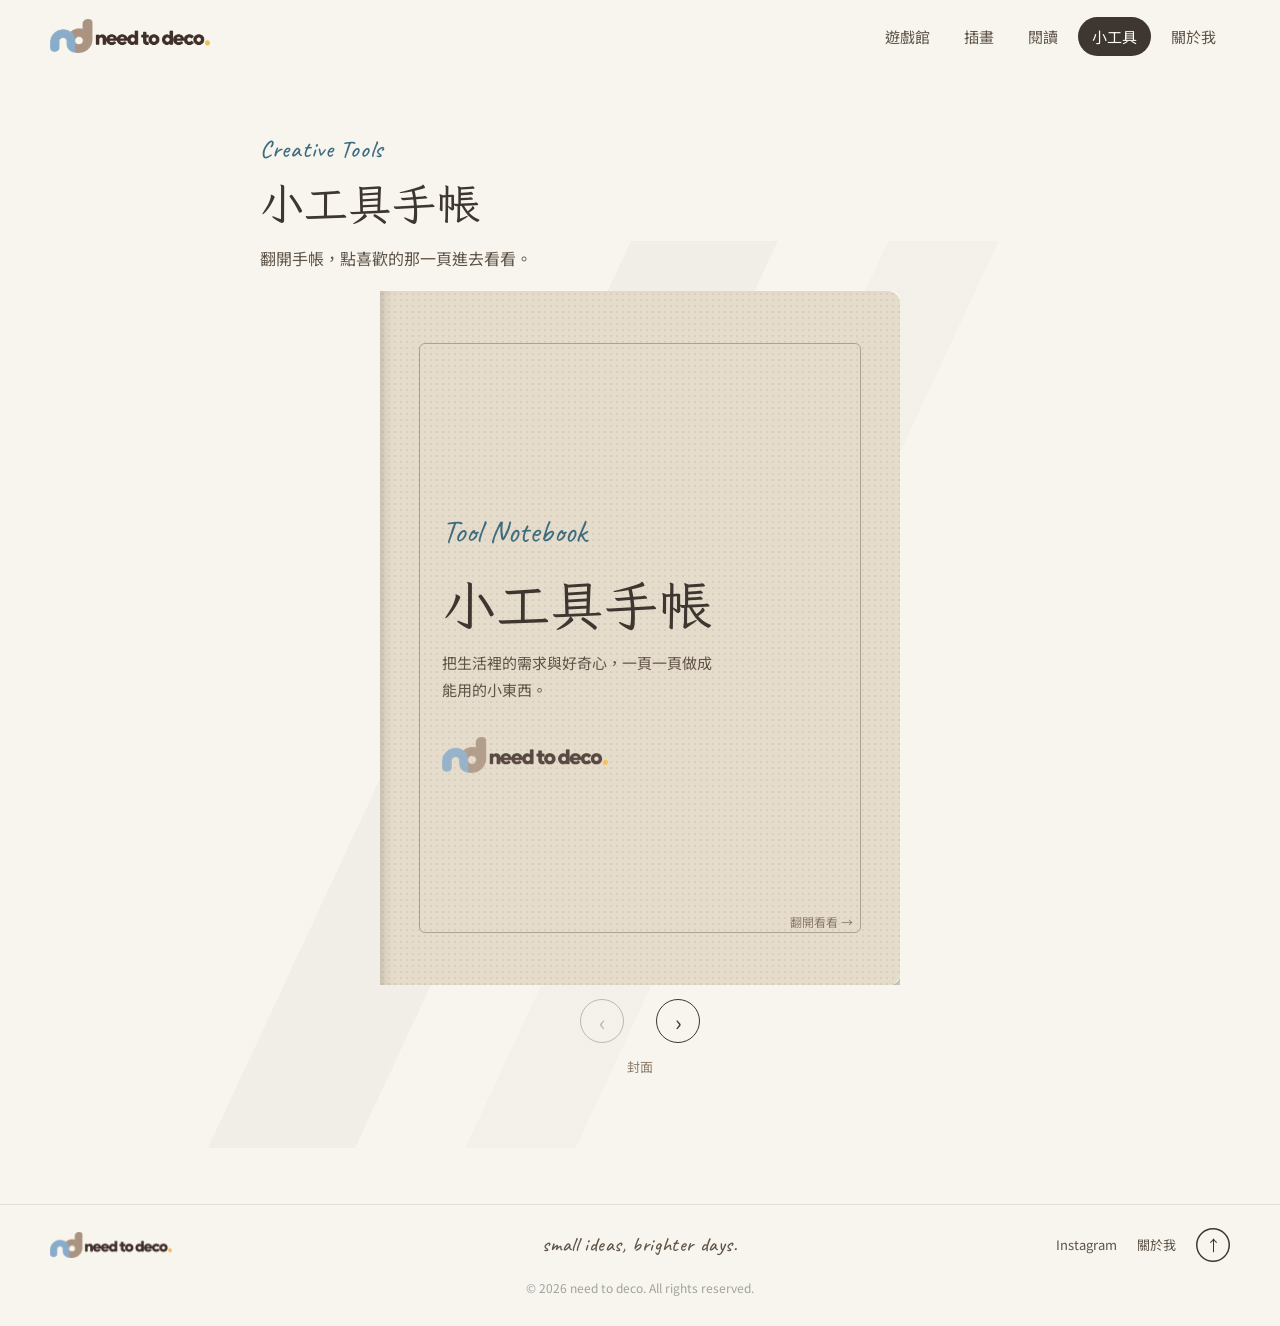
<file: tool-book.html>
<!doctype html>
<html lang="zh-Hant">
<head>
  <meta charset="utf-8" />
  <meta name="viewport" content="width=device-width, initial-scale=1" />
  <meta name="theme-color" content="#f7f5ee" />
  <title>小工具手帳｜need to deco</title>
  <meta name="description" content="Phoebe 自己做的網頁小工具與實驗。" />
  <meta property="og:title" content="小工具與實驗｜need to deco" />
  <meta property="og:description" content="Phoebe 自己做的網頁小工具與實驗。" />
  <link rel="icon" type="image/png" sizes="64x64" href="assets/needtodeco-mark-64.png" />
  <link rel="icon" type="image/png" sizes="192x192" href="assets/needtodeco-mark-192.png" />
  <link rel="apple-touch-icon" href="assets/needtodeco-touch-180.png" />
  <link rel="preconnect" href="https://fonts.googleapis.com">
  <link rel="preconnect" href="https://fonts.gstatic.com" crossorigin>
  <link href="https://fonts.googleapis.com/css2?family=Caveat:wght@500;600&family=Iansui&family=Noto+Sans+TC:wght@400;500;700&display=swap" rel="stylesheet">
  <link rel="stylesheet" href="styles.css?v=79" />
<style>
/* 小工具手帳：桌上一本攤開的手帳，一個小工具一個跨頁，點右頁照片或按鈕進入工具 */
.book-desk{position:relative;padding-block:10px 70px}
.book-desk::before{content:"";position:absolute;inset:-40px -10% 0;pointer-events:none;
  background:linear-gradient(115deg,transparent 0 38%,rgba(62,54,48,.035) 38% 46%,transparent 46% 52%,rgba(62,54,48,.025) 52% 58%,transparent 58%);z-index:0}
.book{--w:min(1040px,100%);position:relative;z-index:1;width:var(--w);aspect-ratio:1.5/1;margin:0 auto;perspective:2600px}
.leaves{position:absolute;inset:0}
.leaf{position:absolute;top:0;left:50%;width:50%;height:100%;transform-origin:left center;transform-style:preserve-3d;transition:transform .9s cubic-bezier(.45,.05,.25,1)}
.leaf.flipped{transform:rotateY(-180deg)}
.face{position:absolute;inset:0;backface-visibility:hidden;-webkit-backface-visibility:hidden;overflow:hidden}
.face.back{transform:rotateY(180deg)}
.pg{position:absolute;inset:0;background:#fffdf7;
  background-image:radial-gradient(rgba(62,54,48,.13) 1px,transparent 1.2px);background-size:22px 22px;background-position:11px 11px}
.pg-right{border-radius:0 10px 10px 0;box-shadow:inset 18px 0 22px -16px rgba(62,54,48,.28),0 14px 30px -18px rgba(62,54,48,.45)}
.pg-left{border-radius:10px 0 0 10px;box-shadow:inset -18px 0 22px -16px rgba(62,54,48,.28),0 14px 30px -18px rgba(62,54,48,.45)}
.pg-in{position:absolute;inset:8% 10% 8% 11%;display:flex;flex-direction:column;gap:10px;min-width:0}
.pg-right .pg-in{inset:8% 11% 8% 10%;align-items:center;justify-content:center;gap:22px}
.pg-no{font-size:12.5px;color:var(--clay);letter-spacing:.08em;margin:0}
.pg-en{font-family:var(--en);font-size:clamp(20px,2.2vw,28px);color:var(--sky-ink);margin:0;line-height:1}
.pg-title{font-family:var(--hand);font-weight:400;font-size:clamp(24px,3vw,38px);line-height:1.25;margin:0 0 4px;text-wrap:balance}
.pg-line{font-size:clamp(13.5px,1.3vw,15.5px);color:var(--clay-ink);line-height:1.8;margin:0;max-width:22em}
.pg-notes{list-style:none;padding:0;margin:8px 0 0;display:flex;flex-direction:column;gap:6px}
.pg-notes li{font-size:13.5px;color:var(--ink);padding-left:22px;position:relative}
.pg-notes li::before{content:"";position:absolute;left:2px;top:.45em;width:11px;height:11px;border:1.5px solid var(--ink);border-radius:3px}
.pg-notes li::after{content:"";position:absolute;left:5px;top:.3em;width:8px;height:5px;border-left:2px solid var(--sky-ink);border-bottom:2px solid var(--sky-ink);transform:rotate(-45deg)}
.pg-date{margin-top:auto;font-size:12px;color:var(--clay);letter-spacing:.06em}
.snap{position:relative;display:block;width:88%;padding:10px 10px 30px;background:#fff;border-radius:4px;transform:rotate(var(--rot));
  box-shadow:0 1px 2px rgba(62,54,48,.12),0 12px 26px -12px rgba(62,54,48,.4);transition:transform .35s cubic-bezier(.3,1.5,.5,1),box-shadow .35s}
.snap img{display:block;width:100%;aspect-ratio:16/10;object-fit:cover;object-position:center top;background:var(--tint);border-radius:2px}
.snap:hover,.snap:focus-visible{transform:rotate(0) translateY(-6px) scale(1.02);box-shadow:0 2px 4px rgba(62,54,48,.1),0 22px 36px -14px rgba(62,54,48,.45)}
.snap:focus-visible{outline:2px dashed var(--clay);outline-offset:6px}
.tape{position:absolute;top:-12px;left:50%;width:84px;height:24px;transform:translateX(-50%) rotate(-3deg);background:rgba(243,224,167,.82);box-shadow:0 1px 2px rgba(62,54,48,.12)}
.bk-actions{display:flex;flex-wrap:wrap;gap:10px;justify-content:center}
.bk-btn{display:inline-flex;align-items:center;gap:6px;font-size:14px;padding:8px 18px;border-radius:999px;border:1.5px solid var(--ink);color:var(--ink);background:transparent;transition:background .2s,color .2s}
.bk-btn.is-main{background:var(--ink);color:var(--paper)}
.bk-btn:hover{background:var(--puff);color:var(--ink)}
.bk-btn:focus-visible{outline:2px dashed var(--clay);outline-offset:3px}
.pg-intro{justify-content:center;gap:16px}
.intro-txt{font-family:var(--hand);font-size:clamp(15px,1.5vw,18px);line-height:1.9;color:var(--clay-ink);margin:0;max-width:20em}
.intro-sign{font-family:var(--en);font-size:24px;color:var(--ink);margin:6px 0 0}
.toc{list-style:none;padding:0;margin:14px 0 0;display:flex;flex-direction:column;gap:4px}
.toc button{width:100%;display:grid;grid-template-columns:auto auto 1fr auto;align-items:baseline;gap:10px;padding:10px 4px;border:0;background:transparent;font:inherit;color:var(--ink);cursor:pointer;text-align:left;border-radius:8px}
.toc button:hover,.toc button:focus-visible{background:rgba(243,224,167,.45)}
.toc-no{font-family:var(--en);font-size:20px;color:var(--sky-ink)}
.toc-name{font-family:var(--hand);font-size:clamp(16px,1.6vw,20px)}
.toc-dots{border-bottom:1.5px dotted var(--stone);transform:translateY(-4px)}
.toc-kind{font-size:12.5px;color:var(--clay)}
.pg-empty{align-items:center;justify-content:center}
.pg-empty img{width:34%;opacity:.55;transform:rotate(-8deg)}
.pg-empty p{font-family:var(--en);font-size:22px;color:var(--clay);margin:0}
.pg-cover,.pg-back{background:#e6dccb;background-image:radial-gradient(rgba(62,54,48,.08) 1px,transparent 1.3px);background-size:6px 6px;border-radius:0 12px 12px 0;
  box-shadow:inset 10px 0 14px -10px rgba(0,0,0,.25),0 18px 36px -18px rgba(62,54,48,.55)}
.pg-back{border-radius:12px 0 0 12px;box-shadow:inset -10px 0 14px -10px rgba(0,0,0,.25),0 18px 36px -18px rgba(62,54,48,.55)}
.cover-in{position:absolute;inset:12% 12%;display:flex;flex-direction:column;justify-content:center;gap:12px}
.pg-cover .cover-in::before{content:"";position:absolute;inset:-6% -6%;border:1.5px solid rgba(62,54,48,.35);border-radius:6px}
.cv-en{font-family:var(--en);font-size:clamp(22px,2.6vw,32px);color:var(--sky-ink);margin:0}
.cv-title{font-family:var(--hand);font-weight:400;font-size:clamp(32px,4.2vw,54px);margin:0;line-height:1.2}
.cv-sub{font-size:clamp(13px,1.3vw,15px);color:var(--clay-ink);margin:0;line-height:1.8;max-width:18em}
.cv-mark{width:42%;max-width:180px;margin-top:22px;opacity:.85}
.cv-hint{position:absolute;right:-4%;bottom:-6%;font-size:12px;color:var(--clay);margin:0}
.pg-back .cover-in{align-items:center;text-align:center}
.turn{position:absolute;bottom:-58px;width:44px;height:44px;border-radius:50%;border:1.5px solid var(--ink);background:var(--paper);color:var(--ink);font-size:22px;line-height:1;cursor:pointer;transition:background .2s,opacity .2s}
.turn.prev{left:calc(50% - 60px)}.turn.next{left:calc(50% + 16px)}
.turn:hover{background:var(--puff)}
.turn:disabled{opacity:.3;cursor:default;background:var(--paper)}
.turn:focus-visible{outline:2px dashed var(--clay);outline-offset:3px}
.book-pager{text-align:center;margin:70px 0 0;font-size:13px;color:var(--clay);position:relative;z-index:1}
.book[data-spread="0"] .leaves{transform:translateX(-25%)}
.book.at-end .leaves{transform:translateX(25%)}
.leaves{transition:transform .9s cubic-bezier(.45,.05,.25,1)}
.m-strip{display:none}
@media (max-width:760px){
  .book,.book-pager{display:none}
  .book-desk::before{display:none}
  .m-strip{display:flex;gap:14px;overflow-x:auto;scroll-snap-type:x mandatory;margin-inline:-16px;padding:6px 16px 24px;scrollbar-width:none}
  .m-strip::-webkit-scrollbar{display:none}
  .m-page{position:relative;flex:0 0 86%;aspect-ratio:3/4.2;scroll-snap-align:center}
  .m-page .pg{border-radius:12px;box-shadow:0 12px 26px -16px rgba(62,54,48,.5)}
  .m-page .pg-in,.m-page .pg-right .pg-in{inset:9% 9%}
  .m-page .toc button{padding:8px 2px}
}
@media (prefers-reduced-motion:reduce){.leaf,.leaves{transition:none}.snap{transition:none}}

</style>
</head>
<body>
  <header class="site-header">
    <div class="shell header-inner">
      <a class="brand" href="index.html" aria-label="need to deco 首頁">
        <img src="assets/needtodeco-logo.png" alt="need to deco" width="1000" height="213" />
      </a>
      <nav class="nav" aria-label="主要導覽">
        <a href="games.html">遊戲館</a>
        <a href="illustrations.html">插畫</a>
        <a href="reading.html">閱讀</a>
        <a href="tools.html" aria-current="page">小工具</a>
        <a href="about.html">關於我</a>
      </nav>
      <button class="menu-btn" aria-label="開啟選單" aria-expanded="false">選單</button>
    </div>
  </header>
    <main id="top">
    <section class="page-head shell">
      <p class="page-en" lang="en">Creative Tools</p>
      <h1>小工具手帳</h1>
      <p class="page-lead">翻開手帳，點喜歡的那一頁進去看看。</p>
    </section>
    <section class="shell book-desk" aria-label="小工具手帳">
      <div class="book" id="book" data-spread="0">
        <div class="leaves">
<div class="leaf" data-i="0"><div class="face front"><div class="pg pg-cover"><div class="cover-in"><p class="cv-en" lang="en">Tool Notebook</p><h2 class="cv-title">小工具手帳</h2><p class="cv-sub">把生活裡的需求與好奇心，一頁一頁做成能用的小東西。</p><img class="cv-mark" src="assets/needtodeco-logo.png" alt="need to deco" width="1000" height="213" /><p class="cv-hint">翻開看看 →</p></div></div></div><div class="face back"><div class="pg pg-left"><div class="pg-in pg-intro"><p class="pg-en" lang="en">Hello!</p><p class="intro-txt">這本手帳收著我為自己做的小工具。有的拿來記錄讀過的書，有的把妞妞的聲音存起來，有的只是因為好奇。</p><p class="intro-txt">翻到喜歡的那一頁，點照片或「打開工具」就能直接使用。</p><p class="intro-sign" lang="en">— Phoebe</p></div></div></div></div>
<div class="leaf" data-i="1"><div class="face front"><div class="pg pg-right"><div class="pg-in"><p class="pg-en" lang="en">Contents</p><h2 class="pg-title">目錄</h2><ol class="toc"><li><button type="button" data-go="1"><span class="toc-no">01</span><span class="toc-name">頁間日子</span><span class="toc-dots" aria-hidden="true"></span><span class="toc-kind">閱讀紀錄</span></button></li><li><button type="button" data-go="2"><span class="toc-no">02</span><span class="toc-name">讀日子</span><span class="toc-dots" aria-hidden="true"></span><span class="toc-kind">電子書</span></button></li><li><button type="button" data-go="3"><span class="toc-no">03</span><span class="toc-name">毛孩聲音收藏館</span><span class="toc-dots" aria-hidden="true"></span><span class="toc-kind">聲音收藏</span></button></li><li><button type="button" data-go="4"><span class="toc-no">04</span><span class="toc-name">番茄手札</span><span class="toc-dots" aria-hidden="true"></span><span class="toc-kind">料理手札</span></button></li><li><button type="button" data-go="5"><span class="toc-no">05</span><span class="toc-name">VCPulse</span><span class="toc-dots" aria-hidden="true"></span><span class="toc-kind">資料專案</span></button></li></ol></div></div></div><div class="face back"><div class="pg pg-left"><div class="pg-in"><p class="pg-no"><span lang="en">No.</span> 01 ・ 閱讀紀錄</p><p class="pg-en" lang="en">Pages Between Days</p><h2 class="pg-title">頁間日子</h2><p class="pg-line">讀過的每一本書，都值得留在自己的時光書架。</p><ul class="pg-notes"><li>依月份排列的木頭書架</li><li>年度閱讀回顧</li><li>書摘收藏</li></ul><p class="pg-date">need to deco ・ tool notebook</p></div></div></div></div>
<div class="leaf" data-i="2"><div class="face front"><div class="pg pg-right"><div class="pg-in"><a class="snap" href="pages-between-days.html" style="--rot:-2deg;--tint:#fbeab0" aria-label="看頁間日子的作品介紹"><span class="tape" aria-hidden="true"></span><img src="assets/pages-between-days-shelf.webp" alt="頁間日子的畫面" loading="lazy" /></a><div class="bk-actions"><a class="bk-btn is-main" href="https://pages.needtodeco.com/" target="_blank" rel="noreferrer">打開工具 <span aria-hidden="true">↗</span></a><a class="bk-btn" href="pages-between-days.html">作品介紹 <span aria-hidden="true">→</span></a></div></div></div></div><div class="face back"><div class="pg pg-left"><div class="pg-in"><p class="pg-no"><span lang="en">No.</span> 02 ・ 電子書</p><p class="pg-en" lang="en">Readays</p><h2 class="pg-title">讀日子</h2><p class="pg-line">自在閱讀、筆記與收藏。</p><ul class="pg-notes"><li>EPUB 閱讀</li><li>劃線與書籤</li><li>離線也能用</li></ul><p class="pg-date">need to deco ・ tool notebook</p></div></div></div></div>
<div class="leaf" data-i="3"><div class="face front"><div class="pg pg-right"><div class="pg-in"><a class="snap" href="readays.html" style="--rot:1.6deg;--tint:#deedf2" aria-label="看讀日子的作品介紹"><span class="tape" aria-hidden="true"></span><img src="assets/readays-cover.webp" alt="讀日子的畫面" loading="lazy" /></a><div class="bk-actions"><a class="bk-btn" href="readays.html">作品介紹 <span aria-hidden="true">→</span></a></div></div></div></div><div class="face back"><div class="pg pg-left"><div class="pg-in"><p class="pg-no"><span lang="en">No.</span> 03 ・ 聲音收藏</p><p class="pg-en" lang="en">Pet Sound Archive</p><h2 class="pg-title">毛孩聲音收藏館</h2><p class="pg-line">把熟悉的聲音，收藏成永遠的日常。</p><ul class="pg-notes"><li>錄音與裁切</li><li>聲音標本卡</li><li>離線備份</li></ul><p class="pg-date">need to deco ・ tool notebook</p></div></div></div></div>
<div class="leaf" data-i="4"><div class="face front"><div class="pg pg-right"><div class="pg-in"><a class="snap" href="pet-sound-archive.html" style="--rot:-1.2deg;--tint:#e8e6df" aria-label="看毛孩聲音收藏館的作品介紹"><span class="tape" aria-hidden="true"></span><img src="assets/pet-sound-shot.webp" alt="毛孩聲音收藏館的畫面" loading="lazy" /></a><div class="bk-actions"><a class="bk-btn is-main" href="https://petsound.needtodeco.com/" target="_blank" rel="noreferrer">打開工具 <span aria-hidden="true">↗</span></a><a class="bk-btn" href="pet-sound-archive.html">作品介紹 <span aria-hidden="true">→</span></a></div></div></div></div><div class="face back"><div class="pg pg-left"><div class="pg-in"><p class="pg-no"><span lang="en">No.</span> 04 ・ 料理手札</p><p class="pg-en" lang="en">Tomato Notes</p><h2 class="pg-title">番茄手札</h2><p class="pg-line">明天煮什麼、要先退冰什麼、要買什麼，一本手札記好。</p><ul class="pg-notes"><li>排好明天的菜</li><li>前一晚自動提醒退冰、採買</li><li>一鍵加到行事曆</li></ul><p class="pg-date">need to deco ・ tool notebook</p></div></div></div></div>
<div class="leaf" data-i="5"><div class="face front"><div class="pg pg-right"><div class="pg-in"><a class="snap" href="tomato-notes.html" style="--rot:-1.6deg;--tint:#f8f1e7" aria-label="看番茄手札的作品介紹"><span class="tape" aria-hidden="true"></span><img src="assets/tomato/tomato-card.webp?v=2" alt="番茄手札的畫面" loading="lazy" /></a><div class="bk-actions"><a class="bk-btn is-main" href="https://tomorrow-table.needtodeco.com/" target="_blank" rel="noreferrer">打開工具 <span aria-hidden="true">↗</span></a><a class="bk-btn" href="tomato-notes.html">作品介紹 <span aria-hidden="true">→</span></a></div></div></div></div><div class="face back"><div class="pg pg-left"><div class="pg-in"><p class="pg-no"><span lang="en">No.</span> 05 ・ 資料專案</p><p class="pg-en" lang="en">VCPulse</p><h2 class="pg-title">VCPulse</h2><p class="pg-line">從資料中觀察市場型態。私人使用、授權制。</p><ul class="pg-notes"><li>台美股</li><li>資料分析</li><li>技術案例</li></ul><p class="pg-date">need to deco ・ tool notebook</p></div></div></div></div>
<div class="leaf" data-i="6"><div class="face front"><div class="pg pg-right"><div class="pg-in"><a class="snap" href="vcpulse.html" style="--rot:1.8deg;--tint:#deedf2" aria-label="看VCPulse的作品介紹"><span class="tape" aria-hidden="true"></span><img src="assets/vcpulse-actual.png" alt="VCPulse的畫面" loading="lazy" /></a><div class="bk-actions"><a class="bk-btn" href="vcpulse.html">作品介紹 <span aria-hidden="true">→</span></a></div></div></div></div><div class="face back"><div class="pg pg-left"><div class="pg-in pg-intro"><p class="pg-en" lang="en">To be continued</p><p class="intro-txt">下一頁還空著。新的小工具做好了，就會貼進來。</p></div></div></div></div>
<div class="leaf" data-i="7"><div class="face front"><div class="pg pg-right"><div class="pg-in pg-empty"><img src="assets/niuniu-peek.webp" alt="" width="180" height="181" /><p lang="en">coming soon…</p></div></div></div><div class="face back"><div class="pg pg-back"><div class="cover-in"><img class="cv-mark" src="assets/needtodeco-logo.png" alt="need to deco" width="1000" height="213" /><p class="cv-sub" lang="en">small ideas, brighter days.</p></div></div></div></div>
        </div>
        <button type="button" class="turn prev" aria-label="上一頁">‹</button>
        <button type="button" class="turn next" aria-label="下一頁">›</button>
      </div>
      <p class="book-pager"><span id="pager">封面</span></p>
      <div class="m-strip" aria-label="小工具手帳，可左右滑動"><div class="m-page"><div class="pg pg-cover"><div class="cover-in"><p class="cv-en" lang="en">Tool Notebook</p><h2 class="cv-title">小工具手帳</h2><p class="cv-sub">把生活裡的需求與好奇心，一頁一頁做成能用的小東西。</p><img class="cv-mark" src="assets/needtodeco-logo.png" alt="need to deco" width="1000" height="213" /><p class="cv-hint">翻開看看 →</p></div></div></div><div class="m-page"><div class="pg pg-left"><div class="pg-in pg-intro"><p class="pg-en" lang="en">Hello!</p><p class="intro-txt">這本手帳收著我為自己做的小工具。有的拿來記錄讀過的書，有的把妞妞的聲音存起來，有的只是因為好奇。</p><p class="intro-txt">翻到喜歡的那一頁，點照片或「打開工具」就能直接使用。</p><p class="intro-sign" lang="en">— Phoebe</p></div></div></div><div class="m-page"><div class="pg pg-right"><div class="pg-in"><p class="pg-en" lang="en">Contents</p><h2 class="pg-title">目錄</h2><ol class="toc"><li><button type="button" data-go="1"><span class="toc-no">01</span><span class="toc-name">頁間日子</span><span class="toc-dots" aria-hidden="true"></span><span class="toc-kind">閱讀紀錄</span></button></li><li><button type="button" data-go="2"><span class="toc-no">02</span><span class="toc-name">讀日子</span><span class="toc-dots" aria-hidden="true"></span><span class="toc-kind">電子書</span></button></li><li><button type="button" data-go="3"><span class="toc-no">03</span><span class="toc-name">毛孩聲音收藏館</span><span class="toc-dots" aria-hidden="true"></span><span class="toc-kind">聲音收藏</span></button></li><li><button type="button" data-go="4"><span class="toc-no">04</span><span class="toc-name">番茄手札</span><span class="toc-dots" aria-hidden="true"></span><span class="toc-kind">料理手札</span></button></li><li><button type="button" data-go="5"><span class="toc-no">05</span><span class="toc-name">VCPulse</span><span class="toc-dots" aria-hidden="true"></span><span class="toc-kind">資料專案</span></button></li></ol></div></div></div><div class="m-page"><div class="pg pg-left"><div class="pg-in"><p class="pg-no"><span lang="en">No.</span> 01 ・ 閱讀紀錄</p><p class="pg-en" lang="en">Pages Between Days</p><h2 class="pg-title">頁間日子</h2><p class="pg-line">讀過的每一本書，都值得留在自己的時光書架。</p><ul class="pg-notes"><li>依月份排列的木頭書架</li><li>年度閱讀回顧</li><li>書摘收藏</li></ul><p class="pg-date">need to deco ・ tool notebook</p></div></div></div><div class="m-page"><div class="pg pg-right"><div class="pg-in"><a class="snap" href="pages-between-days.html" style="--rot:-2deg;--tint:#fbeab0" aria-label="看頁間日子的作品介紹"><span class="tape" aria-hidden="true"></span><img src="assets/pages-between-days-shelf.webp" alt="頁間日子的畫面" loading="lazy" /></a><div class="bk-actions"><a class="bk-btn is-main" href="https://pages.needtodeco.com/" target="_blank" rel="noreferrer">打開工具 <span aria-hidden="true">↗</span></a><a class="bk-btn" href="pages-between-days.html">作品介紹 <span aria-hidden="true">→</span></a></div></div></div></div><div class="m-page"><div class="pg pg-left"><div class="pg-in"><p class="pg-no"><span lang="en">No.</span> 02 ・ 電子書</p><p class="pg-en" lang="en">Readays</p><h2 class="pg-title">讀日子</h2><p class="pg-line">自在閱讀、筆記與收藏。</p><ul class="pg-notes"><li>EPUB 閱讀</li><li>劃線與書籤</li><li>離線也能用</li></ul><p class="pg-date">need to deco ・ tool notebook</p></div></div></div><div class="m-page"><div class="pg pg-right"><div class="pg-in"><a class="snap" href="readays.html" style="--rot:1.6deg;--tint:#deedf2" aria-label="看讀日子的作品介紹"><span class="tape" aria-hidden="true"></span><img src="assets/readays-cover.webp" alt="讀日子的畫面" loading="lazy" /></a><div class="bk-actions"><a class="bk-btn" href="readays.html">作品介紹 <span aria-hidden="true">→</span></a></div></div></div></div><div class="m-page"><div class="pg pg-left"><div class="pg-in"><p class="pg-no"><span lang="en">No.</span> 03 ・ 聲音收藏</p><p class="pg-en" lang="en">Pet Sound Archive</p><h2 class="pg-title">毛孩聲音收藏館</h2><p class="pg-line">把熟悉的聲音，收藏成永遠的日常。</p><ul class="pg-notes"><li>錄音與裁切</li><li>聲音標本卡</li><li>離線備份</li></ul><p class="pg-date">need to deco ・ tool notebook</p></div></div></div><div class="m-page"><div class="pg pg-right"><div class="pg-in"><a class="snap" href="pet-sound-archive.html" style="--rot:-1.2deg;--tint:#e8e6df" aria-label="看毛孩聲音收藏館的作品介紹"><span class="tape" aria-hidden="true"></span><img src="assets/pet-sound-shot.webp" alt="毛孩聲音收藏館的畫面" loading="lazy" /></a><div class="bk-actions"><a class="bk-btn is-main" href="https://petsound.needtodeco.com/" target="_blank" rel="noreferrer">打開工具 <span aria-hidden="true">↗</span></a><a class="bk-btn" href="pet-sound-archive.html">作品介紹 <span aria-hidden="true">→</span></a></div></div></div></div><div class="m-page"><div class="pg pg-left"><div class="pg-in"><p class="pg-no"><span lang="en">No.</span> 04 ・ 料理手札</p><p class="pg-en" lang="en">Tomato Notes</p><h2 class="pg-title">番茄手札</h2><p class="pg-line">明天煮什麼、要先退冰什麼、要買什麼，一本手札記好。</p><ul class="pg-notes"><li>排好明天的菜</li><li>前一晚自動提醒退冰、採買</li><li>一鍵加到行事曆</li></ul><p class="pg-date">need to deco ・ tool notebook</p></div></div></div><div class="m-page"><div class="pg pg-right"><div class="pg-in"><a class="snap" href="tomato-notes.html" style="--rot:-1.6deg;--tint:#f8f1e7" aria-label="看番茄手札的作品介紹"><span class="tape" aria-hidden="true"></span><img src="assets/tomato/tomato-card.webp?v=2" alt="番茄手札的畫面" loading="lazy" /></a><div class="bk-actions"><a class="bk-btn is-main" href="https://tomorrow-table.needtodeco.com/" target="_blank" rel="noreferrer">打開工具 <span aria-hidden="true">↗</span></a><a class="bk-btn" href="tomato-notes.html">作品介紹 <span aria-hidden="true">→</span></a></div></div></div></div><div class="m-page"><div class="pg pg-left"><div class="pg-in"><p class="pg-no"><span lang="en">No.</span> 05 ・ 資料專案</p><p class="pg-en" lang="en">VCPulse</p><h2 class="pg-title">VCPulse</h2><p class="pg-line">從資料中觀察市場型態。私人使用、授權制。</p><ul class="pg-notes"><li>台美股</li><li>資料分析</li><li>技術案例</li></ul><p class="pg-date">need to deco ・ tool notebook</p></div></div></div><div class="m-page"><div class="pg pg-right"><div class="pg-in"><a class="snap" href="vcpulse.html" style="--rot:1.8deg;--tint:#deedf2" aria-label="看VCPulse的作品介紹"><span class="tape" aria-hidden="true"></span><img src="assets/vcpulse-actual.png" alt="VCPulse的畫面" loading="lazy" /></a><div class="bk-actions"><a class="bk-btn" href="vcpulse.html">作品介紹 <span aria-hidden="true">→</span></a></div></div></div></div><div class="m-page"><div class="pg pg-left"><div class="pg-in pg-intro"><p class="pg-en" lang="en">To be continued</p><p class="intro-txt">下一頁還空著。新的小工具做好了，就會貼進來。</p></div></div></div><div class="m-page"><div class="pg pg-right"><div class="pg-in pg-empty"><img src="assets/niuniu-peek.webp" alt="" width="180" height="181" /><p lang="en">coming soon…</p></div></div></div></div>
    </section>
  </main>
  <footer class="site-footer">
    <div class="shell footer-inner">
      <a class="footer-brand" href="index.html"><img src="assets/needtodeco-logo.png" alt="need to deco" width="1000" height="213" loading="lazy" /></a>
      <p class="footer-motto" lang="en">small ideas, brighter days.</p>
      <nav class="footer-links" aria-label="外部連結">
        <a href="https://www.instagram.com/needtodeco/" target="_blank" rel="noreferrer">Instagram</a>
        <a href="about.html">關於我</a>
        <a href="#top" class="to-top" aria-label="回到最上面">↑</a>
      </nav>
    </div>
    <p class="shell copyright">© 2026 need to deco. All rights reserved.</p>
  </footer>
  <script src="script.js?v=75"></script>
<script>
// 小工具手帳：翻頁（按鈕、鍵盤、點目錄、在書上左右滑）
(() => {
  const book = document.getElementById('book');
  if (!book) return;
  const leaves = [...book.querySelectorAll('.leaf')];
  const prev = book.querySelector('.prev'), next = book.querySelector('.next');
  const pager = document.getElementById('pager');
  const N = leaves.length;
  let spread = 0; // 0 = 封面；N = 封底
  const labels = ['封面', '前言・目錄'];
  const render = () => {
    leaves.forEach((lf, i) => {
      const flipped = i < spread;
      lf.classList.toggle('flipped', flipped);
      // 疊放順序：已翻過的越後翻越上面，沒翻的越前面越上面
      lf.style.zIndex = flipped ? i + 1 : N - i;
      lf.querySelectorAll('a,button').forEach(el => {
        const onFront = el.closest('.front');
        const visible = (onFront && i === spread) || (!onFront && i === spread - 1);
        el.tabIndex = visible ? 0 : -1;
      });
    });
    book.dataset.spread = spread;
    book.classList.toggle('at-end', spread === N);
    prev.disabled = spread === 0; next.disabled = spread === N;
    pager.textContent = spread === 0 ? '封面' : spread === N ? '封底' : spread === 1 ? '前言・目錄' : spread === N - 1 ? '下一頁還空著' : `第 ${spread - 1} 個小工具`;
  };
  const go = s => { spread = Math.max(0, Math.min(N, s)); render(); };
  prev.addEventListener('click', () => go(spread - 1));
  next.addEventListener('click', () => go(spread + 1));
  // 點封面也能翻開
  book.querySelector('.pg-cover')?.addEventListener('click', () => { if (spread === 0) go(1); });
  book.querySelectorAll('[data-go]').forEach(b => b.addEventListener('click', () => go(+b.dataset.go + 1)));
  document.querySelectorAll('.m-strip [data-go]').forEach(b => b.addEventListener('click', () => {
    const strip = b.closest('.m-strip'); const pages = strip.querySelectorAll('.m-page');
    pages[+b.dataset.go * 2 + 1]?.scrollIntoView({ behavior: 'smooth', inline: 'center', block: 'nearest' });
  }));
  document.addEventListener('keydown', e => {
    if (getComputedStyle(book).display === 'none') return;
    if (e.key === 'ArrowRight') go(spread + 1);
    if (e.key === 'ArrowLeft') go(spread - 1);
  });
  let x0 = null;
  book.addEventListener('pointerdown', e => { x0 = e.clientX; });
  book.addEventListener('pointerup', e => {
    if (x0 === null) return; const dx = e.clientX - x0; x0 = null;
    if (Math.abs(dx) > 50) go(spread + (dx < 0 ? 1 : -1));
  });
  render();
})();

</script>
</body>
</html>
</file>
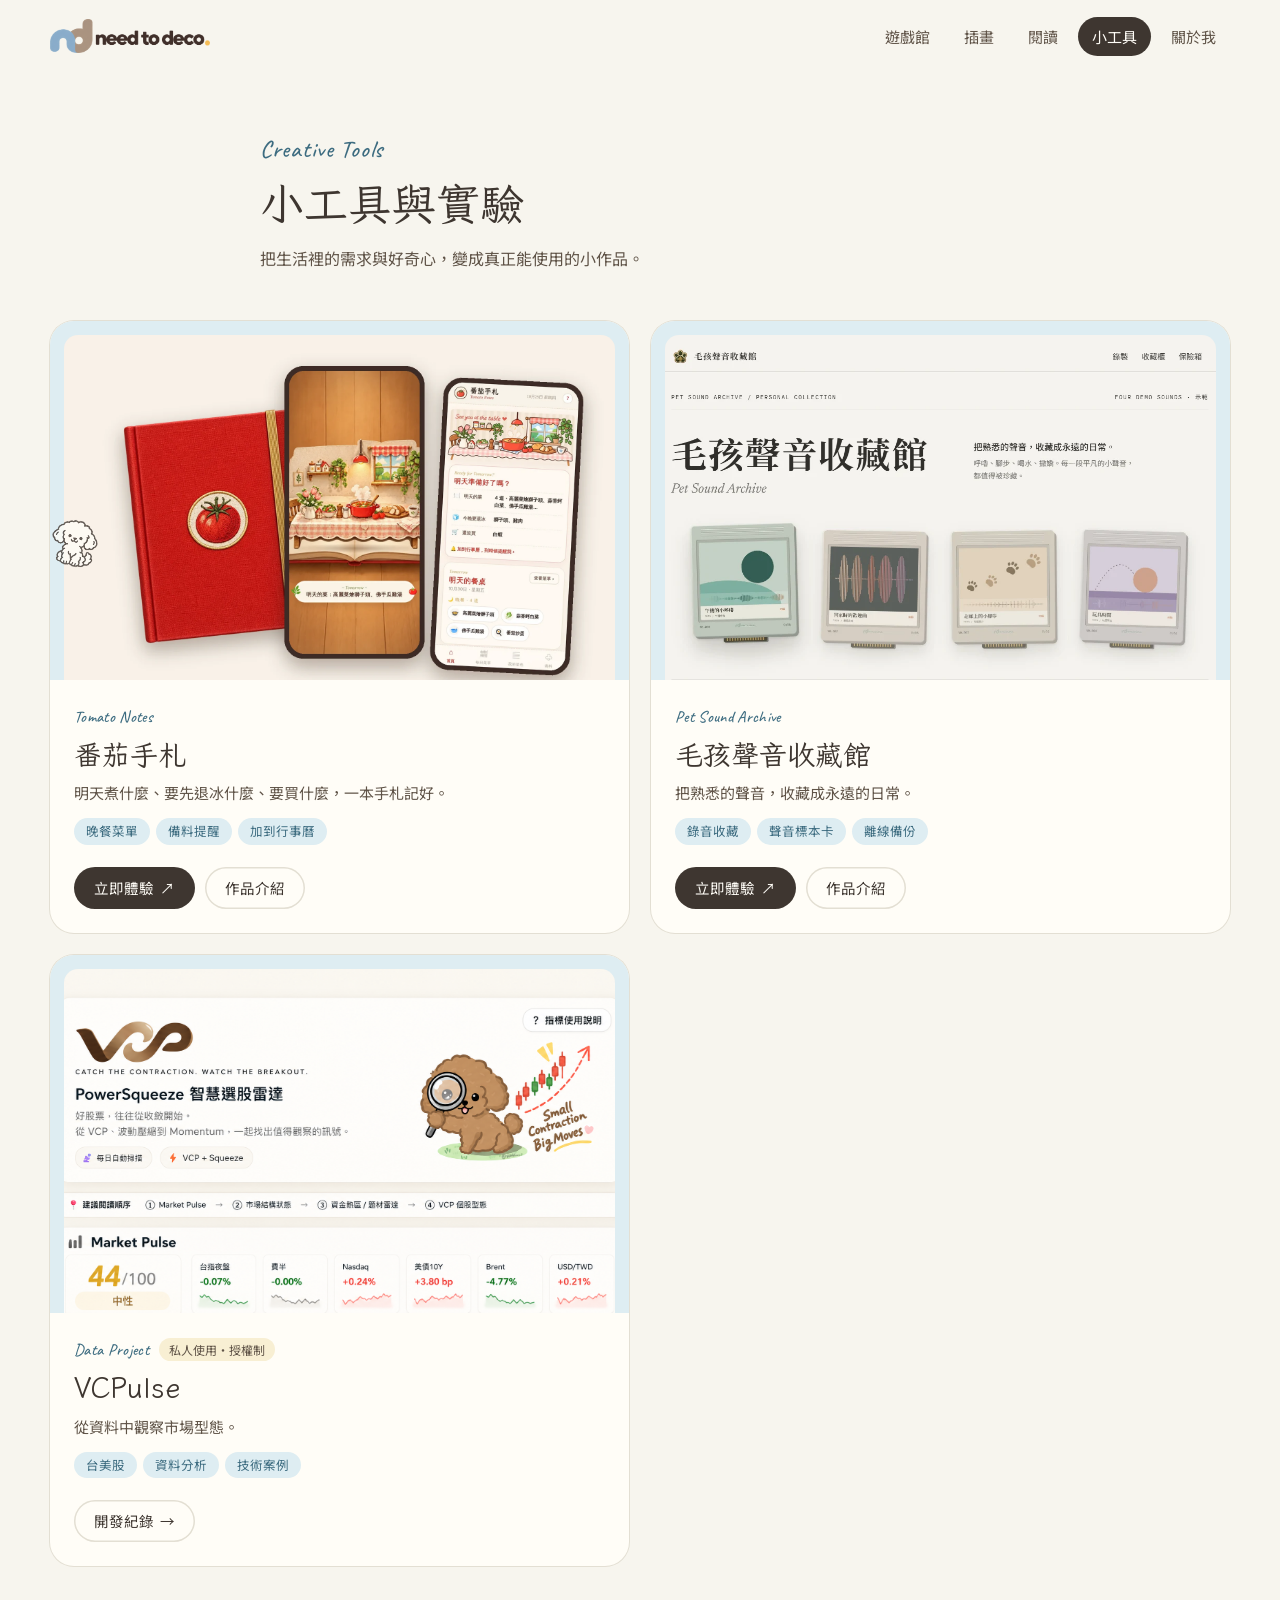
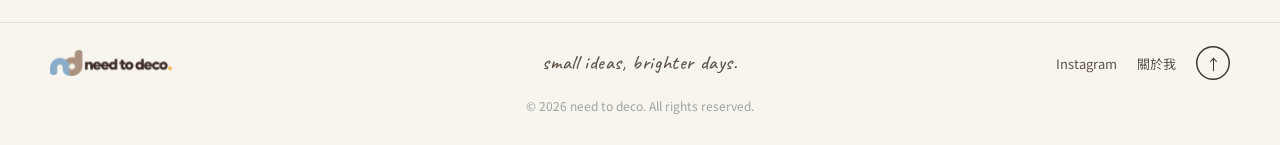
<file: tools.html>
<!doctype html>
<html lang="zh-Hant">
<head>
  <meta charset="utf-8" />
  <meta name="viewport" content="width=device-width, initial-scale=1" />
  <meta name="theme-color" content="#f7f5ee" />
  <title>小工具與實驗｜need to deco</title>
  <meta name="description" content="Phoebe 自己做的網頁小工具與實驗。" />
  <meta property="og:title" content="小工具與實驗｜need to deco" />
  <meta property="og:description" content="Phoebe 自己做的網頁小工具與實驗。" />
  <link rel="icon" type="image/png" sizes="64x64" href="assets/needtodeco-mark-64.png" />
  <link rel="icon" type="image/png" sizes="192x192" href="assets/needtodeco-mark-192.png" />
  <link rel="apple-touch-icon" href="assets/needtodeco-touch-180.png" />
  <link rel="preconnect" href="https://fonts.googleapis.com">
  <link rel="preconnect" href="https://fonts.gstatic.com" crossorigin>
  <link href="https://fonts.googleapis.com/css2?family=Caveat:wght@500;600&family=Iansui&family=Noto+Sans+TC:wght@400;500;700&display=swap" rel="stylesheet">
  <link rel="stylesheet" href="styles.css?v=79" />
</head>
<body>
  <header class="site-header">
    <div class="shell header-inner">
      <a class="brand" href="index.html" aria-label="need to deco 首頁">
        <img src="assets/needtodeco-logo.png" alt="need to deco" width="1000" height="213" />
      </a>
      <nav class="nav" aria-label="主要導覽">
        <a href="games.html">遊戲館</a>
        <a href="illustrations.html">插畫</a>
        <a href="reading.html">閱讀</a>
        <a href="tools.html" aria-current="page">小工具</a>
        <a href="about.html">關於我</a>
      </nav>
      <button class="menu-btn" aria-label="開啟選單" aria-expanded="false">選單</button>
    </div>
  </header>
  <main id="top">
    <section class="page-head shell">
      <p class="page-en" lang="en">Creative Tools</p>
      <h1>小工具與實驗</h1>
      <p class="page-lead">把生活裡的需求與好奇心，變成真正能使用的小作品。</p>
    </section>
    <section class="shell block">
      <div class="tools-grid">
          <article class="tool-card" aria-labelledby="tool-tomato">
            <div class="tool-media">
              <img src="assets/tomato/tomato-card.webp?v=2" alt="番茄手札：紅色布面手札，和手機上的明天菜單、備料提醒畫面" width="1600" height="1000" loading="lazy" />
            </div>
            <div class="tool-body">
              <p class="tool-kicker"><span lang="en">Tomato Notes</span></p>
              <h3 id="tool-tomato" class="tool-name">番茄手札</h3>
              <p class="tool-desc">明天煮什麼、要先退冰什麼、要買什麼，一本手札記好。</p>
              <ul class="tool-tags" aria-label="標籤">
                <li>晚餐菜單</li><li>備料提醒</li><li>加到行事曆</li>
              </ul>
              <div class="tool-actions">
                <a class="tool-btn is-primary" href="https://tomorrow-table.needtodeco.com/" target="_blank" rel="noreferrer">立即體驗<span class="tool-btn-ext" aria-hidden="true">↗</span><span class="visually-hidden">（另開新視窗）</span></a>
                <a class="tool-btn is-secondary" href="tomato-notes.html">作品介紹</a>
              </div>
            </div>
          </article>
          <article class="tool-card" aria-labelledby="tool-petsound">
            <div class="tool-media">
              <img class="pos-top" src="assets/pet-sound-shot.webp" alt="毛孩聲音收藏館畫面：四張像卡帶一樣的毛孩聲音標本卡" width="1178" height="661" loading="lazy" />
            </div>
            <div class="tool-body">
              <p class="tool-kicker"><span lang="en">Pet Sound Archive</span></p>
              <h3 id="tool-petsound" class="tool-name">毛孩聲音收藏館</h3>
              <p class="tool-desc">把熟悉的聲音，收藏成永遠的日常。</p>
              <ul class="tool-tags" aria-label="標籤">
                <li>錄音收藏</li><li>聲音標本卡</li><li>離線備份</li>
              </ul>
              <div class="tool-actions">
                <a class="tool-btn is-primary" href="https://petsound.needtodeco.com/" target="_blank" rel="noreferrer">立即體驗<span class="tool-btn-ext" aria-hidden="true">↗</span><span class="visually-hidden">（另開新視窗）</span></a>
                <a class="tool-btn is-secondary" href="pet-sound-archive.html">作品介紹</a>
              </div>
            </div>
          </article>
          <article class="tool-card" aria-labelledby="tool-vcpulse">
            <div class="tool-media">
              <img class="pos-top" src="assets/vcpulse-actual.png" alt="VCPulse 選股雷達畫面：Market Pulse 市場指標" width="1672" height="941" loading="lazy" />
            </div>
            <div class="tool-body">
              <p class="tool-kicker"><span lang="en">Data Project</span><span class="tool-note">私人使用・授權制</span></p>
              <h3 id="tool-vcpulse" class="tool-name" lang="en">VCPulse</h3>
              <p class="tool-desc">從資料中觀察市場型態。</p>
              <ul class="tool-tags" aria-label="標籤">
                <li>台美股</li><li>資料分析</li><li>技術案例</li>
              </ul>
              <div class="tool-actions">
                <a class="tool-btn is-secondary tool-stretch" href="vcpulse.html">開發紀錄<span class="tool-btn-arrow" aria-hidden="true">→</span></a>
              </div>
            </div>
          </article>
      </div>
    </section>

    <button type="button" class="niu-peek" data-spot="tools" style="left:4%;top:30%;--rot:14deg" aria-label="找到躲起來的妞妞了！"><img src="assets/niuniu-peek.webp" alt="" width="180" height="181" /></button>
  </main>
  <footer class="site-footer">
    <div class="shell footer-inner">
      <a class="footer-brand" href="index.html"><img src="assets/needtodeco-logo.png" alt="need to deco" width="1000" height="213" loading="lazy" /></a>
      <p class="footer-motto" lang="en">small ideas, brighter days.</p>
      <nav class="footer-links" aria-label="外部連結">
        <a href="https://www.instagram.com/needtodeco/" target="_blank" rel="noreferrer">Instagram</a>
        <a href="about.html">關於我</a>
        <a href="#top" class="to-top" aria-label="回到最上面">↑</a>
      </nav>
    </div>
    <p class="shell copyright">© 2026 need to deco. All rights reserved.</p>
  </footer>
  <script src="script.js?v=75"></script>
</body>
</html>
</file>
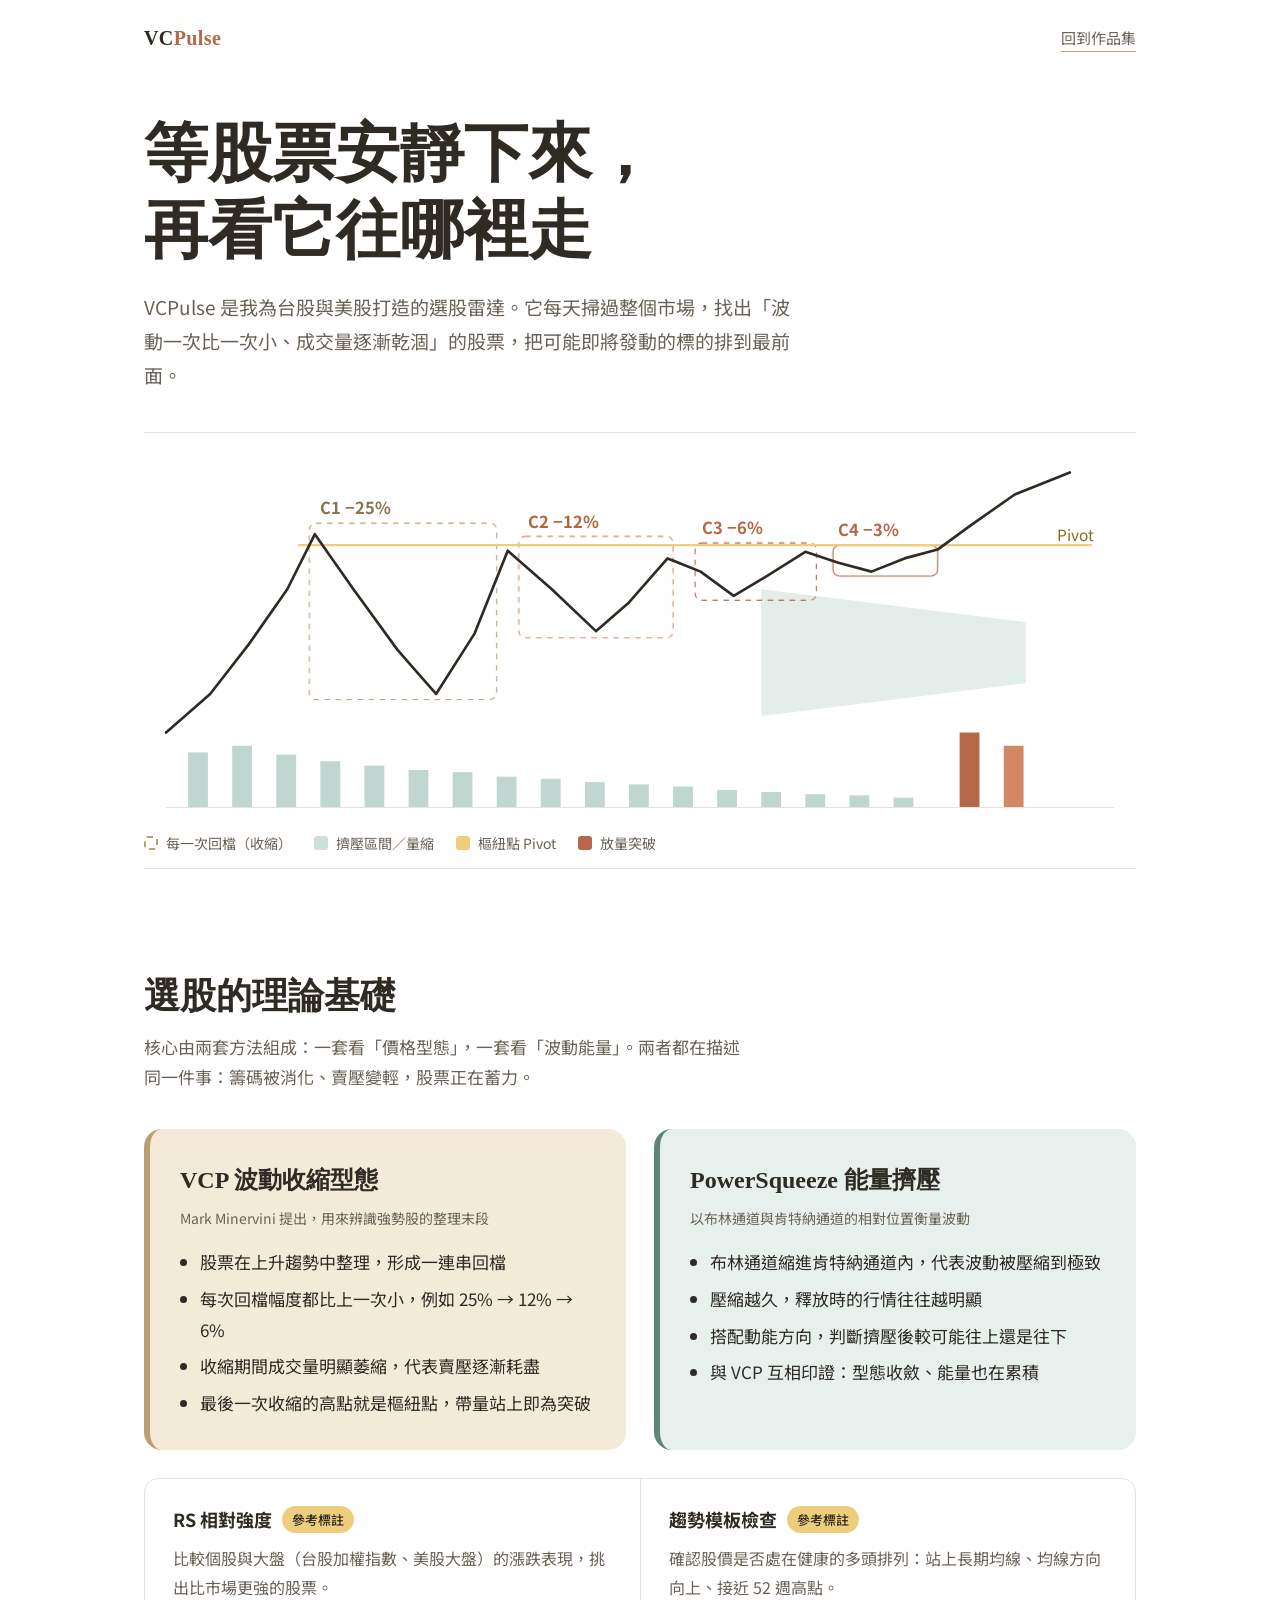
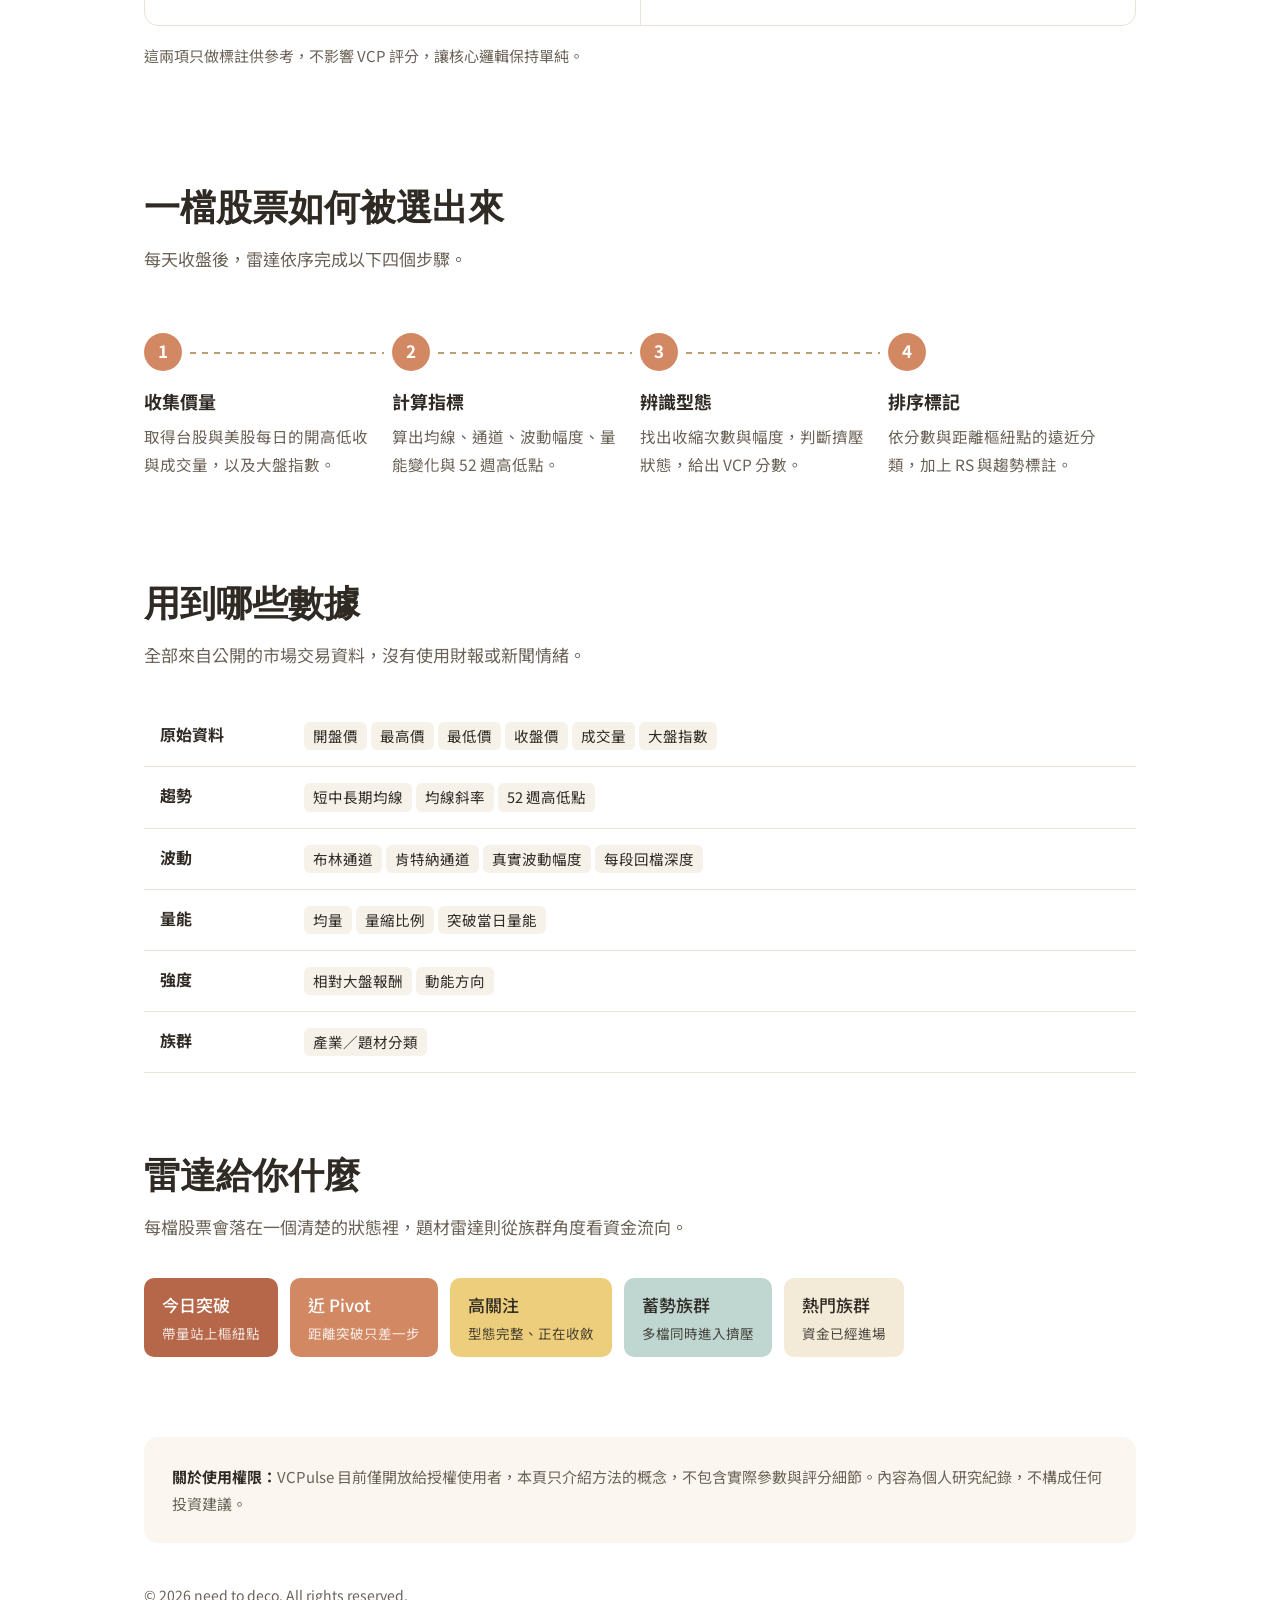
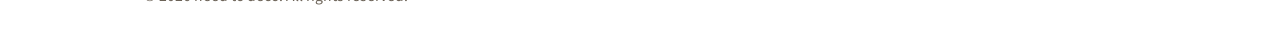
<file: vcpulse.html>
<!DOCTYPE html>
<html lang="zh-Hant-TW">
<head>
<meta charset="UTF-8">
<meta name="viewport" content="width=device-width, initial-scale=1, viewport-fit=cover">
<title>VCPulse｜選股雷達背後的理論與數據 — Phoebe</title>
<meta name="description" content="VCPulse 選股雷達的理論基礎與使用數據介紹。">
<link rel="preconnect" href="https://fonts.googleapis.com">
<link rel="preconnect" href="https://fonts.gstatic.com" crossorigin>
<link href="https://fonts.googleapis.com/css2?family=Noto+Serif+TC:wght@600;900&family=Noto+Sans+TC:wght@400;500;700&display=swap" rel="stylesheet">
<style>
:root{
  --sage:#c0d7d1; --sage-deep:#5f857b;
  --mustard:#edce7c; --camel:#bb9f73;
  --terra:#d28963; --rust:#b66749;
  --ink:#2f2a24; --ink-soft:#6b6257;
  --line:#e8e2d8; --paper:#ffffff;
  --serif:"Noto Serif TC","Songti TC","PMingLiU",serif;
  --sans:"Noto Sans TC","PingFang TC","Microsoft JhengHei",sans-serif;
  box-sizing:border-box;
  padding-top:env(safe-area-inset-top,0px);
  padding-bottom:env(safe-area-inset-bottom,0px);
}
*,*::before,*::after{box-sizing:inherit}
html{scroll-padding-top:env(safe-area-inset-top,0px)}
body{margin:0;background:var(--paper);color:var(--ink);font-family:var(--sans);font-size:17px;line-height:1.8;-webkit-font-smoothing:antialiased}
a{color:var(--rust)}
a:focus-visible,button:focus-visible{outline:3px solid var(--mustard);outline-offset:3px;border-radius:4px}
.wrap{max-width:1040px;margin:0 auto;padding:0 24px}

/* top bar */
.top{display:flex;justify-content:space-between;align-items:center;padding:20px 0;font-size:15px}
.brand{font-family:var(--serif);font-weight:900;font-size:20px;letter-spacing:.02em;color:var(--ink);text-decoration:none}
.brand span{color:var(--rust)}
.home{color:var(--ink-soft);text-decoration:none;border-bottom:1px solid var(--camel)}
.home:hover{color:var(--rust)}

/* hero */
.hero{padding:40px 0 24px}
.hero h1{font-family:var(--serif);font-weight:900;font-size:clamp(34px,6.4vw,64px);line-height:1.2;margin:0 0 20px;max-width:14em}
.hero p.lede{font-size:clamp(17px,2vw,19px);color:var(--ink-soft);max-width:34em;margin:0}

.chart{margin:40px 0 8px;border-top:1px solid var(--line);border-bottom:1px solid var(--line);padding:24px 0 12px}
.chart svg{width:100%;height:auto;display:block}
.chart figcaption{font-size:14px;color:var(--ink-soft);display:flex;flex-wrap:wrap;gap:6px 22px;padding-top:10px}
.key{display:inline-flex;align-items:center;gap:8px}
.key i{width:14px;height:14px;border-radius:3px;display:inline-block}

.price{stroke:var(--ink);stroke-width:2.4;fill:none;stroke-linejoin:round;stroke-linecap:round;stroke-dasharray:1600;stroke-dashoffset:1600;animation:draw 2.6s ease-out .2s forwards}
@keyframes draw{to{stroke-dashoffset:0}}
.band{fill:var(--sage);opacity:.45}
.cbox{opacity:0;animation:fade .5s ease-out forwards}
@keyframes fade{to{opacity:1}}
@media (prefers-reduced-motion:reduce){.price{animation:none;stroke-dashoffset:0}.cbox{animation:none;opacity:1}}

/* sections */
section{padding:72px 0 8px}
h2{font-family:var(--serif);font-weight:900;font-size:clamp(26px,3.6vw,36px);line-height:1.3;margin:0 0 12px}
.intro{color:var(--ink-soft);max-width:36em;margin:0 0 36px}

/* theory blocks: core vs supporting */
.core{display:grid;grid-template-columns:1fr 1fr;gap:28px}
.pillar{border-radius:18px;padding:30px 30px 26px}
.pillar.vcp{background:#f3ead8;border-left:6px solid var(--camel)}
.pillar.sq{background:#e7f0ed;border-left:6px solid var(--sage-deep)}
.pillar h3{font-family:var(--serif);font-size:24px;margin:0 0 4px}
.pillar .by{font-size:14px;color:var(--ink-soft);margin:0 0 16px}
.pillar ul{margin:0;padding-left:1.2em}
.pillar li{margin:6px 0}

.support{margin-top:28px;display:grid;grid-template-columns:1fr 1fr;gap:0;border:1px solid var(--line);border-radius:14px;overflow:hidden}
.tag{padding:24px 28px}
.tag + .tag{border-left:1px solid var(--line)}
.tag h4{font-size:18px;margin:0 0 8px;display:flex;align-items:center;gap:10px}
.tag h4 em{font-style:normal;font-size:13px;font-weight:500;background:var(--mustard);color:var(--ink);padding:2px 10px;border-radius:99px}
.tag p{margin:0;color:var(--ink-soft);font-size:16px}

/* pipeline (real sequence) */
.flow{list-style:none;margin:0;padding:0;display:grid;grid-template-columns:repeat(4,1fr);gap:0;counter-reset:s}
.flow li{position:relative;padding:22px 22px 22px 0;counter-increment:s}
.flow li::before{content:counter(s);display:grid;place-items:center;width:38px;height:38px;border-radius:50%;background:var(--terra);color:#fff;font-weight:700;margin-bottom:14px}
.flow li:not(:last-child)::after{content:"";position:absolute;top:41px;left:46px;right:8px;height:2px;background:repeating-linear-gradient(90deg,var(--camel) 0 6px,transparent 6px 12px)}
.flow h4{margin:0 0 6px;font-size:18px}
.flow p{margin:0;font-size:15.5px;color:var(--ink-soft)}

/* data table */
.data{width:100%;border-collapse:collapse;font-size:16px}
.tbl{overflow-x:auto}
.data th,.data td{text-align:left;padding:14px 16px;border-bottom:1px solid var(--line);vertical-align:top}
.data th{font-weight:700;width:9em;white-space:nowrap}
.data td span{display:inline-block;background:#f6f2ea;border-radius:6px;padding:1px 9px;margin:2px 4px 2px 0;font-size:14.5px}

/* outputs */
.outs{display:flex;flex-wrap:wrap;gap:12px}
.chip{border-radius:10px;padding:12px 18px;font-weight:500}
.chip small{display:block;font-weight:400;font-size:13.5px;opacity:.85}
.c1{background:var(--rust);color:#fff}
.c2{background:var(--terra);color:#fff}
.c3{background:var(--mustard)}
.c4{background:var(--sage)}
.c5{background:#f3ead8}

.note{margin:72px 0 0;padding:26px 28px;border-radius:14px;background:#fbf7f0;color:var(--ink-soft);font-size:15px}
.note strong{color:var(--ink)}
footer{padding:40px 0 48px;display:flex;justify-content:space-between;flex-wrap:wrap;gap:12px;font-size:14px;color:var(--ink-soft)}
.back{display:inline-block;background:var(--ink);color:#fff;text-decoration:none;padding:12px 22px;border-radius:99px;font-weight:500}
.back:hover{background:var(--rust)}

@media (max-width:760px){
  body{font-size:16px}
  .core,.support{grid-template-columns:1fr}
  .tag + .tag{border-left:none;border-top:1px solid var(--line)}
  .flow{grid-template-columns:1fr}
  .flow li{padding:0 0 26px 56px}
  .flow li::before{position:absolute;left:0;top:0}
  .flow li:not(:last-child)::after{top:44px;bottom:6px;left:18px;right:auto;width:2px;height:auto;background:repeating-linear-gradient(180deg,var(--camel) 0 6px,transparent 6px 12px)}
  .pillar{padding:24px 22px}
  section{padding-top:56px}
}
</style>
</head>
<body>
<div class="wrap">

<header class="top">
  <a class="brand" href="#">VC<span>Pulse</span></a>
  <a class="home" href="tools.html">回到作品集</a>
</header>

<div class="hero">
  <h1>等股票安靜下來，<br>再看它往哪裡走</h1>
  <p class="lede">VCPulse 是我為台股與美股打造的選股雷達。它每天掃過整個市場，找出「波動一次比一次小、成交量逐漸乾涸」的股票，把可能即將發動的標的排到最前面。</p>

  <figure class="chart" aria-label="VCP 型態示意圖：價格收縮由大到小，成交量遞減，最後放量突破樞紐點">
    <svg viewBox="0 0 900 330" role="img">
      <!-- squeeze band -->
      <path class="band" d="M560 120 L800 150 L800 205 L560 235 Z"/>
      <!-- contraction boxes -->
      <g font-family="Noto Sans TC, sans-serif" font-size="15" font-weight="700">
        <rect class="cbox" style="animation-delay:.6s" x="150" y="60" width="170" height="160" rx="6" fill="none" stroke="#bb9f73" stroke-dasharray="5 5"/>
        <text class="cbox" style="animation-delay:.6s" x="160" y="52" fill="#8a7350">C1 −25%</text>
        <rect class="cbox" style="animation-delay:1.1s" x="340" y="72" width="140" height="92" rx="6" fill="none" stroke="#d28963" stroke-dasharray="5 5"/>
        <text class="cbox" style="animation-delay:1.1s" x="348" y="64" fill="#b0663f">C2 −12%</text>
        <rect class="cbox" style="animation-delay:1.6s" x="500" y="78" width="110" height="52" rx="6" fill="none" stroke="#b66749" stroke-dasharray="5 5"/>
        <text class="cbox" style="animation-delay:1.6s" x="506" y="70" fill="#b66749">C3 −6%</text>
        <rect class="cbox" style="animation-delay:2.0s" x="625" y="80" width="95" height="28" rx="6" fill="none" stroke="#b66749"/>
        <text class="cbox" style="animation-delay:2.0s" x="630" y="72" fill="#b66749">C4 −3%</text>
      </g>
      <!-- pivot -->
      <line x1="140" y1="80" x2="860" y2="80" stroke="#edce7c" stroke-width="2"/>
      <text x="862" y="84" font-size="14" fill="#8a6d1c" text-anchor="end" dy="-8" font-family="Noto Sans TC, sans-serif">Pivot</text>
      <!-- price -->
      <path class="price" d="M20 250 L60 215 L95 170 L130 120 L155 70 L190 120 L230 175 L265 215 L300 160 L330 85 L370 120 L410 158 L440 132 L475 92 L505 104 L535 126 L565 108 L600 86 L630 96 L660 104 L690 92 L720 84 L750 62 L790 34 L840 14"/>
      <!-- volume -->
      <g fill="#c0d7d1">
        <rect x="40"  y="268" width="18" height="50"/><rect x="80" y="262" width="18" height="56"/>
        <rect x="120" y="270" width="18" height="48"/><rect x="160" y="276" width="18" height="42"/>
        <rect x="200" y="280" width="18" height="38"/><rect x="240" y="284" width="18" height="34"/>
        <rect x="280" y="286" width="18" height="32"/><rect x="320" y="290" width="18" height="28"/>
        <rect x="360" y="292" width="18" height="26"/><rect x="400" y="295" width="18" height="23"/>
        <rect x="440" y="297" width="18" height="21"/><rect x="480" y="299" width="18" height="19"/>
        <rect x="520" y="302" width="18" height="16"/><rect x="560" y="304" width="18" height="14"/>
        <rect x="600" y="306" width="18" height="12"/><rect x="640" y="307" width="18" height="11"/>
        <rect x="680" y="309" width="18" height="9"/>
      </g>
      <rect x="740" y="250" width="18" height="68" fill="#b66749"/>
      <rect x="780" y="262" width="18" height="56" fill="#d28963"/>
      <line x1="20" y1="318" x2="880" y2="318" stroke="#e8e2d8"/>
    </svg>
    <figcaption>
      <span class="key"><i style="border:2px dashed #bb9f73"></i>每一次回檔（收縮）</span>
      <span class="key"><i style="background:#c0d7d1;opacity:.8"></i>擠壓區間／量縮</span>
      <span class="key"><i style="background:#edce7c"></i>樞紐點 Pivot</span>
      <span class="key"><i style="background:#b66749"></i>放量突破</span>
    </figcaption>
  </figure>
</div>

<section>
  <h2>選股的理論基礎</h2>
  <p class="intro">核心由兩套方法組成：一套看「價格型態」，一套看「波動能量」。兩者都在描述同一件事：籌碼被消化、賣壓變輕，股票正在蓄力。</p>

  <div class="core">
    <article class="pillar vcp">
      <h3>VCP 波動收縮型態</h3>
      <p class="by">Mark Minervini 提出，用來辨識強勢股的整理末段</p>
      <ul>
        <li>股票在上升趨勢中整理，形成一連串回檔</li>
        <li>每次回檔幅度都比上一次小，例如 25% → 12% → 6%</li>
        <li>收縮期間成交量明顯萎縮，代表賣壓逐漸耗盡</li>
        <li>最後一次收縮的高點就是樞紐點，帶量站上即為突破</li>
      </ul>
    </article>
    <article class="pillar sq">
      <h3>PowerSqueeze 能量擠壓</h3>
      <p class="by">以布林通道與肯特納通道的相對位置衡量波動</p>
      <ul>
        <li>布林通道縮進肯特納通道內，代表波動被壓縮到極致</li>
        <li>壓縮越久，釋放時的行情往往越明顯</li>
        <li>搭配動能方向，判斷擠壓後較可能往上還是往下</li>
        <li>與 VCP 互相印證：型態收斂、能量也在累積</li>
      </ul>
    </article>
  </div>

  <div class="support">
    <div class="tag">
      <h4>RS 相對強度 <em>參考標註</em></h4>
      <p>比較個股與大盤（台股加權指數、美股大盤）的漲跌表現，挑出比市場更強的股票。</p>
    </div>
    <div class="tag">
      <h4>趨勢模板檢查 <em>參考標註</em></h4>
      <p>確認股價是否處在健康的多頭排列：站上長期均線、均線方向向上、接近 52 週高點。</p>
    </div>
  </div>
  <p class="intro" style="margin-top:16px;font-size:15px">這兩項只做標註供參考，不影響 VCP 評分，讓核心邏輯保持單純。</p>
</section>

<section>
  <h2>一檔股票如何被選出來</h2>
  <p class="intro">每天收盤後，雷達依序完成以下四個步驟。</p>
  <ol class="flow">
    <li><h4>收集價量</h4><p>取得台股與美股每日的開高低收與成交量，以及大盤指數。</p></li>
    <li><h4>計算指標</h4><p>算出均線、通道、波動幅度、量能變化與 52 週高低點。</p></li>
    <li><h4>辨識型態</h4><p>找出收縮次數與幅度，判斷擠壓狀態，給出 VCP 分數。</p></li>
    <li><h4>排序標記</h4><p>依分數與距離樞紐點的遠近分類，加上 RS 與趨勢標註。</p></li>
  </ol>
</section>

<section>
  <h2>用到哪些數據</h2>
  <p class="intro">全部來自公開的市場交易資料，沒有使用財報或新聞情緒。</p>
  <div class="tbl">
  <table class="data">
    <tr><th>原始資料</th><td><span>開盤價</span><span>最高價</span><span>最低價</span><span>收盤價</span><span>成交量</span><span>大盤指數</span></td></tr>
    <tr><th>趨勢</th><td><span>短中長期均線</span><span>均線斜率</span><span>52 週高低點</span></td></tr>
    <tr><th>波動</th><td><span>布林通道</span><span>肯特納通道</span><span>真實波動幅度</span><span>每段回檔深度</span></td></tr>
    <tr><th>量能</th><td><span>均量</span><span>量縮比例</span><span>突破當日量能</span></td></tr>
    <tr><th>強度</th><td><span>相對大盤報酬</span><span>動能方向</span></td></tr>
    <tr><th>族群</th><td><span>產業／題材分類</span></td></tr>
  </table>
  </div>
</section>

<section>
  <h2>雷達給你什麼</h2>
  <p class="intro">每檔股票會落在一個清楚的狀態裡，題材雷達則從族群角度看資金流向。</p>
  <div class="outs">
    <div class="chip c1">今日突破<small>帶量站上樞紐點</small></div>
    <div class="chip c2">近 Pivot<small>距離突破只差一步</small></div>
    <div class="chip c3">高關注<small>型態完整、正在收斂</small></div>
    <div class="chip c4">蓄勢族群<small>多檔同時進入擠壓</small></div>
    <div class="chip c5">熱門族群<small>資金已經進場</small></div>
  </div>
</section>

<div class="note">
  <strong>關於使用權限：</strong>VCPulse 目前僅開放給授權使用者，本頁只介紹方法的概念，不包含實際參數與評分細節。內容為個人研究紀錄，不構成任何投資建議。
</div>

<footer>
  <span>© 2026 need to deco. All rights reserved.</span>
</footer>

</div>
</body>
</html>
</file>
<file: styles.css>
/* need to deco
   配色：朝のスケッチ（Warm Clay #8c7c6c／Stone #a0a29f／Sky Mist #82b7cc／Sun Gleam #f5d46b／Sunbeam Puff #f3e0a7）
   版型：首頁只當入口（主視覺＋四張分類卡＋最近更新），內容放在各自的分頁。
   .ph 是插圖預留位置，之後換成 <img> 即可。 */
:root{
  --paper:#f7f5ee;
  --paper-2:#fffdf7;
  --ink:#3e3630;
  --clay:#8c7c6c;
  --clay-ink:#5f5347;
  --stone:#a0a29f;
  --stone-soft:#e8e8e3;
  --sky:#82b7cc;
  --sky-soft:#deedf2;
  --sky-ink:#3d6c80;
  --sun:#f5d46b;
  --sun-soft:#fbeab0;
  --puff:#f3e0a7;
  --puff-soft:#f8efd3;
  --line:#e3dfd3;
  --en:"Caveat","Iansui","芫荽",cursive;
  --hand:"Iansui","芫荽","Noto Sans TC",sans-serif;
  --body:"Noto Sans TC","PingFang TC","Microsoft JhengHei",system-ui,sans-serif;
  --r-lg:28px;
  --r-md:20px;
}
*{box-sizing:border-box}
html{scroll-behavior:smooth}
body{margin:0;background:var(--paper);color:var(--ink);font:400 16px/1.8 var(--body);-webkit-font-smoothing:antialiased}
a{color:inherit;text-decoration:none}
img{display:block;max-width:100%;height:auto}
button{font:inherit}
ul{list-style:none;margin:0;padding:0}
h1,h2,h3,p,figure{margin:0}
h1,h2,h3{font-family:var(--hand);font-weight:400}
:focus-visible{outline:2px solid var(--sky-ink);outline-offset:3px;border-radius:8px}
.shell{width:min(1180px,calc(100% - 48px));margin-inline:auto}
.visually-hidden{position:absolute;width:1px;height:1px;overflow:hidden;clip:rect(0 0 0 0);white-space:nowrap}

/* 插圖預留位置 */
.ph{display:grid;place-items:center;border:1.5px dashed color-mix(in srgb,var(--clay) 45%,transparent);border-radius:inherit;background:color-mix(in srgb,var(--paper-2) 70%,transparent);color:var(--clay);font-size:13px;text-align:center;padding:12px}
.ph span{max-width:16em;line-height:1.5}

/* ---------- 頁首 ---------- */
.site-header{position:sticky;top:0;z-index:40;background:color-mix(in srgb,var(--paper) 92%,transparent);backdrop-filter:blur(10px);-webkit-backdrop-filter:blur(10px)}
.header-inner{height:72px;display:flex;align-items:center;justify-content:space-between;gap:24px}
.brand img{height:34px;width:auto}
.nav{display:flex;gap:6px}
.nav a{font-size:15px;padding:6px 14px;border-radius:999px;color:var(--clay-ink);transition:background .2s,color .2s}
.nav a:hover{background:var(--stone-soft);color:var(--ink)}
.nav a[aria-current="page"]{background:var(--ink);color:var(--paper-2)}
.menu-btn{display:none;border:0;background:var(--stone-soft);border-radius:999px;padding:7px 16px;font-size:14px;color:var(--ink);cursor:pointer}

/* ---------- 首頁 ---------- */
.hero{position:relative;margin-top:8px;background:var(--sky-soft);border-radius:var(--r-lg);overflow:hidden;padding:clamp(28px,4.5vw,60px) 0 0}
.hero-copy{position:relative;z-index:1;padding-inline:clamp(24px,6vw,80px)}
.hero h1{font-size:clamp(34px,4.6vw,58px);line-height:1.2;letter-spacing:.1em}
.hero-zh{margin-top:16px;font-family:var(--hand);font-size:clamp(16px,1.6vw,20px);color:var(--clay-ink);letter-spacing:.08em;padding-top:14px;position:relative}
.hero-zh::before{content:"";position:absolute;left:0;top:0;width:32px;height:2px;background:var(--ink)}
.hero-art-wrap{position:relative;margin-top:clamp(-70px,-4.5vw,-20px);pointer-events:none}
.hero-art{width:100%;position:relative;z-index:1}
/* 吊燈：點一下開燈，暖黃色光從燈罩灑到桌面 */
.lamp-switch{position:absolute;z-index:2;left:49.4%;top:15%;width:16.6%;height:32%;border-radius:40% 40% 30% 30%;pointer-events:auto;cursor:pointer;background:transparent;border:0;padding:0;-webkit-tap-highlight-color:transparent}
.lamp-switch:focus-visible{outline:2px dashed var(--clay);outline-offset:4px}
.lamp-glow{position:absolute;inset:0;z-index:0;pointer-events:none;opacity:0;transition:opacity .45s ease;
  background:
    radial-gradient(circle at 57.8% 44.6%,rgba(255,226,120,.95) 0,rgba(255,220,110,.7) 1.6%,rgba(255,214,100,0) 5%),
    radial-gradient(ellipse 30% 70% at 57.8% 44%,rgba(250,215,110,.55),rgba(250,215,110,.22) 55%,rgba(250,215,110,0) 100%);
  clip-path:polygon(50.2% 41%,65.4% 41%,82% 100%,34% 100%)}
.hero-art-wrap.is-on .lamp-glow{opacity:1;animation:lampOn .5s steps(1,end)}
@keyframes lampOn{0%{opacity:.35}25%{opacity:.1}45%{opacity:.8}60%{opacity:.4}100%{opacity:1}}
@media (hover:hover){.hero-art-wrap:not(.is-on):has(.lamp-switch:hover) .lamp-glow{opacity:.35}}
/* 吊燈的電線往上接到主視覺頂端，像真的從天花板垂下來（位置與粗細對齊插圖裡的電線） */
.hero-art-wrap::before{content:"";position:absolute;bottom:calc(100% - 1px);left:calc(57.86% - .228%);width:max(1.5px,.456%);height:800px;background:#3e3630;border-radius:2px}

.cats{margin-top:20px}
.cat-grid{display:grid;grid-template-columns:repeat(4,minmax(0,1fr));gap:16px}
.cat-card{display:flex;flex-direction:column;align-items:center;text-align:center;padding:22px 20px 20px;border-radius:var(--r-md);transition:transform .25s cubic-bezier(.2,.8,.2,1)}
.cat-card:hover{transform:translateY(-4px)}
.cat-icon{display:flex;align-items:center;justify-content:center;width:min(170px,82%);height:120px;margin-bottom:10px}
.cat-icon img{max-height:100%;max-width:100%;width:auto;height:auto;transition:transform .35s cubic-bezier(.2,.8,.2,1)}
.cat-card:hover .cat-icon img{transform:rotate(-4deg) scale(1.04)}
.cat-en{font-family:var(--hand);font-size:22px;letter-spacing:.1em;line-height:1.3}
.cat-zh{font-size:14px;font-weight:500;margin-top:2px}
.cat-desc{font-size:13px;color:var(--clay-ink);margin-top:6px;line-height:1.6;max-width:15em;text-wrap:balance}
.cat-go{display:grid;place-items:center;width:36px;height:36px;border-radius:50%;margin-top:16px;color:var(--paper-2);font-size:16px}
.c-sky{background:var(--sky-soft)}   .c-sky .cat-go{background:var(--sky)}
.c-puff{background:var(--puff-soft)} .c-puff .cat-go{background:var(--clay)}
.c-sun{background:var(--sun-soft)}   .c-sun .cat-go{background:var(--sun);color:var(--ink)}
.c-stone{background:var(--stone-soft)} .c-stone .cat-go{background:var(--stone)}

.recent{margin-top:44px}
.row-head{display:flex;align-items:baseline;justify-content:space-between;border-top:1px solid var(--line);padding-top:18px;margin-bottom:16px}
.row-head h2{font-size:22px;letter-spacing:.08em}
.row-hint{font-size:13px;color:var(--clay-ink)}
.hint-touch{display:none}
@media (hover:none){.hint-hover{display:none}.hint-touch{display:inline}}
.recent-grid{display:grid;grid-template-columns:repeat(3,minmax(0,1fr));gap:20px}
.recent-card{display:flex;flex-direction:column}
.recent-img{position:relative;display:block;aspect-ratio:16/7;border-radius:16px;overflow:hidden}
.recent-img .sketch{position:absolute;inset:9% 7%;width:86%;height:82%;object-fit:contain}
/* 線稿 → 實際畫面：游標移上去（手機是滑到卡片）時，實際畫面由左往右像被塗上顏色一樣出現 */
.recent-img .real{position:absolute;inset:0;width:100%;height:100%;object-fit:cover;clip-path:inset(0 100% 0 0);transition:clip-path .7s cubic-bezier(.6,0,.2,1)}
.recent-card:hover .real,.recent-card:focus-visible .real,.recent-card.is-real .real{clip-path:inset(0 0 0 0)}
.recent-kind{font-size:12px;color:var(--sky-ink);margin-top:10px}
.recent-name{font-family:var(--hand);font-size:19px;line-height:1.4}
.recent-desc{font-size:13.5px;color:var(--clay-ink)}

/* ---------- 分頁共用 ---------- */
.page-head{padding:56px 0 8px;max-width:760px}
.page-en{font-family:var(--hand);font-size:17px;letter-spacing:.14em;color:var(--sky-ink)}
.page-head h1{font-size:clamp(32px,4vw,44px);line-height:1.3;margin-top:4px}
.page-lead{color:var(--clay-ink);margin-top:12px}
.block{padding-top:40px}
.more-note{margin-top:22px;color:var(--clay-ink);font-size:14px}

/* 遊戲 */
.work-grid{display:grid;grid-template-columns:repeat(2,minmax(0,1fr));gap:36px 28px}
.work-card{display:flex;flex-direction:column}
.work-screen{display:block;padding:8px;background:var(--paper-2);border-radius:var(--r-md);box-shadow:0 0 0 1px var(--line);transition:box-shadow .25s}
.work-screen img,.work-screen .ph{width:100%;aspect-ratio:16/10;object-fit:cover;border-radius:14px}
.work-screen img.pos-top{object-position:center top}
.work-card:hover .work-screen{box-shadow:0 0 0 2px var(--sky)}
.work-meta{display:grid;grid-template-columns:1fr auto;align-items:center;column-gap:16px;padding:14px 6px 0}
.work-name{font-family:var(--hand);font-size:22px;line-height:1.4}
.work-desc{grid-column:1;color:var(--clay-ink);font-size:14px}
.work-go{grid-column:2;grid-row:1/3;font-size:14px;padding:6px 16px;border-radius:999px;background:var(--ink);color:var(--paper-2);white-space:nowrap}
.work-card.feature{grid-column:1/-1;display:grid;grid-template-columns:minmax(0,1.7fr) minmax(0,1fr);gap:40px;align-items:center}
.work-card.feature .work-screen{padding:10px;border-radius:var(--r-lg)}
.work-card.feature .work-screen img{aspect-ratio:16/9;border-radius:20px}
.work-card.feature .work-meta{padding:0;grid-template-columns:1fr;row-gap:8px}
.work-card.feature .work-name{font-size:34px}
.work-card.feature .work-desc{font-size:16px}
.work-card.feature .work-go{grid-column:1;grid-row:auto;justify-self:start;margin-top:8px}

/* 插畫 */
.illus-gallery{display:grid;grid-template-columns:minmax(0,1.432fr) minmax(0,2fr);gap:24px;align-items:start}
.illus-pic{display:block}
.illus-pic img{width:100%;border-radius:var(--r-md)}
.pic-label{display:block;margin-top:12px;font-size:14px;color:var(--clay-ink)}
a.illus-pic:hover .pic-label{color:var(--sky-ink)}
.line-store-panel{margin-top:16px}
.sub-title{font-size:24px;margin-bottom:18px;letter-spacing:.04em}
.line-store-grid{display:grid;grid-template-columns:1fr 1.6fr 1fr;gap:16px}
.line-product{display:flex;flex-direction:column;justify-content:flex-end;gap:2px;padding:22px;border-radius:var(--r-md);background:var(--paper-2);box-shadow:0 0 0 1px var(--line);transition:box-shadow .2s}
a.line-product:hover{box-shadow:0 0 0 2px var(--sky)}
.line-product strong{font-family:var(--hand);font-weight:400;font-size:20px;margin-top:16px}
.line-product > span:last-child{font-size:13px;color:var(--clay-ink)}
.line-thumb{display:flex;align-items:center;height:116px}
.line-thumb img{max-height:100%;width:auto;max-width:100%;object-fit:contain}
.line-thumb-theme img{border-radius:10px}
.emoji-links{display:grid;grid-template-columns:repeat(auto-fill,minmax(46px,1fr));gap:8px;align-content:center;min-height:116px}
.emoji-links a{position:relative;display:grid;place-items:center;width:100%;max-width:58px;aspect-ratio:1/1;border-radius:50%;background:var(--sky-soft);font-size:13px;color:var(--clay-ink);overflow:hidden;transition:box-shadow .2s}
.emoji-links a img{position:absolute;inset:4px;width:calc(100% - 8px);height:calc(100% - 8px);object-fit:contain}
.emoji-links a:hover{box-shadow:0 0 0 2px var(--sky)}

/* 閱讀、小工具 */
.tools-grid{display:grid;grid-template-columns:repeat(2,minmax(0,1fr));gap:22px}
.tool-card{display:flex;flex-direction:column;background:var(--paper-2);border-radius:24px;box-shadow:0 0 0 1px var(--line);overflow:hidden}
.tool-media{background:var(--sky-soft);padding:14px 14px 0}
.tool-media img,.tool-media .ph{width:100%;aspect-ratio:16/10;object-fit:cover;border-radius:14px 14px 0 0}
.tool-media .ph{border-bottom:0}
.tool-media img.pos-top{object-position:center top}
.tool-body{display:flex;flex-direction:column;gap:6px;padding:22px 24px 24px;flex:1}
.tool-kicker{font-size:13px;color:var(--sky-ink);display:flex;flex-wrap:wrap;gap:4px 10px;align-items:center}
.tool-note{font-size:12px;color:var(--clay-ink);background:var(--puff-soft);padding:1px 10px;border-radius:999px}
.tool-name{font-size:28px;line-height:1.3}
.tool-desc{color:var(--clay-ink);font-size:15px}
.tool-tags{display:flex;flex-wrap:wrap;gap:6px;margin-top:6px}
.tool-tags li{font-size:12.5px;padding:2px 12px;border-radius:999px;background:var(--sky-soft);color:var(--sky-ink)}
.tool-actions{display:flex;flex-wrap:wrap;gap:10px;margin-top:auto;padding-top:16px}
.tool-btn{display:inline-flex;align-items:center;gap:6px;height:42px;padding:0 20px;border-radius:999px;font-size:14.5px;transition:background .2s,box-shadow .2s}
.tool-btn.is-primary{background:var(--ink);color:var(--paper-2)}
.tool-btn.is-primary:hover{background:var(--sky-ink)}
.tool-btn.is-secondary{box-shadow:inset 0 0 0 1.5px var(--line)}
.tool-btn.is-secondary:hover{box-shadow:inset 0 0 0 1.5px var(--ink)}
.tool-soon .tool-media{background:var(--stone-soft)}
.tool-soon .tool-name{color:var(--clay)}

/* 關於 */
.about{display:grid;grid-template-columns:minmax(0,.8fr) minmax(0,1.2fr);gap:44px;align-items:center}
.about-art{display:grid;place-items:center;aspect-ratio:1;border-radius:var(--r-lg);background:var(--puff-soft);padding:18%}
.about-art img{width:100%;height:auto}
.about-art.is-photo{aspect-ratio:4/5;padding:0;overflow:hidden;background:#f3eace;box-shadow:0 1px 2px rgba(62,54,48,.06),0 10px 30px -12px rgba(62,54,48,.22)}
.about-art.is-photo img{width:100%;height:100%;object-fit:cover}
.about-copy{color:var(--clay-ink);font-size:16px;max-width:34em}
.about-copy p+p{margin-top:12px}
.pill-links{display:flex;flex-wrap:wrap;gap:10px;margin-top:26px}
.pill-links a{font-size:14px;padding:7px 18px;border-radius:999px;background:var(--stone-soft);color:var(--ink);transition:background .2s}
.pill-links a:hover{background:var(--sky-soft)}
.about .pill-links a{background:var(--puff);color:var(--clay-ink);font-weight:500;transition:background .2s,color .2s}
.about .pill-links a:hover,.about .pill-links a:focus-visible{background:var(--sun);color:var(--ink)}

/* ---------- 頁尾 ---------- */
.site-footer{margin-top:56px;padding:22px 0 28px;border-top:1px solid var(--line)}
.footer-inner{display:grid;grid-template-columns:1fr auto 1fr;align-items:center;gap:16px}
.footer-brand img{height:26px;width:auto}
.footer-motto{font-family:var(--hand);font-size:15px;letter-spacing:.12em;color:var(--clay-ink)}
.footer-links{display:flex;justify-content:flex-end;align-items:center;gap:20px;font-size:13px;color:var(--clay-ink)}
.footer-links a:hover{color:var(--ink)}
.to-top{display:grid;place-items:center;width:34px;height:34px;border-radius:50%;box-shadow:inset 0 0 0 1.5px var(--ink);color:var(--ink);font-size:15px}
.copyright{font-size:12px;color:var(--stone);margin-top:14px;text-align:center}

/* ---------- 響應式 ---------- */
@media (max-width:960px){
  .nav{display:none}
  .menu-btn{display:block}
  .nav.open{display:flex;flex-direction:column;gap:2px;position:absolute;top:64px;left:16px;right:16px;padding:10px;background:var(--paper-2);border-radius:20px;box-shadow:0 16px 36px rgba(62,54,48,.14)}
  .nav.open a{padding:12px 16px;font-size:16px}
  .cat-grid{grid-template-columns:repeat(2,minmax(0,1fr))}
  .work-card.feature{grid-template-columns:1fr;gap:0}
  .work-card.feature .work-meta{padding:16px 6px 0;grid-template-columns:1fr auto}
  .work-card.feature .work-name{font-size:26px}
  .work-card.feature .work-go{grid-column:2;grid-row:1/3;margin-top:0}
}
@media (max-width:900px){
  .hero-art-wrap::before{height:48px;background:linear-gradient(to bottom,transparent,#3e3630)}
}
@media (max-width:640px){
  .shell{width:calc(100% - 32px)}
  .header-inner{height:62px}
  .brand img{height:28px}
  .hero-art-wrap{margin-top:18px}
  .hero-art-wrap::before{height:16px}
  .cat-grid{gap:12px}
  .cat-card{padding:16px 12px 14px}
  .cat-icon{width:86%;height:84px;margin-bottom:6px}
  .cat-en{font-size:16px;letter-spacing:.04em}
  .cat-desc{display:none}
  .cat-go{width:30px;height:30px;margin-top:10px;font-size:14px}
  .recent-grid{display:flex;overflow-x:auto;scroll-snap-type:x mandatory;scroll-padding-inline:16px;gap:14px;margin-inline:-16px;padding:0 16px 6px;scrollbar-width:none}
  .recent-grid::-webkit-scrollbar{display:none}
  .recent-card{flex:0 0 78%;scroll-snap-align:start}
  .row-head{flex-direction:column;gap:2px}
  .page-head{padding-top:36px}
  .work-grid,.tools-grid,.illus-gallery,.line-store-grid,.about{grid-template-columns:1fr}
  .work-grid{gap:28px}
  .about{gap:24px}
  .about-art{max-width:260px}
  .about-art.is-photo{max-width:none}
  .footer-inner{grid-template-columns:1fr;justify-items:center;text-align:center;gap:12px}
  .footer-links{justify-content:center}
}
@media (prefers-reduced-motion:reduce){.hero-art-wrap.is-on .lamp-glow{animation:none}
  .recent-img .real{transition:none}
  html{scroll-behavior:auto}
  *{transition:none!important}
}

/* 英文改用 Caveat 手寫體（像原子筆隨手寫），中文維持芫荽 */
:lang(en).page-en,:lang(en).cat-en,:lang(en).footer-motto,:lang(en).tool-kicker,.tool-kicker [lang="en"],.hero h1,.hero-sub{font-family:var(--en);font-weight:500}
.hero h1{font-size:clamp(46px,6.2vw,80px);line-height:1.02;letter-spacing:.01em}
.hero-sub{margin-top:8px;font-size:clamp(18px,1.8vw,23px);color:var(--sky-ink);letter-spacing:.03em}
.cat-en{font-size:30px;letter-spacing:.02em;line-height:1.1}
.page-en{font-size:24px;letter-spacing:.03em}
.footer-motto:lang(en){font-size:20px;letter-spacing:.03em}
.tool-kicker:lang(en),.tool-kicker [lang="en"]{font-size:1.25em;letter-spacing:.02em}

/* 首頁書桌小互動：咖啡蒸氣、素描本裡的妞妞、手寫標題 */
.desk-fx{position:absolute;inset:0;width:100%;height:100%;z-index:2;pointer-events:none;overflow:visible}
.desk-hit{position:absolute;z-index:3;pointer-events:auto;background:transparent;border:0;padding:0;cursor:pointer;border-radius:30%;-webkit-tap-highlight-color:transparent}
.desk-hit:focus-visible{outline:2px dashed var(--clay);outline-offset:3px}
.hit-cup{left:76.6%;top:50%;width:11%;height:38%}
.hit-dog{left:48.4%;top:79%;width:7.2%;height:14%}
.wisp{opacity:0;transform-box:fill-box;transform-origin:50% 100%;animation:steam 3.6s ease-in-out infinite}
.w2{animation-delay:1.2s}.w3{animation-delay:2.4s}
@keyframes steam{0%{opacity:0;transform:translateY(10px) scaleY(.8)}30%{opacity:.75}100%{opacity:0;transform:translateY(-14px) scaleY(1.05)}}
.desk-fx.puff .wisp{animation:steamPuff 1.1s ease-out 3}
.desk-fx.puff .w2{animation-delay:.15s}.desk-fx.puff .w3{animation-delay:.3s}
@keyframes steamPuff{0%{opacity:0;transform:translateY(6px) scale(.9)}25%{opacity:1}100%{opacity:0;transform:translateY(-20px) scale(1.08)}}
.bubble{opacity:0;transform-box:fill-box;transform-origin:20% 100%;transform:scale(.4);transition:opacity .18s,transform .35s cubic-bezier(.3,1.6,.5,1)}
.desk-fx.woof .bubble{opacity:1;transform:scale(1)}
.heart{transform-box:fill-box;transform-origin:50% 100%}
.desk-fx.woof .heart{animation:heartUp 1.4s ease-out forwards}
@keyframes heartUp{0%{transform:translateY(0) scale(.6);opacity:0}30%{opacity:1;transform:translateY(-6px) scale(1)}100%{transform:translateY(-40px) scale(1.05);opacity:0}}
.hit-dog:active~.hero-art,.hit-cup:active~.hero-art{transform:none}
.ink-line{display:inline-block;clip-path:inset(-10% 100% -20% 0);animation:inkWrite 1.3s cubic-bezier(.55,.1,.35,1) .25s forwards}
.ink-line+br+.ink-line{animation-delay:1.25s;animation-duration:1.6s}
@keyframes inkWrite{to{clip-path:inset(-10% -4% -20% 0)}}
.hero-zh,.hero-sub{animation:inkFade .7s ease 2.7s both}
@keyframes inkFade{from{opacity:0;transform:translateY(4px)}to{opacity:1;transform:none}}
@media (prefers-reduced-motion:reduce){.wisp{animation:none;opacity:0}.ink-line{animation:none;clip-path:none}.hero-zh,.hero-sub{animation:none}.desk-fx.puff .wisp{animation:none}.bubble{transition:none}.desk-fx.woof .heart{animation:none}}

/* 鬱金香：游標碰到（手機點一下）會被風吹得搖兩下 */
.hero-tulips{position:absolute;z-index:1;left:0;top:26.984%;width:14.722%;height:36.19%;transform-origin:47% 100%;pointer-events:none}
.hero-tulips.sway{animation:tulipSway 1.6s ease-in-out}
@keyframes tulipSway{0%,100%{transform:rotate(0)}18%{transform:rotate(-2.4deg)}40%{transform:rotate(1.8deg)}62%{transform:rotate(-1.1deg)}82%{transform:rotate(.5deg)}}
.hit-tulip{left:0;top:26%;width:15%;height:62%;border-radius:40%}
/* 開燈連動：書桌變傍晚的暖色，最近更新的線稿一起變成實際畫面 */
.hero{transition:none}
.hero:has(.hero-art-wrap.is-on){background:#f6e6c4}
/* 在書桌插畫上，游標變成一支小鉛筆 */
.hero-art{pointer-events:auto;cursor:url("data:image/svg+xml,%3Csvg xmlns='http://www.w3.org/2000/svg' width='32' height='32' viewBox='0 0 32 32'%3E%3Cg stroke='%233e3630' stroke-width='2' stroke-linejoin='round' stroke-linecap='round'%3E%3Cpath d='M22 3l7 7L11 28l-8 1 1-8z' fill='%23f5d46b'/%3E%3Cpath d='M18 7l7 7' fill='none'/%3E%3Cpath d='M4 21l7 7' fill='none'/%3E%3Cpath d='M3 29l2-5 3 3z' fill='%233e3630'/%3E%3C/g%3E%3C/svg%3E") 3 29,crosshair}
@media (hover:hover){.desk-hit,.lamp-switch{cursor:url("data:image/svg+xml,%3Csvg xmlns='http://www.w3.org/2000/svg' width='32' height='32' viewBox='0 0 32 32'%3E%3Cg stroke='%233e3630' stroke-width='2' stroke-linejoin='round' stroke-linecap='round'%3E%3Cpath d='M22 3l7 7L11 28l-8 1 1-8z' fill='%23f5d46b'/%3E%3Cpath d='M18 7l7 7' fill='none'/%3E%3Cpath d='M4 21l7 7' fill='none'/%3E%3Cpath d='M3 29l2-5 3 3z' fill='%233e3630'/%3E%3C/g%3E%3C/svg%3E") 3 29,pointer}}
@media (prefers-reduced-motion:reduce){.hero-tulips.sway{animation:none}.hero{transition:none}}

/* 分類卡片：滑過時線稿圖示動一下 */
.cat-icon img{transition:transform .5s cubic-bezier(.3,1.6,.5,1)}
@media (hover:hover){
  .cat-card:hover .cat-icon img,.cat-card:focus-visible .cat-icon img{animation:var(--icon-move) .9s ease-in-out}
}
.cat-card[href="illustrations.html"]{--icon-move:iconBloom}
.cat-card[href="reading.html"]{--icon-move:iconFlip}
.cat-card[href="tools.html"]{--icon-move:iconSketch}
.cat-card[href="games.html"]{--icon-move:iconPlay}
@keyframes iconBloom{0%,100%{transform:none}40%{transform:translateY(-8px) scale(1.06)}70%{transform:translateY(-2px) scale(.99)}}
@keyframes iconFlip{0%,100%{transform:none}30%{transform:rotate(-5deg) translateY(-4px)}60%{transform:rotate(3deg)}}
@keyframes iconSketch{0%,100%{transform:none}25%{transform:rotate(6deg)}50%{transform:rotate(-4deg)}75%{transform:rotate(2deg)}}
@keyframes iconPlay{0%,100%{transform:none}15%{transform:translateX(-4px) rotate(-3deg)}30%{transform:translateX(4px) rotate(3deg)}45%{transform:translateX(-3px) rotate(-2deg)}60%{transform:translateX(2px)}}
/* 找妞妞彩蛋 */
main{position:relative}
.niu-peek{position:absolute;z-index:5;width:clamp(34px,3.6vw,48px);padding:0;border:0;background:transparent;cursor:pointer;opacity:.8;transform:rotate(var(--rot,0deg));transition:transform .3s,opacity .3s}
.niu-peek img{width:100%;height:auto;display:block}
.niu-peek:hover{opacity:1;transform:rotate(0) scale(1.12)}
.niu-peek:focus-visible{outline:2px dashed var(--clay);outline-offset:4px}
.niu-peek.found{opacity:.35;cursor:default}
.niu-peek.found::after{content:"✓";position:absolute;right:-6px;bottom:-4px;width:18px;height:18px;border-radius:50%;background:var(--sun);color:var(--ink);font-size:11px;line-height:18px;text-align:center}
.niu-toast{position:fixed;z-index:60;left:50%;bottom:calc(20px + env(safe-area-inset-bottom,0px));transform:translate(-50%,20px);opacity:0;pointer-events:none;background:var(--paper);color:var(--ink);border:1.5px solid var(--ink);border-radius:999px;padding:10px 20px;display:flex;align-items:center;gap:12px;box-shadow:0 8px 24px -8px rgba(62,54,48,.35);font-family:var(--hand);font-size:15px;transition:opacity .3s,transform .3s;white-space:nowrap}
.niu-toast.show{opacity:1;transform:translate(-50%,0)}
.niu-paws{display:flex;gap:4px}
.niu-paws i{width:18px;height:18px;border-radius:50%;border:1.5px dashed var(--clay);display:grid;place-items:center;font-style:normal;font-size:11px}
.niu-paws i.on{border:1.5px solid var(--ink);background:var(--puff)}
.niu-paws i.on::before{content:"🐾"}
.niu-paws i.new{animation:stampIn .5s cubic-bezier(.3,1.8,.5,1)}
@keyframes stampIn{0%{transform:scale(2.2) rotate(-20deg);opacity:0}100%{transform:none;opacity:1}}
.niu-modal{position:fixed;inset:0;z-index:70;display:grid;place-items:center;background:rgba(62,54,48,.45);padding:20px}
.niu-modal[hidden]{display:none}
.niu-card{background:var(--paper);border-radius:var(--r-lg);max-width:520px;width:100%;padding:22px 22px 18px;text-align:center;box-shadow:0 20px 50px -20px rgba(0,0,0,.4);animation:stampIn .45s ease-out}
.niu-card img{display:block;margin:0 auto;width:auto;max-width:100%;height:auto;max-height:min(64vh,620px);border-radius:14px;background:#fff}
.niu-card{max-height:calc(100vh - 40px);overflow:auto}
.niu-card h2{font-size:24px;margin:14px 0 4px}
.niu-card p{color:var(--clay-ink);font-size:14.5px;margin:0 0 14px}
.niu-card button{font:inherit;font-size:14px;padding:8px 22px;border-radius:999px;border:0;background:var(--ink);color:var(--paper);cursor:pointer}
@media (prefers-reduced-motion:reduce){.cat-card .cat-icon img{animation:none!important}.niu-paws i.new,.niu-card{animation:none}}

/* 朝のスケッチ晨光版：書桌換成藍→黃的晨光漸層，加一道斜斜的窗光；分類卡改白底，顏色只留在圖示後面 */
.hero{background:linear-gradient(165deg,#d9eaf1 0%,#e8f0ee 42%,#f5efdc 78%,#f8ecc9 100%)}
.hero::after{content:"";position:absolute;inset:0;pointer-events:none;z-index:0;
  background:linear-gradient(118deg,transparent 0 52%,rgba(255,255,255,.42) 52% 60%,transparent 60% 64%,rgba(255,255,255,.3) 64% 69%,transparent 69%)}
/* 開燈＝傍晚：晨光漸層保留，上面慢慢罩一層暖橘的夕色，窗光淡出，只剩檯燈的光 */
.hero:has(.hero-art-wrap.is-on){background:linear-gradient(165deg,#d9eaf1 0%,#e8f0ee 42%,#f5efdc 78%,#f8ecc9 100%)}
.hero::before{content:"";position:absolute;inset:0;pointer-events:none;z-index:0;opacity:0;transition:opacity .9s ease;
  background:linear-gradient(165deg,rgba(246,214,170,.82) 0%,rgba(246,220,172,.62) 55%,rgba(246,216,156,.42) 100%)}
.hero:has(.hero-art-wrap.is-on)::before{opacity:1}
.hero::after{transition:opacity .9s ease}
.hero:has(.hero-art-wrap.is-on)::after{opacity:0}
.hero-copy,.hero-art-wrap{position:relative;z-index:1}
.cat-card{background:#fffdf7!important;border:1px solid #ece6d8;box-shadow:0 1px 2px rgba(62,54,48,.04),0 10px 24px -18px rgba(62,54,48,.28)}
.cat-card:hover{box-shadow:0 2px 4px rgba(62,54,48,.05),0 18px 30px -18px rgba(62,54,48,.32)}
.cat-icon{position:relative}
.cat-icon::before{content:"";position:absolute;width:118px;height:118px;border-radius:50%;background:var(--tint);left:50%;top:50%;transform:translate(-50%,-46%)}
.cat-icon img{position:relative}
.c-sky{--tint:var(--sky-soft)} .c-puff{--tint:var(--puff-soft)} .c-sun{--tint:var(--sun-soft)} .c-stone{--tint:var(--stone-soft)}
.recent-img{background-image:linear-gradient(165deg,rgba(255,255,255,.35),transparent 60%)}
@media (max-width:640px){.cat-icon::before{width:80px;height:80px}}
</file>
